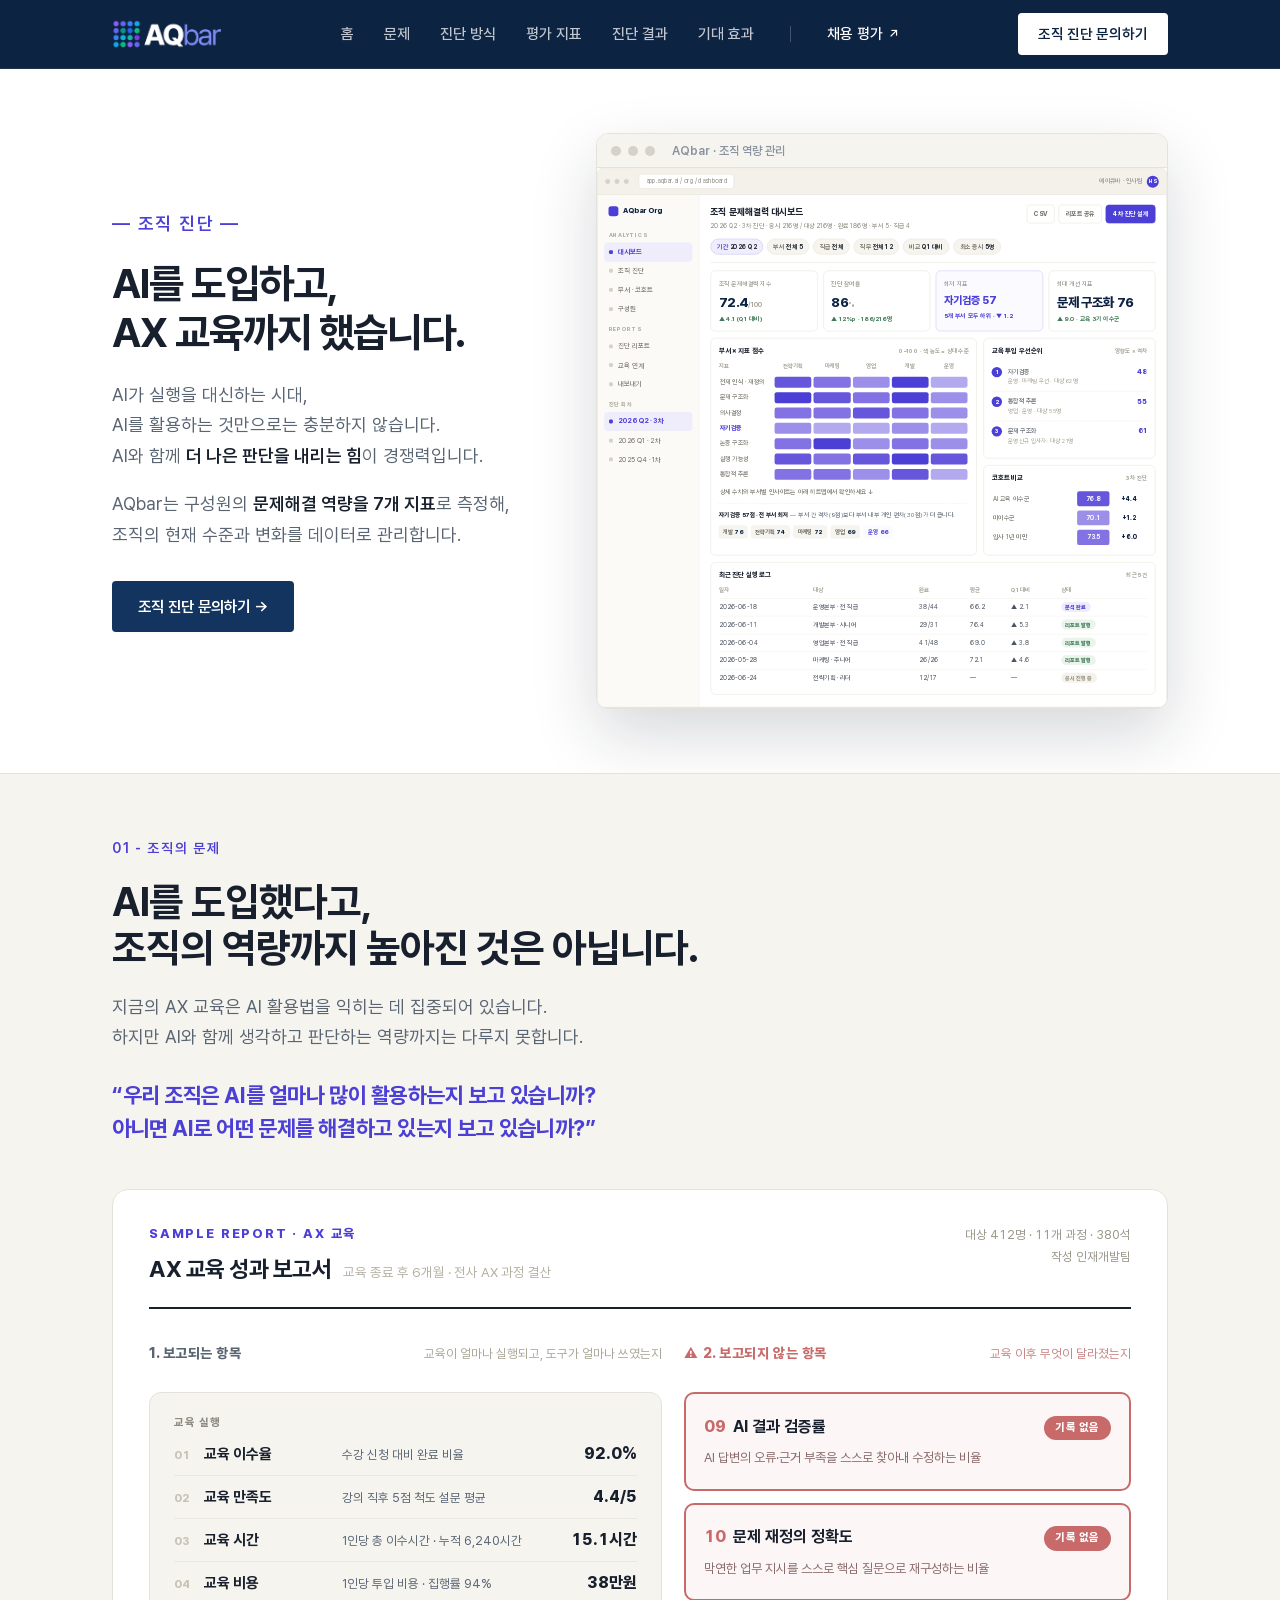
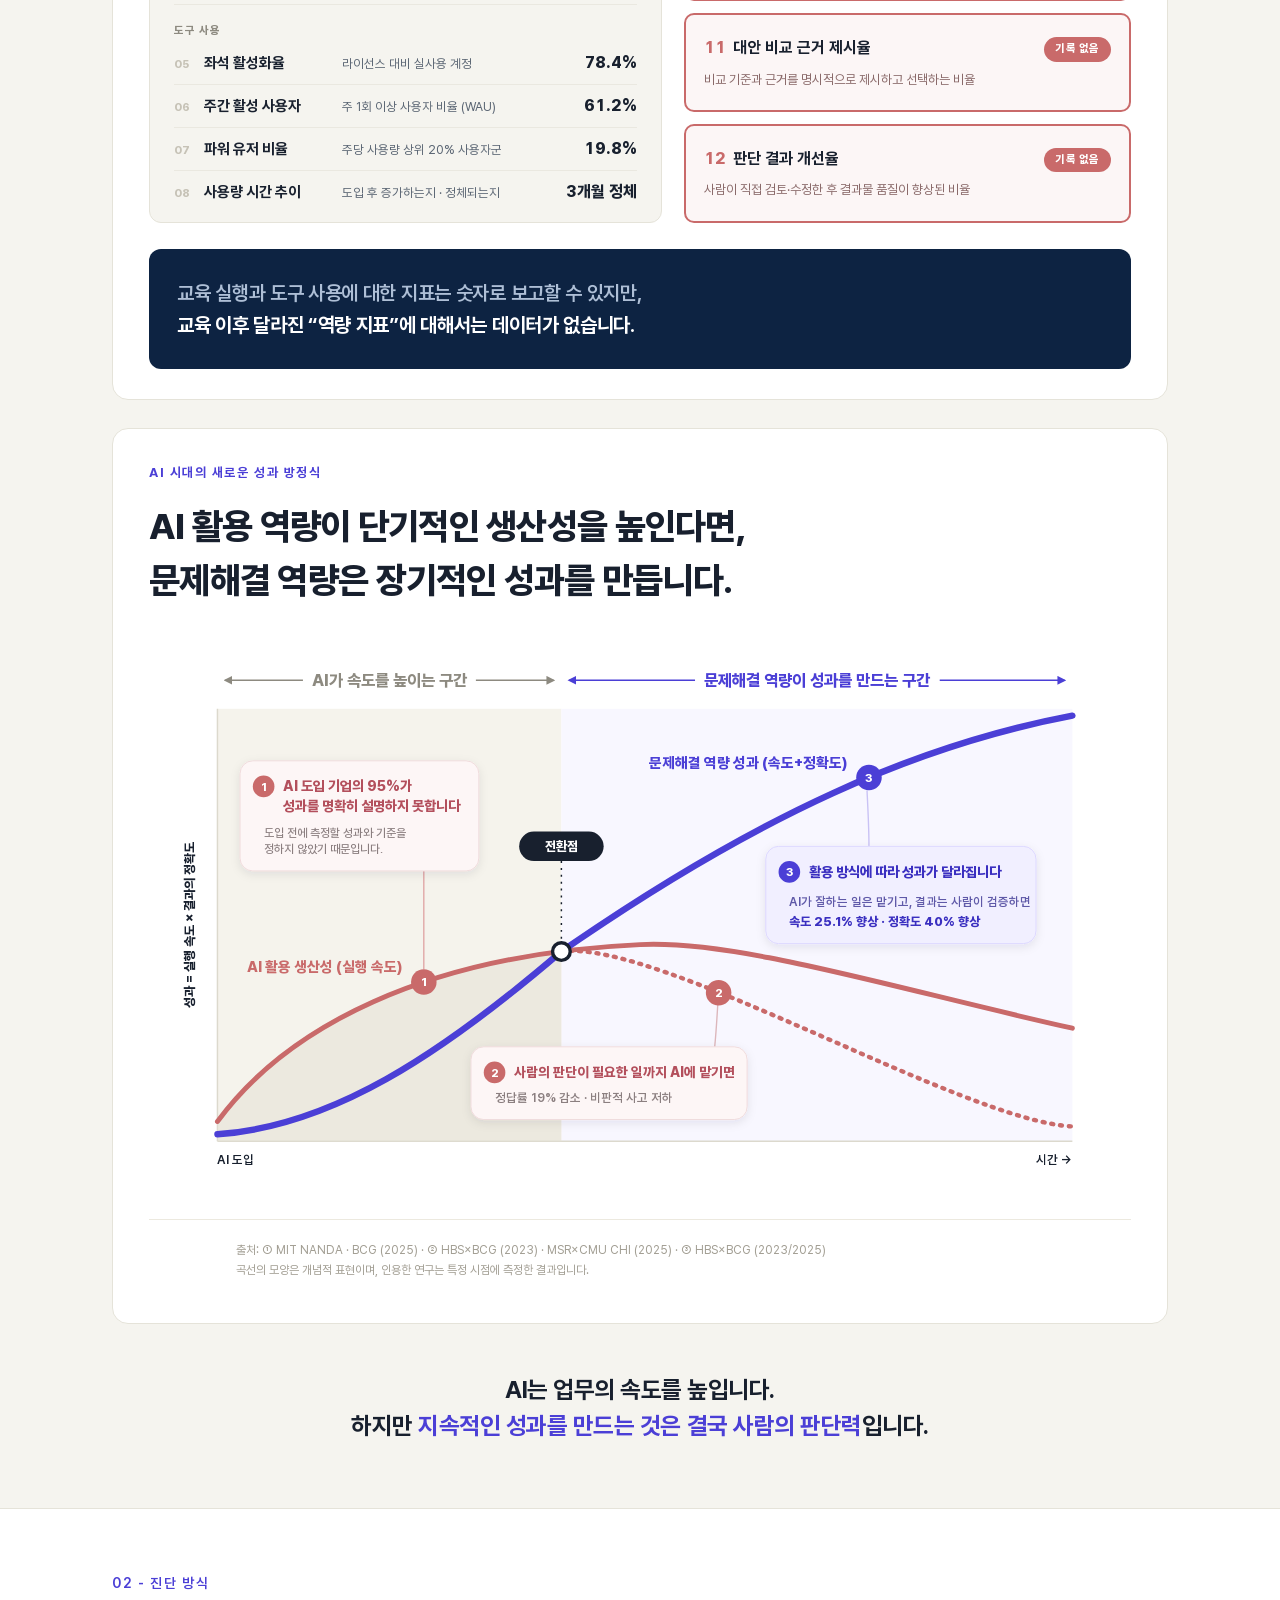
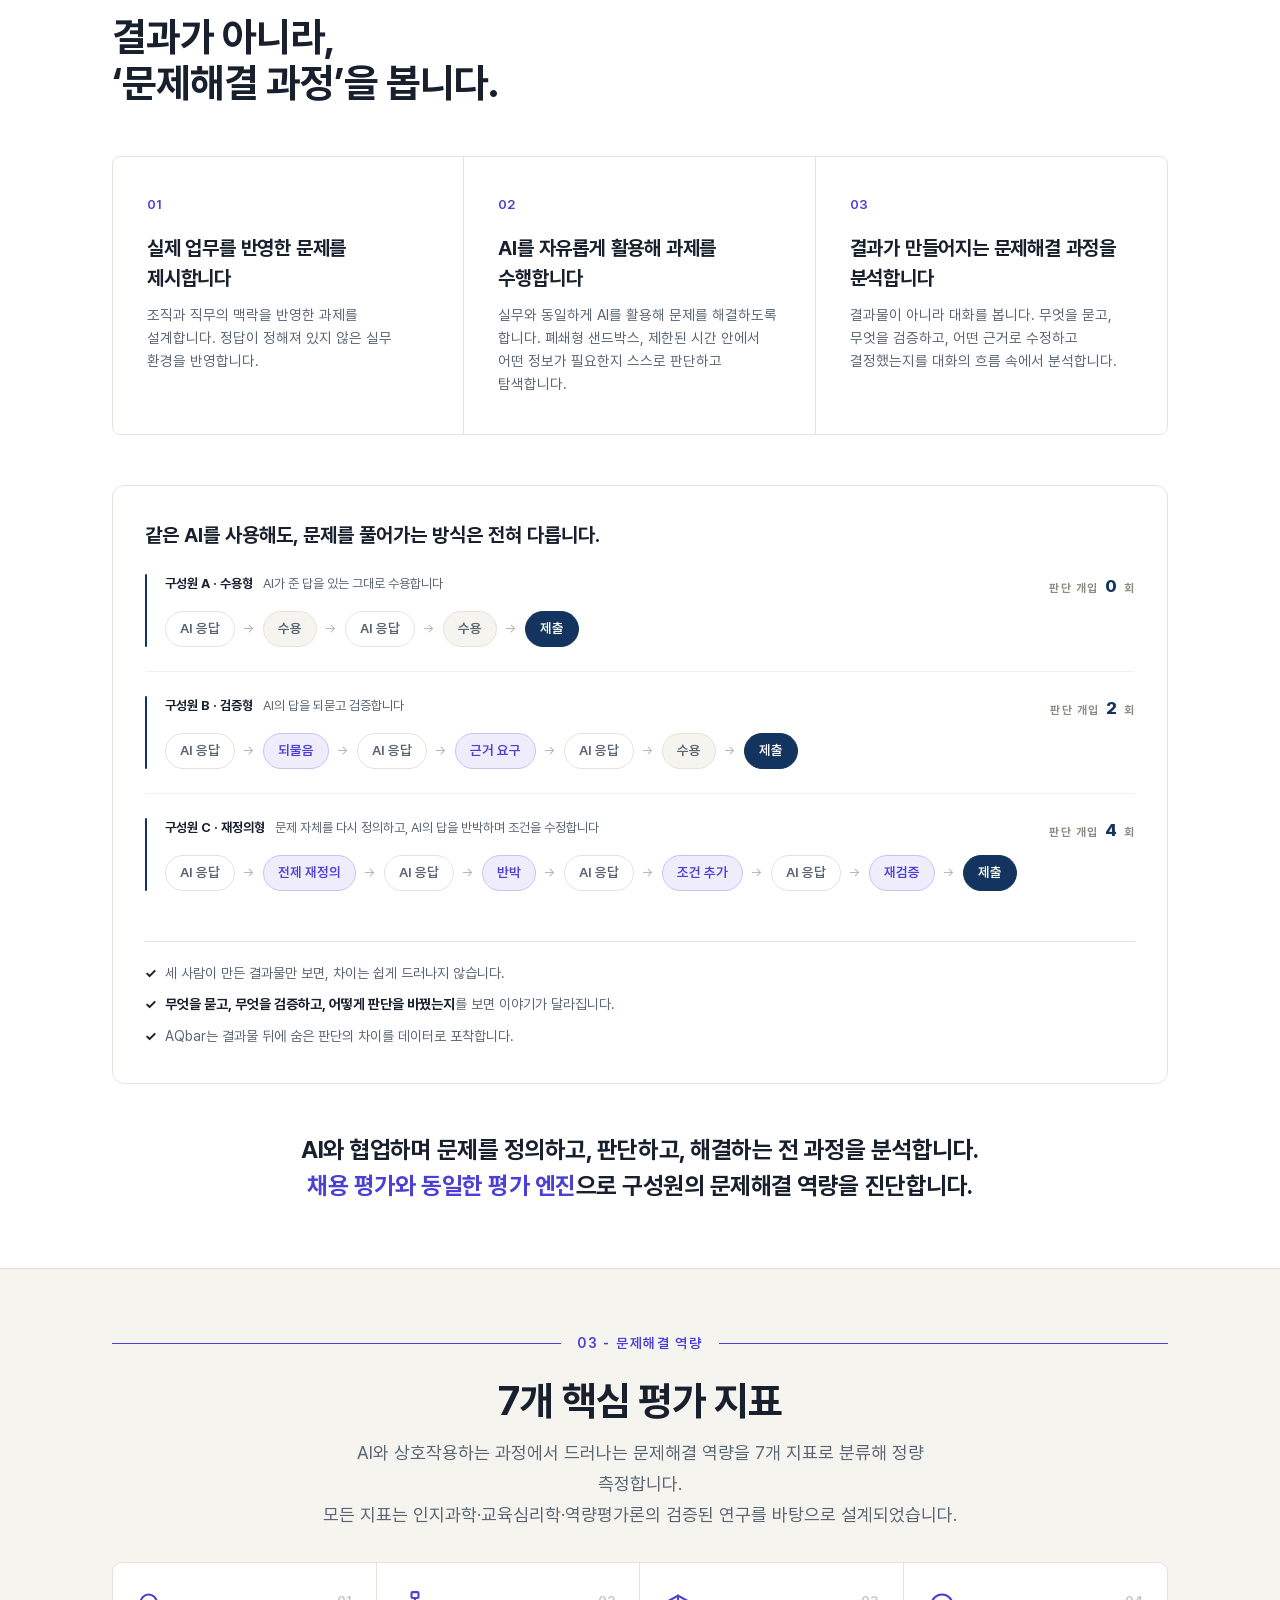
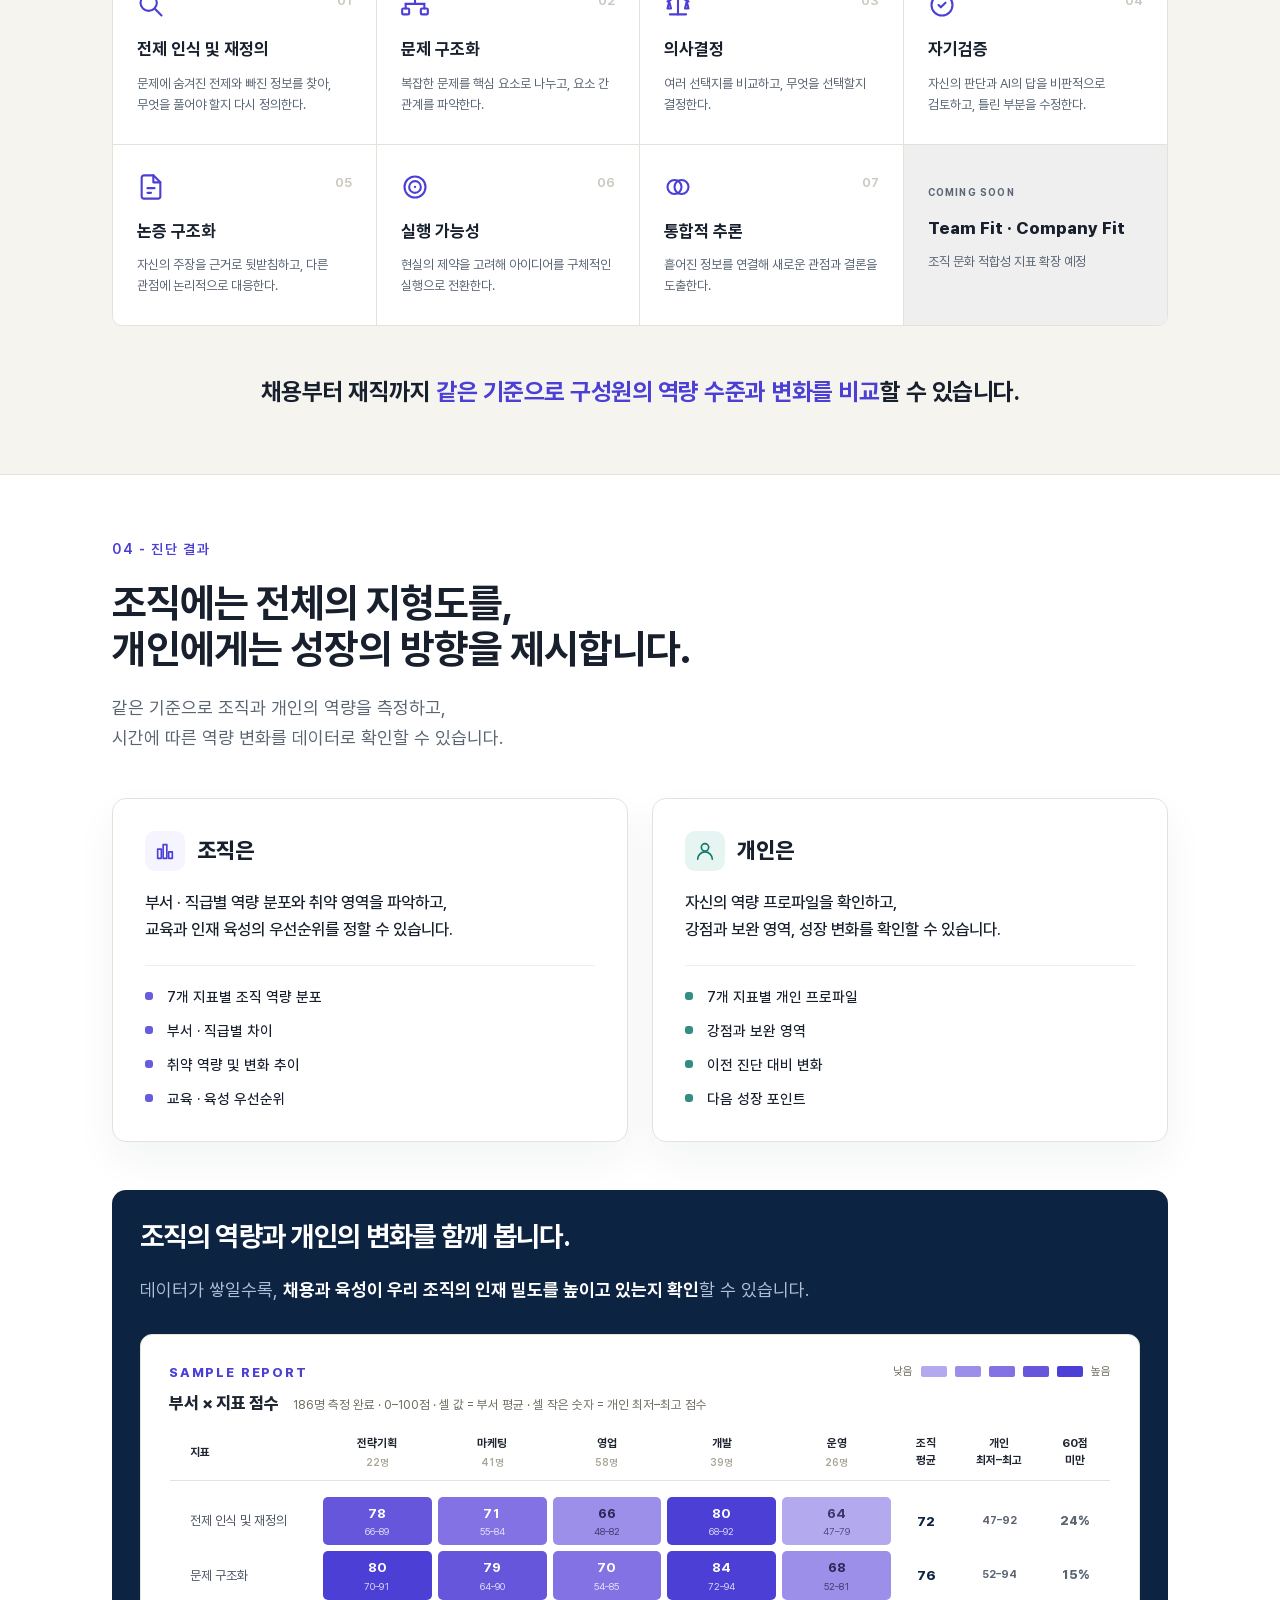
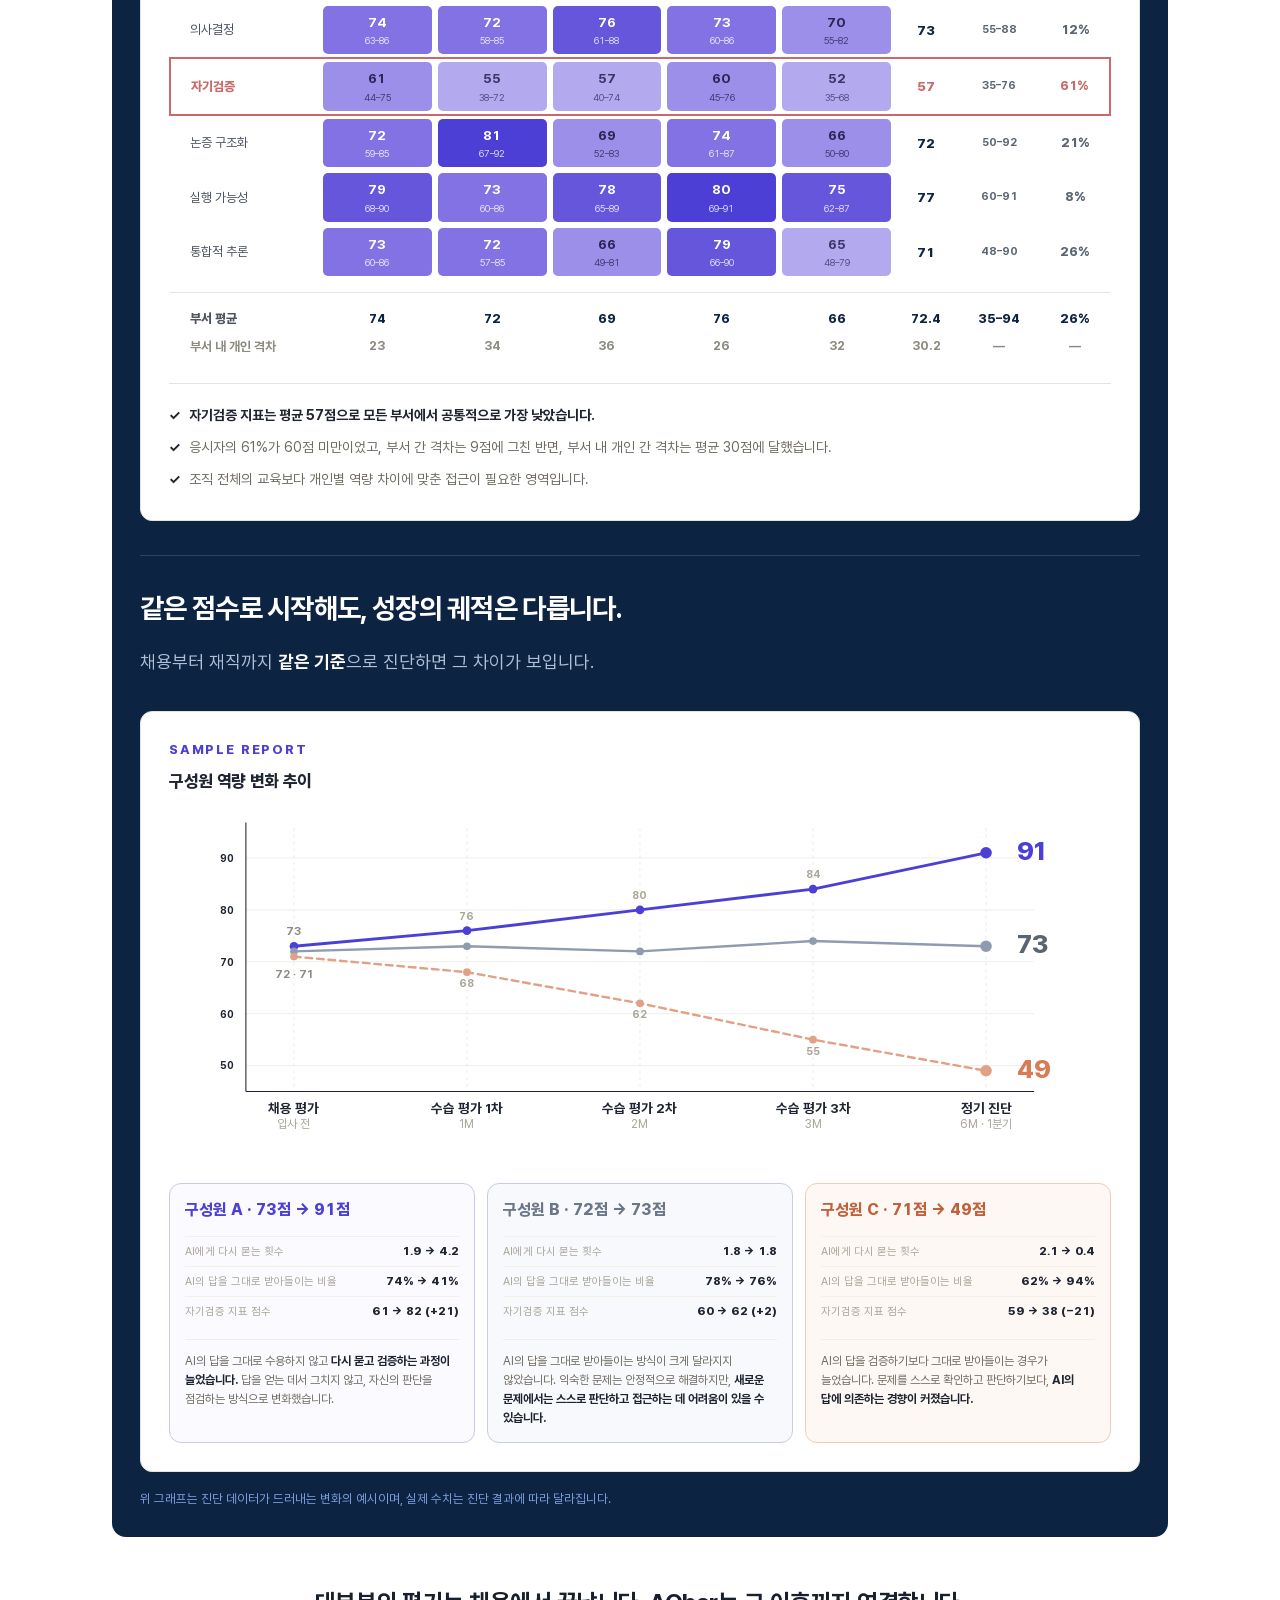
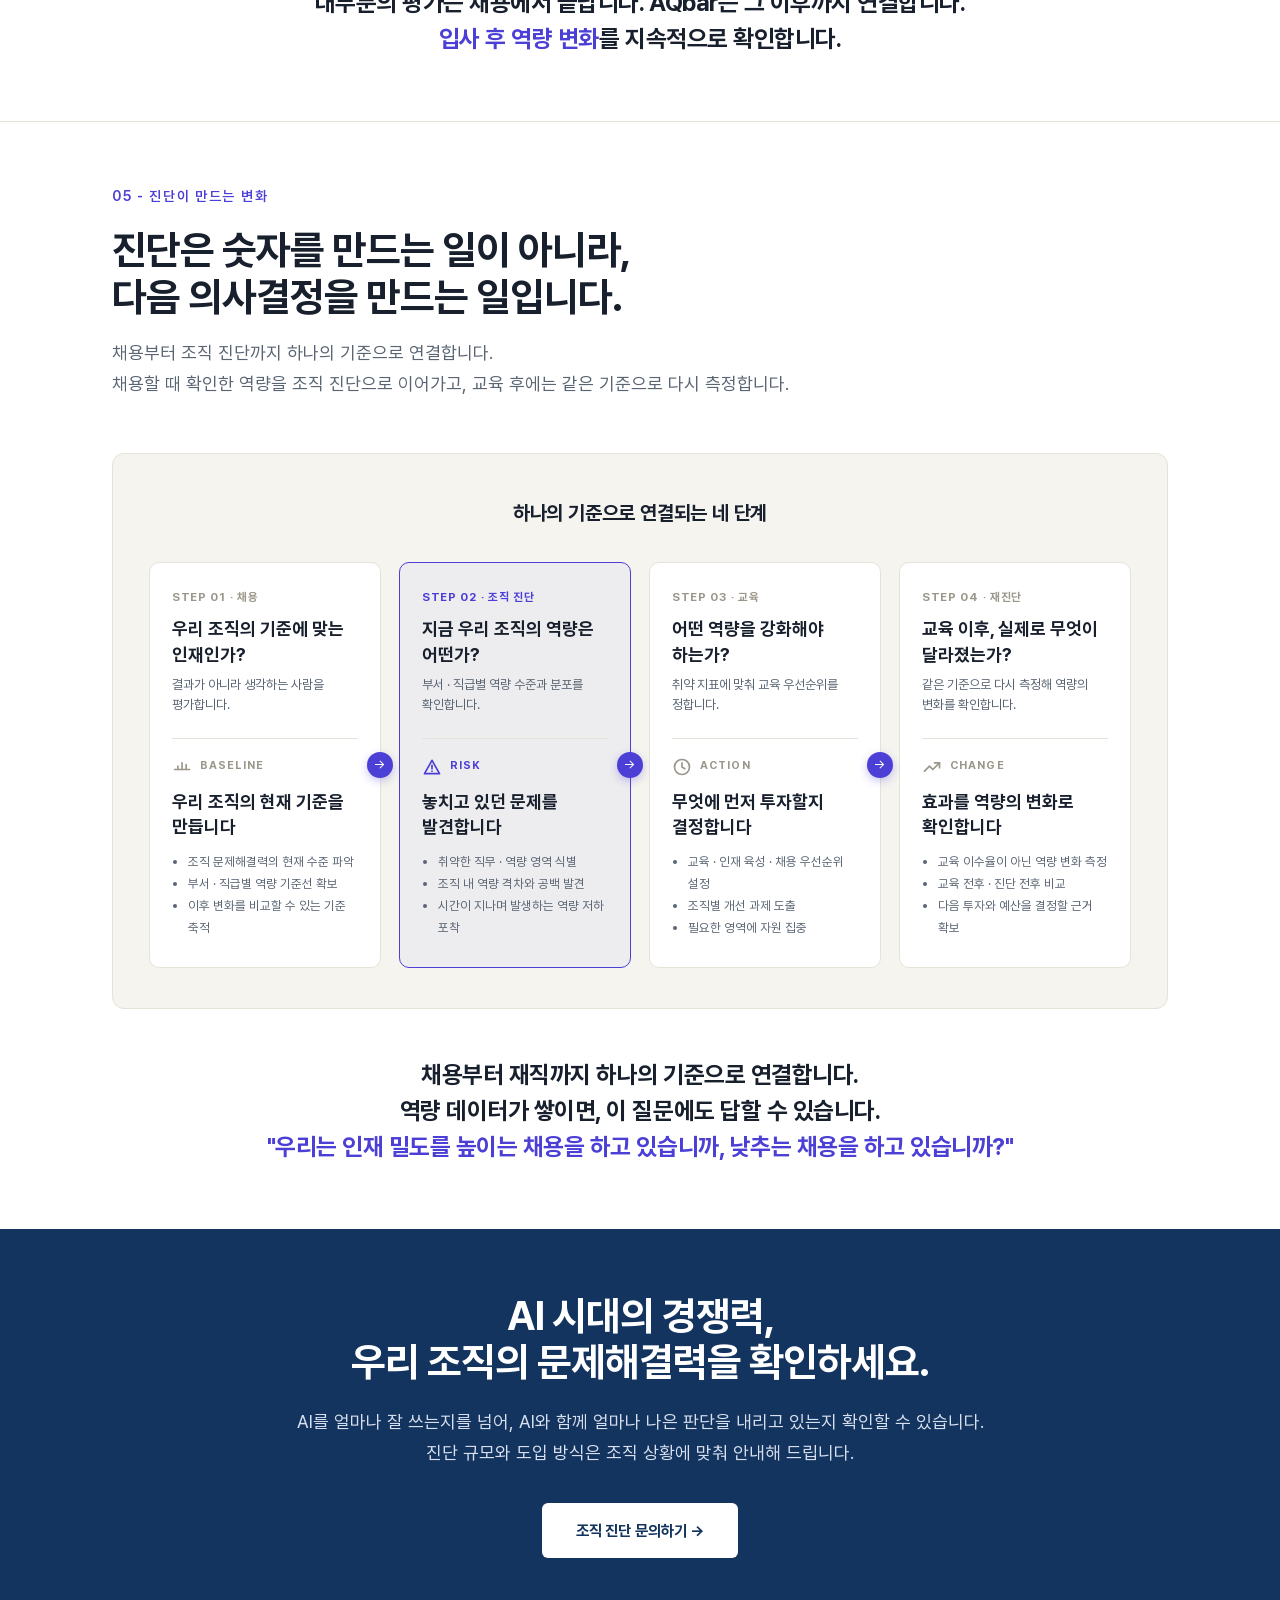
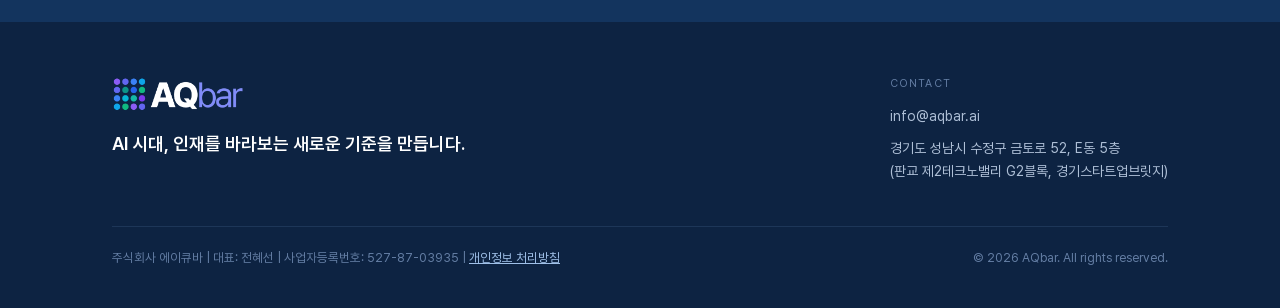
<file: diagnosis/index.html>
<!DOCTYPE html>
<html lang="ko"><head>
<!-- Google tag (gtag.js) -->
<script async="" src="https://www.googletagmanager.com/gtag/js?id=G-YD8F18L7QG"></script>
<script>
  window.dataLayer = window.dataLayer || [];
  function gtag(){dataLayer.push(arguments);}
  gtag('js', new Date());

  gtag('config', 'G-YD8F18L7QG');
</script>
<meta charset="UTF-8">
<meta name="viewport" content="width=device-width, initial-scale=1.0">
<meta name="format-detection" content="telephone=no">
<title>조직 역량 진단 | AQbar — AI를 도입한 우리 조직, 더 똑똑해지고 있을까요?</title>
<meta name="description" content="AI를 얼마나 많이 쓰는가가 아니라, AI와 함께 얼마나 잘 판단하는가. AQbar 조직진단은 구성원이 AI와 협업하는 과정에서 드러나는 문제해결능력을 채용과 동일한 7개 지표로 측정하고, 부서·직급·개인별 역량 변화를 데이터로 관리합니다.">
<link rel="canonical" href="https://aqbar.ai/diagnosis/">
<meta property="og:site_name" content="AQbar(에이큐바)">
<meta property="og:locale" content="ko_KR">
<meta property="og:title" content="조직 역량 진단 | AQbar — AI를 도입한 우리 조직, 더 똑똑해지고 있을까요?">
<meta property="og:description" content="AI를 얼마나 많이 쓰는가가 아니라, AI와 함께 얼마나 잘 판단하는가. AQbar 조직진단은 구성원이 AI와 협업하는 과정에서 드러나는 문제해결능력을 채용과 동일한 7개 지표로 측정하고, 부서·직급·개인별 역량 변화를 데이터로 관리합니다.">
<meta property="og:type" content="website">
<meta property="og:url" content="https://aqbar.ai/diagnosis/">
<meta property="og:image" content="https://aqbar.ai/assets/logo_2.png?v=2">
<meta property="og:image:secure_url" content="https://aqbar.ai/assets/logo_2.png?v=2">
<meta property="og:image:width" content="1296">
<meta property="og:image:height" content="346">
<meta name="twitter:card" content="summary_large_image">
<meta name="twitter:image" content="https://aqbar.ai/assets/logo_2.png?v=2">
<link rel="icon" href="/favicon.ico" sizes="any">
<link rel="icon" type="image/png" sizes="96x96" href="/favicon-96.png">
<link rel="icon" type="image/png" sizes="192x192" href="/favicon-192.png">
<link rel="apple-touch-icon" sizes="192x192" href="/favicon-192.png">
<link rel="stylesheet" as="style" href="/fonts/pretendard/pretendard.css">

<style>
  /* ================================================
     1. CSS VARIABLES — index.html 과 동일한 토큰
     ================================================ */
  :root {
    --primary:      #13345e;
    --primary-deep: #0d2342;
    --accent:       #4b3fd6;
    --ink:          #18202e;
    --muted:        #5a6573;
    --bg:           #ffffff;
    --bg-alt:       #f5f4ef;
    --border:       #e5e3d9;
    --sp:           64px;   /* section vertical padding */
    --gutter:       32px;    /* horizontal padding */
    --container:    1120px;  /* max content width */
    --nav-h:        68px;

    /* 딥네이비 섹션 위 팔레트 — index.html 05 도입효과 섹션과 동일 */
    --on-dark-label: #7f9fe0;
    --on-dark-body:  #aebfd6;
    --on-dark-rule:  #2f5286;

    /* 데이터 강조 — 단일 계열 2단계 (밝을수록 주목) */
    --chart-before:  #a8c4f5;
    --chart-after:   #5b7fbd;

    /* 히트맵 — 단일 계열 5단계 (낮음 → 높음) */
    --heat-1: #b3a9ee;
    --heat-2: #9c8fe9;
    --heat-3: #8272e3;
    --heat-4: #6656dc;
    --heat-5: #4b3fd6;
  }

  @media (max-width: 768px) {
    :root {
      --sp:     44px;
      --gutter: 20px;
    }
  }

  /* ================================================
     2. BASE RESET & BODY
     ================================================ */
  *, *::before, *::after { box-sizing: border-box; }
  html, body { margin: 0; padding: 0; }
  /* overflow-x 를 body 에도 주면 body 가 스크롤 컨테이너가 되어
     헤더의 position:sticky 가 화면이 아니라 body 기준이 되고, 결국 고정되지 않는다.
     가로 스크롤 차단은 html 에만 둔다. (홈페이지와 동일한 원칙) */
  html { overflow-x: hidden; }
  html { scroll-behavior: smooth; }
  body {
    font-family: 'Pretendard', 'Pretendard Variable', -apple-system, system-ui, sans-serif;
    -webkit-font-smoothing: antialiased;
    text-rendering: optimizeLegibility;
    color: var(--ink);
    background: var(--bg);
    line-height: 1.5;
    word-break: keep-all;   /* 한글 단어 중간에서 줄이 끊기지 않도록 */
  }
  ::selection { background: #d8d4f7; }
  img { max-width: 100%; }

  /* ================================================
     3. LAYOUT & TYPE UTILITIES
     ================================================ */
  .aq-wrap {
    max-width: var(--container);
    margin: 0 auto;
    padding: 0 var(--gutter);
  }
  .aq-sec {
    padding: var(--sp) var(--gutter);
    max-width: var(--container);
    margin: 0 auto;
  }
  .aq-h1 { font-size: clamp(32px, 5vw,  55px); line-height: 1.2;  letter-spacing: -0.025em; font-weight: 700; margin: 0; }
  .aq-h2 { font-size: clamp(24px, 3.4vw, 40px); line-height: 1.16; letter-spacing: -0.025em; font-weight: 700; margin: 0; }
  .aq-h3 { font-size: clamp(20px, 2.5vw,28px); line-height: 1.2;  letter-spacing: -0.02em;  font-weight: 700; margin: 0; }
  .aq-label {
    font-family: 'Pretendard', sans-serif;
    font-size: 14px; font-weight: 600;
    letter-spacing: .12em; color: var(--accent);
    text-transform: uppercase; margin-bottom: 20px;
  }
  .aq-accent { color: var(--accent); }
  .sr-only {
    position: absolute; width: 1px; height: 1px;
    padding: 0; margin: -1px; overflow: hidden;
    clip: rect(0,0,0,0); white-space: nowrap; border: 0;
  }

  /* 데스크톱에서만 적용되는 줄바꿈 */
  @media (max-width: 768px) {
    br.dg-br-lg { display: none; }
  }

  /* ================================================
     4. NAV
     ⚠️ 인라인 style 로 색을 지정하지 않는다.
        인라인 스타일은 :hover 규칙을 덮어써서 hover 가 죽는다.
     ================================================ */
  .dg-header {
    position: sticky; top: 0; z-index: 50;
    background: var(--primary-deep);
    border-bottom: 1px solid rgba(255,255,255,.08);
  }
  .dg-header__inner {
    max-width: var(--container);
    margin: 0 auto;
    padding: 0 var(--gutter);
    height: var(--nav-h);
    display: flex; align-items: center; justify-content: space-between;
    gap: 28px;
  }
  .dg-logo { display: flex; align-items: center; flex: none; line-height: 0; }
  .dg-logo img { height: 30px; width: auto; display: block; }

  .aq-nav-links {
    display: flex; align-items: center;
    gap: 30px;
    font-size: 15px; font-weight: 500;
  }
  .aq-nav-links a {
    color: rgba(255,255,255,.75);
    text-decoration: none;
    transition: color .15s;
    white-space: nowrap;
  }
  .aq-nav-links a:hover { color: #fff; }

  /* 세로 구분선 — 스크롤 이동 링크와 페이지 이동 링크의 성격을 나눈다 */
  .aq-nav-sep {
    width: 1px; height: 16px;
    background: rgba(255,255,255,.22);
    margin: 0 6px;
    flex: none;
  }
  /* 페이지 이동 링크 — 흰색 100% 로 한 단계 위에 둔다 */
  .aq-nav-links a.aq-nav-out { color: #fff; }
  .aq-nav-links a.aq-nav-out:hover { color: rgba(255,255,255,.75); }
  .aq-nav-out__arrow { font-size: 13px; margin-left: 1px; }

  .aq-nav-cta { display: flex; align-items: center; gap: 12px; flex: none; white-space: nowrap; }
  .aq-nav-cta a {
    font-size: 14.5px; font-weight: 600;
    color: var(--primary-deep); text-decoration: none;
    padding: 10px 20px; background: #fff; border-radius: 4px;
    transition: background .15s;
  }
  .aq-nav-cta a:hover { background: #c7d6ef; }

  .aq-nav-toggle {
    display: none;
    background: none;
    border: 1.5px solid rgba(255,255,255,.3);
    border-radius: 6px;
    cursor: pointer;
    padding: 7px 10px;
    color: #fff;
    flex-direction: column;
    gap: 5px;
    flex: none;
  }
  .aq-nav-toggle span {
    display: block; width: 18px; height: 2px;
    background: currentColor; border-radius: 1px;
    transition: transform .22s ease, opacity .18s ease;
  }
  .aq-nav-toggle[aria-expanded="true"] span:nth-child(1) { transform: translateY(7px) rotate(45deg); }
  .aq-nav-toggle[aria-expanded="true"] span:nth-child(2) { opacity: 0; transform: scaleX(0); }
  .aq-nav-toggle[aria-expanded="true"] span:nth-child(3) { transform: translateY(-7px) rotate(-45deg); }

  @media (max-width: 920px) {
    .aq-nav-links {
      display: none;
      position: absolute;
      top: var(--nav-h); left: 0; right: 0;
      background: var(--primary-deep);
      flex-direction: column; align-items: stretch;
      gap: 0;
      padding: 4px 0 12px;
      border-bottom: 1px solid rgba(255,255,255,.1);
      z-index: 49;
    }
    .aq-nav-links.open { display: flex; }
    .aq-nav-links a    { padding: 13px 24px; font-size: 15px; }
    .aq-nav-sep        { display: none; }
    .aq-nav-toggle     { display: flex; }
    .aq-nav-cta        { display: none; }
  }

  /* ================================================
     5. BUTTONS
     ================================================ */
  .dg-btn {
    display: inline-block;
    font-size: 15.5px; font-weight: 600;
    text-decoration: none; border-radius: 4px;
    padding: 14px 26px;
    transition: background .15s, border-color .15s;
  }
  .dg-btn--primary { color: #fff; background: var(--primary); }
  .dg-btn--primary:hover { background: var(--primary-deep); }
  /* ================================================
     6. HERO
     ================================================ */
  .dg-hero {
    background: var(--bg);
    border-bottom: 1px solid var(--border);
    position: relative; overflow: hidden;
  }
  .dg-hero__eyebrow {
    display: inline-flex; align-items: center; gap: 8px;
    margin-bottom: 26px;
  }
  .dg-hero__eyebrow span.txt {
    font-size: 18px; font-weight: 600;
    letter-spacing: .1em; color: var(--accent);
    text-transform: uppercase;
  }
  .dg-hero h1 { max-width: 1050px; margin: 10px auto; }
  .dg-hero__sub {
    margin: 28px auto 0; max-width: 760px;
  }
  .dg-hero__sub p {
    margin: 0; font-size: 20px; line-height: 1.75; color: var(--muted);
  }
  .dg-hero__sub p + p { margin-top: 18px; }
  .dg-hero__actions {
    display: flex; gap: 12px; justify-content: center; margin-top: 34px;
  }

  @media (max-width: 768px) {
    .dg-hero__eyebrow span.txt { font-size: 14px; }
    .dg-hero__actions     { flex-direction: column; align-items: stretch; }
    .dg-hero__actions a   { text-align: center; }
  }

  /* ================================================
     7. §01 — 말줄 스택 (카드 그리드 폐기)
     ================================================ */
  .dg-sec--alt { background: var(--bg-alt); }

  .dg-sechead { max-width: 720px; margin-bottom: 44px; }
  .dg-sechead h2 { margin: 0; }
  .dg-lead {
    margin: 20px 0 0;
    font-size: 18px; line-height: 1.7; color: var(--muted);
  }

  @media (max-width: 768px) {
    .dg-sechead      { margin-bottom: 32px; }
    .dg-lead         { font-size: 15px; }
    .dg-01-quote     { font-size: 15px !important; }
    .aq-label        { font-size: 12.5px !important; }
  }

  section[id] { scroll-margin-top: 120px; }

  /* ================================================
     10. §04 — 진단 방식
     ================================================ */
  .dg-steps {
    display: grid; grid-template-columns: repeat(3, 1fr); gap: 0;
    margin-top: 50px;
    border: 1px solid var(--border); border-radius: 8px; overflow: hidden;
    background: #fff;
  }
  .dg-step { padding: 38px 34px; border-right: 1px solid var(--border); }
  .dg-steps .dg-step:last-child { border-right: none; }
  .dg-step__no { font-size: 13px; font-weight: 600; color: var(--accent); }
  .dg-step h3  { margin: 18px 0 0; font-size: 20px; font-weight: 700; letter-spacing: -.01em; }
  .dg-step p   { margin: 10px 0 0; font-size: 14.5px; line-height: 1.6; color: var(--muted); }
  .dg-step ul  {
    margin: 14px 0 0; padding-left: 17px;
    font-size: 13.5px; line-height: 1.8; color: var(--muted);
  }

  /* ---- 판단 궤적 도식 (SVG 아님 — 좁은 화면에서 자연스럽게 줄바꿈) ---- */
  .dg-traj {
    margin-top: 50px; padding: 34px 32px;
    background: #fff; border: 1px solid var(--border); border-radius: 12px;
  }
  .dg-traj__title { font-size: 20px; font-weight: 700; color: var(--ink); }
  .dg-traj-row { position: relative; margin-top: 0; padding: 24px 0 24px 20px; }
  .dg-traj-row::before {
    content: ''; position: absolute; left: 0; top: 24px; bottom: 24px;
    width: 2px; border-radius: 2px; background: var(--primary);
  }
  .dg-traj-row + .dg-traj-row { border-top: 1px solid #f2f0e9; }
  .dg-traj-who { display: flex; align-items: baseline; gap: 10px; flex-wrap: wrap; margin-bottom: 12px; }
  .dg-traj-tag { font-size: 13px; font-weight: 700; color: var(--ink); }
  .dg-traj-note{ font-size: 13px; color: var(--muted); }
  .dg-traj-count{
    margin-left: auto; flex: none; align-self: center;
    display: inline-flex; align-items: baseline; gap: 7px;
    font-size: 11.5px; font-weight: 700; letter-spacing: .1em;
    color: #8d8a80; text-transform: uppercase;
    background: none; border: none; border-radius: 0; padding: 0;
  }
  .dg-traj-count b{
    font-size: 17px; font-weight: 800; letter-spacing: -.02em;
    color: var(--primary); font-variant-numeric: tabular-nums;
  }
  .dg-traj-flow{ display: flex; flex-wrap: wrap; align-items: center; gap: 8px; }
  .dg-node {
    font-size: 13.5px; font-weight: 600; line-height: 1;
    padding: 10px 14px; border-radius: 100px;
    border: 1px solid var(--border); background: var(--bg-alt); color: var(--muted);
    white-space: nowrap;
  }
  .dg-node--ai   { background: #fff; color: var(--muted); }
  .dg-node--judge{ background: #efedfb; border-color: #c9c2f2; color: var(--accent); }
  .dg-node--end  { background: var(--primary); border-color: var(--primary); color: #fff; }
  .dg-arrow { font-size: 13px; color: #b9b6ab; line-height: 1; }

  .dg-emph {
    margin-top: 48px;
  }
  .dg-emph p {
    margin: 0; font-size: 24px; font-weight: 700; line-height: 1.5;
    letter-spacing: -.02em; color: var(--ink); text-align: center;
  }
  .dg-emph p span { color: var(--accent); }

  /* ================================================
     11. §05 — 진단 결과물
     ================================================ */
  .dg-deliver { display: grid; grid-template-columns: 1fr 1fr; gap: 24px; }
  .dg-deliver-card {
    position: relative;
    background: #fff; border: 1px solid var(--border); border-radius: 14px;
    padding: 32px 32px 32px; display: flex; flex-direction: column;
    box-shadow: 0 18px 40px rgba(24,32,46,.05);
  }
  .dg-deliver-card__head { display: flex; align-items: center; gap: 12px; margin-bottom: 18px; }
  .dg-deliver-card__icon {
    display: flex; align-items: center; justify-content: center; flex: none;
    width: 40px; height: 40px; border-radius: 10px; background: #f5f4ff;
  }
  .dg-deliver-card__who { font-size: 22px; font-weight: 800; color: var(--ink); letter-spacing: -.01em; }
  .dg-deliver-card__desc { margin: 0; font-size: 16.5px; line-height: 1.65; color: var(--ink); font-weight: 500; }
  .dg-deliver-card ul {
    margin: 22px 0 0; padding: 20px 0 0; border-top: 1px solid #f0eee6;
    list-style: none; font-size: 14.5px; line-height: 1.5; color: var(--ink); font-weight: 500;
    display: flex; flex-direction: column; gap: 12px;
  }
  .dg-deliver-card li { position: relative; padding-left: 22px; }
  .dg-deliver-card li::before {
    content: ''; position: absolute; left: 0; top: 6px; width: 8px; height: 8px;
    border-radius: 3px; background: var(--accent); opacity: .85;
  }
  .dg-deliver-card--l .dg-deliver-card__icon { background: #e6f5f1; }
  .dg-deliver-card--l li::before { background: #0f7a6b; }
  .dg-deliver-card__foot {
    margin-top: auto; padding-top: 22px;
    font-size: 13.5px; color: var(--muted);
  }

  /* ---- 히트맵 (HTML 그리드 — 라벨 크기가 화면 폭에 영향받지 않도록) ---- */
  .dg-heat-wrap {
    margin-top: 48px; padding: 32px;
    background: #fff; border: 1px solid var(--border); border-radius: 12px;
  }
  @media (max-width: 768px) {
    .dg-steps      { grid-template-columns: 1fr; margin-top: 32px; }
    .dg-step       { border-right: none; border-bottom: 1px solid var(--border); padding: 28px 24px; }
    .dg-steps .dg-step:last-child { border-bottom: none; }
    .dg-traj       { margin-top: 32px; padding: 24px 20px; }
    .dg-emph       { margin-top: 36px; }
    .dg-emph p     { font-size: 17px; }
    .dg-deliver    { grid-template-columns: 1fr; }
    .dg-deliver-card { padding: 26px 22px; }
    .dg-heat-wrap  { margin-top: 32px; padding: 22px 18px; }
  }
  /* ================================================
     12. §06 — 진단 기대효과 (딥네이비)
     ================================================ */
  .dg-flow { margin-top: 54px; background: var(--bg-alt); border: 1px solid var(--border); border-radius: 12px; padding: 44px 36px 40px; }
  .dg-flow-cap { margin: 0 0 34px; text-align: center; font-size: 20px; font-weight: 700; color: var(--ink); letter-spacing: -.01em; }
  .dg-flow-grid { display: grid; grid-template-columns: repeat(4, 1fr); gap: 18px; }
  .dg-flow-col {
    position: relative; display: flex; flex-direction: column;
    background: #fff; border: 1px solid var(--border); border-radius: 10px;
    padding: 26px 22px 28px;
  }
  .dg-flow-col--key { background: rgba(75,63,214,.045); border-color: var(--accent); }
  .dg-flow-step__no { font-size: 11.5px; font-weight: 700; letter-spacing: .06em; color: #9a9689; text-transform: uppercase; }
  .dg-flow-col--key .dg-flow-step__no { color: var(--accent); }
  .dg-flow-q { margin: 10px 0 0; font-size: 18px; font-weight: 700; line-height: 1.4; color: var(--ink); min-height: 46px; }
  .dg-flow-desc { margin: 8px 0 0; font-size: 13px; line-height: 1.55; color: var(--muted); min-height: 41px; }
  .dg-flow-div { margin: 22px 0 18px; border-top: 1px solid var(--border); }
  .dg-flow-impact-label { display: flex; align-items: center; gap: 8px; font-size: 11px; font-weight: 700; letter-spacing: .1em; color: #9a9689; }
  .dg-flow-col--key .dg-flow-impact-label { color: var(--accent); }
  .dg-flow-col h4 { margin: 12px 0 0; font-size: 18px; font-weight: 700; line-height: 1.4; color: var(--ink); }
  .dg-flow-col ul { margin: 12px 0 0; padding-left: 16px; color: var(--muted); font-size: 12.5px; line-height: 1.75; }
  .dg-flow-arrow {
    position: absolute; right: -13px; top: 50%; z-index: 2; transform: translateY(-50%);
    width: 26px; height: 26px; border-radius: 50%; background: var(--accent); color: #fff;
    display: flex; align-items: center; justify-content: center; font-size: 13px; line-height: 1;
    box-shadow: 0 3px 8px rgba(75,63,214,.3);
  }


  /* ================================================
     16. v4 ADDITIONS
     ================================================ */

  /* §01 신호 스캔 — AX 교육 성과 보고서 */
  .dg-scan { position:relative; margin-top:28px; background:#fff; border:1px solid var(--border); border-radius:16px; padding:34px 36px 30px; overflow:hidden; }

  .dg-scan__hd { position:relative; display:flex; align-items:flex-start; justify-content:space-between; gap:20px; flex-wrap:wrap; padding-bottom:20px; border-bottom:2px solid var(--ink); }
  .dg-scan__hd b { display:block; font-size:13px; font-weight:800; letter-spacing:.14em; color:var(--accent); margin-bottom:9px; }
  .dg-scan__ttl { display:flex; align-items:baseline; gap:12px; flex-wrap:wrap; }
  .dg-scan__ttl h3 { margin:0; font-size:23px; font-weight:700; letter-spacing:-.02em; color:var(--ink); }
  .dg-scan__ttl span { font-size:13.5px; color:#b5b1a4; }
  .dg-scan__meta { text-align:right; font-size:12.5px; line-height:1.8; color:#9a9689; font-variant-numeric:tabular-nums; }

  .dg-scan__sec { position:relative; display:flex; align-items:baseline; justify-content:space-between; gap:14px; flex-wrap:wrap; margin:26px 0 14px; }
  .dg-scan__sec b { font-size:14px; font-weight:800; letter-spacing:.04em; color:var(--muted); }
  .dg-scan__sec span { font-size:12.5px; color:#a9a598; }
  .dg-scan__note { position:relative; margin-top:26px; padding:28px; background:var(--primary-deep); border-radius:12px; }
  .dg-scan__note p { margin:0; font-size:clamp(17px,2vw,20px); font-weight:600; line-height:1.6; letter-spacing:-.015em; color:var(--on-dark-body); }
  .dg-scan__note p strong { color:#fff; font-weight:700; }

  @media (max-width:860px) {
    .dg-scan { padding:26px 20px 24px; }
    .dg-scan__hd { flex-direction:column; }
    .dg-scan__meta { text-align:left; }
  }

  /* §01 신호 스캔 — 버전 B (좌: 보고되는 8항목 통합 리스트 / 우: 보고되지 않는 항목 경고형) */
  .dg-scan-vlabel { text-align:center; font-size:12px; font-weight:800; letter-spacing:.14em; color:#a9a598; margin:0 0 12px; text-transform:uppercase; }
  .dg-scan--b { margin-top:14px; }
  .dg-scanb-grid { position:relative; display:grid; grid-template-columns:1.15fr 1fr; gap:22px; margin-top:8px; align-items:stretch; }
  .dg-scanb-col { display:flex; flex-direction:column; }
  .dg-scan__sec--warn b { color:#c96a6a; }
  .dg-scan__sec--warn span { color:#c98484; }
  .dg-scanb-left { flex:1; margin-top:14px; background:var(--bg-alt); border:1px solid var(--border); border-radius:12px; padding:22px 24px 16px; }
  .dg-scanb-cat { font-size:11px; font-weight:800; letter-spacing:.1em; color:#8d8a80; margin:18px 0 2px; }
  .dg-scanb-cat:first-of-type { margin-top:0; padding-top:0; border-top:none; }
  .dg-scanb-row { display:grid; grid-template-columns:20px 128px 1fr auto; gap:6px 10px; align-items:baseline; padding:9px 0; border-bottom:1px solid #eae8e0; }
  .dg-scanb-left .dg-scanb-row:last-child { border-bottom:none; padding-bottom:2px; }
  .dg-scanb-row i { font-style:normal; font-size:11px; font-weight:800; color:#c6c2b6; font-variant-numeric:tabular-nums; }
  .dg-scanb-row b { font-size:15px; font-weight:700; color:var(--ink); }
  .dg-scanb-row small { font-size:12.5px; color:var(--muted); }
  .dg-scanb-row em { font-style:normal; text-align:right; font-size:16px; font-weight:800; color:var(--ink); font-variant-numeric:tabular-nums; white-space:nowrap; }
  .dg-scanb-warns { flex:1; margin-top:14px; display:flex; flex-direction:column; gap:12px; }
  .dg-scanb-warn { flex:1; display:flex; flex-direction:column; justify-content:center; border:2px solid #c96a6a; border-radius:10px; background:rgba(201,106,106,.06); padding:16px 18px 15px; }
  .dg-scanb-warn-hd { display:flex; align-items:flex-start; justify-content:space-between; gap:10px; margin-bottom:8px; }
  .dg-scanb-warn-hd h4 { margin:0; font-size:16px; font-weight:700; line-height:1.4; color:var(--ink); }
  .dg-scanb-warn-hd h4 b { font-weight:800; color:#c96a6a; margin-right:7px; font-variant-numeric:tabular-nums; }
  .dg-scanb-warn-tag { flex:none; font-size:11px; font-weight:800; letter-spacing:.05em; color:#fff; background:#c96a6a; padding:4px 11px; border-radius:999px; }
  .dg-scanb-warn p { margin:0; font-size:13px; line-height:1.55; color:#8a6a6a; }
  @media (max-width:860px) {
    .dg-scanb-grid { grid-template-columns:1fr; }
    .dg-scanb-row {
      grid-template-columns:18px 1fr auto;
      grid-template-areas:"no label value" ". desc desc";
      row-gap:2px; column-gap:8px;
    }
    .dg-scanb-row i { grid-area:no; }
    .dg-scanb-row b { grid-area:label; }
    .dg-scanb-row small { grid-area:desc; }
    .dg-scanb-row em { grid-area:value; text-align:right; margin-left:8px; }
  }

  /* §01 성과 방정식 (AI 활용 역량 vs 문제해결 역량) */
  .dg-eq { margin-top:28px; padding:34px 36px 30px; background:#fff; border:1px solid var(--border); border-radius:16px; }
  .dg-eq__label { display:flex; align-items:center; gap:10px; font-size:13px; font-weight:700; letter-spacing:.12em; color:var(--accent); text-transform:uppercase; }
  .dg-eq__headline { margin:18px 0 0; font-size:36px; font-weight:800; line-height:1.5; letter-spacing:-.02em; color:var(--ink); max-width:640px; }
  .dg-eq__headline span { color:var(--accent); }
  .dg-eq__chart { margin-top:32px; }
  .dg-eq__chart svg { width:100%; height:auto; display:block; }
  @media (min-width: 769px) {
    .dg-eq__chart { margin-left:-20px; margin-right:-20px; }
  }
  .dg-eq__disclaimer { margin-top:28px; padding-top:20px; border-top:1px solid #ece9df; font-size:12px; line-height:1.7; color:#a29e93; }

  /* §05 데이터 스토리 */
  .dg-story { margin-top:60px; padding:28px; background:var(--primary-deep); border-radius:14px; color:#fff; }
  .dg-story__head h3 { margin:0; font-size:clamp(20px,2.5vw,28px); font-weight:700; line-height:1.35; letter-spacing:-.025em; color:#fff; }
  .dg-story__head p { margin:18px 0 0; font-size:18px; line-height:1.75; color:var(--on-dark-body); }
  .dg-story__head p strong { color:#fff; font-weight:700; }
  .dg-story__cap { margin:18px 0 0; font-size:12.5px; color:var(--on-dark-label); }

  @media (max-width: 768px) {
    .dg-eq { margin-top:24px; padding:26px 20px 22px; }
    .dg-eq__headline { font-size:18px; font-weight:700; }
    .dg-eq__disclaimer { padding-left:0 !important; }
    .dg-story      { margin-top:40px; border-radius:12px; }
    .dg-story__head p { font-size:15px; }
    .dg-flow { margin-top:36px; padding:32px 20px 28px; border-radius:10px; }
    .dg-flow-grid { grid-template-columns:1fr; gap:16px; }
    .dg-flow-desc { min-height:0; }
    .dg-flow-q { min-height:0; }
    .dg-flow-arrow{ right:auto; left:50%; top:auto; bottom:-21px; transform:translateX(-50%) rotate(90deg); box-shadow:0 3px 8px rgba(75,63,214,.3); }
    /* 채용 페이지에서 이식한 컴포넌트 반응형 */
    .aq-life-row        { grid-template-columns:1fr !important; gap:4px !important; }
    .aq-life-arrow      { justify-content:center; transform:rotate(90deg); padding:4px 0 !important; }
    .aq-method-evidence { grid-template-columns:1fr !important; }
  }

  /* HERO 스플릿 (v3 이식) */
  .dg-hero__split { max-width:1120px; margin:0 auto; padding:var(--sp) var(--gutter); display:grid; grid-template-columns:0.86fr 1.14fr; gap:52px; align-items:center; }
  .dg-hero__left { text-align:left; }
  .dg-hero__left .aq-h1 { margin:0; font-size:clamp(26px,3.2vw,42px); }
  .dg-hero__left .dg-hero__eyebrow { margin-bottom:22px; }
  .dg-hero__left .dg-hero__sub { margin:22px 0 0; max-width:540px; }
  .dg-hero__left .dg-hero__sub p { text-align:left; font-size:18px; line-height:1.7; }
  .dg-hero__left .dg-hero__actions { justify-content:flex-start; margin-top:30px; }
  .dg-hero__right { min-width:0; }
  .dg-win__bar { height:34px; background:#f5f4ef; border-bottom:1px solid #e5e3d9; display:flex; align-items:center; gap:7px; padding:0 14px; }
  .dg-win__bar span { width:10px; height:10px; border-radius:50%; background:#d5d2c9; }
  .dg-win__bar em { margin-left:10px; font-style:normal; font-size:12px; color:#8b93a0; font-weight:600; }
  /* 히어로 대시보드 목업 — 실제 라이브 마크업을 축소해서 보여줌 (스크린샷 아님) */
  .dg-win__stage {
    overflow: hidden;
    width: 100%;
    border-radius:12px; border:1px solid #e5e3d9; box-shadow:0 26px 64px rgba(24,32,46,.17); background:#fff;
  }
  .dg-win__view {
    position: relative; overflow: hidden;
    width: 100%;
    /* JS 실행 전 기본값(모바일 기준) — fitDgHero() 가 정확한 값으로 갱신함 */
    height: 317px;
  }
  .dg-win__scale {
    transform-origin: top left;
    width: 1040px;
    transform: scale(0.322);
  }
  @media (min-width: 901px) {
    .dg-win__view { height: 456px; }
    .dg-win__scale { transform: scale(0.4635); }
  }
  /* 히트맵 표 — 좁은 화면에서 잘리지 않고 가로 스크롤 되도록 */
  .nm__scroll { overflow-x: auto; -webkit-overflow-scrolling: touch; }
  table.nmT--fx { min-width: 700px; }
  @media (max-width:900px) {
    .dg-hero__split { grid-template-columns:1fr; gap:36px; }
    .dg-hero__right { display:none; }
    .dg-hero__left { text-align:center; }
    .dg-hero__left .aq-h1 { text-align:center; font-size:26px; }
    .dg-hero__left .dg-hero__sub p { text-align:center; font-size:15px; }
    .dg-hero__left .dg-hero__actions { justify-content:center; }
    .dg-hero__left .dg-hero__sub { margin-left:auto; margin-right:auto; }
  }

  /* ===== v11: 섹션 배경 리듬 재정립(Research 삭제 반영) ===== */
  #method{ background:var(--bg) !important; border-top:1px solid var(--border); }
  #measure{ background:var(--bg-alt) !important; border-top:1px solid var(--border); }
  #result{ background:var(--bg) !important; border-top:1px solid var(--border); }
  #impact{ border-top:1px solid var(--border); }
  /* 7지표+COMING SOON 4x2 그리드 반응형 (채용평가 페이지와 동일) */
  @media (max-width:768px){ .aq-feat-4grid{ grid-template-columns:1fr 1fr !important; } }

  /* FOOTER (v33 동일) */
  .mn-footer{background:var(--primary-deep);color:#aebfd6;}
  .mn-footer__inner{max-width:var(--container);margin:0 auto;padding:54px var(--gutter) 40px;}
  .mn-footer__row{display:flex;align-items:flex-start;justify-content:space-between;gap:40px;flex-wrap:wrap;}
  .mn-footer__brand{max-width:400px;}
  .mn-footer__brand img{height:36px;width:auto;display:block;}
  .mn-footer__tag{margin:18px 0 0;font-size:18px;font-weight:600;line-height:1.5;color:#fff;word-break:keep-all;}
  .mn-footer__label{font-family:'Pretendard',sans-serif;font-size:11px;letter-spacing:.1em;color:#637da3;text-transform:uppercase;margin-bottom:14px;}
  .mn-footer__contact{display:flex;flex-direction:column;gap:10px;font-size:14px;color:#aebfd6;}
  .mn-footer__contact a{color:#aebfd6;text-decoration:none;}
  .mn-footer__contact a:hover{color:#fff;}
  .mn-footer__contact p{margin:0;line-height:1.6;}
  .mn-footer__legal{
    margin-top:44px;padding-top:22px;border-top:1px solid #1d3658;
    display:flex;justify-content:space-between;gap:16px;flex-wrap:wrap;
    font-size:12.5px;color:#637da3;
  }
  .mn-footer__legal a{color:#9fc0e8;}
  @media(max-width:768px){ .mn-footer__label{font-size:12.5px;font-weight:600;} .mn-footer__tag{font-size:17px;} }
  br.mn-br-mo{display:none;}
  @media(max-width:768px){br.mn-br-mo{display:inline;}}

  /* ================= 리포트 비주얼 (1b · 2b · 3b) ================= */
  .wbx{
    --accent:#4b3fd6; --ink:#1e2430; --muted:#6f6b60; --border:#e6e3d9;
    --primary:#4b3fd6; --primary-deep:#0d2342; --paper:#fbfaf7;
    font-family:'Pretendard',system-ui,sans-serif; color:var(--ink); text-align:left;
  }
  .wbx *{box-sizing:border-box;}
  .ap{border:1px solid #d9d5c9;border-radius:12px;overflow:hidden;background:#fff;box-shadow:0 18px 44px rgba(24,32,46,.12);font-size:13px;}
  .ap__chrome{display:flex;align-items:center;gap:8px;padding:10px 14px;background:#f3f1ea;border-bottom:1px solid #e2dfd4;}
  .ap__chrome i{width:9px;height:9px;border-radius:50%;background:#d6d2c6;}
  .ap__url{margin-left:10px;padding:4px 12px;border-radius:6px;background:#fff;border:1px solid #e5e3d9;font-size:11.5px;color:#8d8a80;}
  .ap__me{margin-left:auto;display:flex;align-items:center;gap:8px;font-size:11.5px;color:#8d8a80;}
  .ap__me b{width:22px;height:22px;border-radius:50%;background:var(--accent);color:#fff;display:flex;align-items:center;justify-content:center;font-size:10px;}
  .ap__body{display:grid;grid-template-columns:186px 1fr;min-height:520px;}
  .ap__side{background:#fbfaf7;border-right:1px solid var(--border);padding:16px 12px;}
  .ap__brand{display:flex;align-items:center;gap:8px;padding:4px 8px 14px;font-size:13px;font-weight:800;color:var(--primary-deep);letter-spacing:-.01em;}
  .ap__brand i{width:18px;height:18px;border-radius:5px;background:var(--accent);}
  .ap__navl{font-size:10px;font-weight:800;letter-spacing:.12em;color:#b3afa2;padding:12px 8px 6px;}
  .ap__nav a{display:flex;align-items:center;gap:9px;padding:8px 9px;border-radius:7px;font-size:12.5px;color:#6f6b60;text-decoration:none;}
  .ap__nav a i{width:7px;height:7px;border-radius:2px;background:#d6d2c6;}
  .ap__nav a.on{background:#efedfb;color:var(--accent);font-weight:700;}
  .ap__nav a.on i{background:var(--accent);}
  .ap__main{padding:18px 20px 22px;background:#fff;}
  .ap__h{display:flex;align-items:flex-start;justify-content:space-between;gap:14px;flex-wrap:wrap;}
  .ap__h h4{margin:0;font-size:17px;font-weight:800;letter-spacing:-.02em;}
  .ap__h p{margin:5px 0 0;font-size:11.5px;color:#8d8a80;}
  .ap__btns{display:flex;gap:7px;}
  .ap__btn{font-size:11.5px;font-weight:700;padding:7px 12px;border-radius:6px;border:1px solid var(--border);color:#6f6b60;background:#fff;}
  .ap__btn--p{background:var(--accent);border-color:var(--accent);color:#fff;}
  .ap__filters{display:flex;gap:7px;flex-wrap:wrap;margin-top:14px;padding-bottom:14px;border-bottom:1px solid var(--border);}
  .ap__f{font-size:11.5px;font-weight:600;color:#6f6b60;background:#f6f4ee;border:1px solid var(--border);border-radius:999px;padding:5px 11px;}
  .ap__f b{color:var(--ink);font-weight:700;}
  .ap__f--on{background:#efedfb;border-color:#c9c2f2;color:var(--accent);}
  .ap__kpis{display:grid;grid-template-columns:repeat(4,1fr);gap:10px;margin-top:14px;}
  .ap__kpi{border:1px solid var(--border);border-radius:9px;padding:13px 14px;}
  .ap__kpi span{font-size:11px;color:#8d8a80;}
  .ap__kpi div{margin-top:6px;font-size:24px;font-weight:800;letter-spacing:-.03em;color:var(--primary-deep);font-variant-numeric:tabular-nums;}
  .ap__kpi div small{font-size:12px;font-weight:700;color:#a9a598;margin-left:2px;}
  .ap__kpi em{display:block;margin-top:5px;font-style:normal;font-size:11px;font-weight:700;color:#3f7a56;}
  .ap__kpi em.dn{color:var(--accent);}
  .ap__kpi--alert{background:#fbfaff;border-color:#cbc6f0;}
  .ap__kpi--alert div{color:var(--accent);font-size:20px;}
  .ap__cols{display:grid;grid-template-columns:1.55fr 1fr;gap:12px;margin-top:12px;}
  .ap__card{border:1px solid var(--border);border-radius:9px;padding:14px;}
  .ap__card h5{margin:0 0 10px;font-size:12.5px;font-weight:800;letter-spacing:-.01em;display:flex;justify-content:space-between;align-items:center;}
  .ap__card h5 span{font-size:10.5px;font-weight:700;color:#a9a598;letter-spacing:.04em;}
  table.apT{width:100%;border-collapse:collapse;font-variant-numeric:tabular-nums;}
  table.apT th{font-size:10.5px;font-weight:700;color:#a9a598;padding:0 0 7px;text-align:center;}
  table.apT th:first-child{text-align:left;}
  table.apT td{font-size:11.5px;text-align:center;padding:4px 2px;color:#4c5461;}
  table.apT td:first-child{text-align:left;font-size:11.5px;color:#6f6b60;padding-right:8px;white-space:nowrap;}
  table.apT td b{display:block;border-radius:4px;padding:5px 0;font-weight:700;color:#fff;}
  table.apT tr.wk td:first-child{color:var(--accent);font-weight:800;}
  table.apT td.avg{font-weight:800;color:var(--primary-deep);}
  table.apT tfoot td{border-top:1px solid var(--border);padding-top:7px;font-weight:800;color:var(--primary-deep);}
  table.apT--strip td b{min-height:20px;}
  table.apT--strip{table-layout:fixed;}
  table.apT--strip th:first-child, table.apT--strip td:first-child{width:100px;}
  .ap__insight{margin-top:12px;padding-top:12px;border-top:1px dashed #ece9e0;}
  .ap__insight-txt{margin:0;font-size:11px;line-height:1.55;color:#5a6573;}
  .ap__insight-txt b{color:var(--ink);font-weight:800;}
  .ap__rank{display:flex;flex-wrap:wrap;gap:6px;margin-top:10px;}
  .ap__rank span{display:flex;align-items:center;gap:4px;background:#f5f4ef;border-radius:5px;padding:4px 8px;font-size:10.5px;font-weight:700;color:#6f6b60;}
  .ap__rank span b{color:var(--primary-deep);font-weight:800;font-variant-numeric:tabular-nums;}
  .ap__rank span.lo{background:#fbfaff;color:var(--accent);}
  .ap__rank span.lo b{color:var(--accent);}
  .ap__act{display:flex;gap:10px;padding:9px 0;border-bottom:1px dashed #ece9e0;}
  .ap__act:last-child{border-bottom:none;}
  .ap__act b{flex:none;width:19px;height:19px;border-radius:50%;background:var(--accent);color:#fff;font-size:10.5px;display:flex;align-items:center;justify-content:center;}
  .ap__act p{margin:0;font-size:11.5px;line-height:1.5;color:#4c5461;}
  .ap__act p em{display:block;font-style:normal;color:#a9a598;font-size:10.5px;margin-top:2px;}
  .ap__act span{margin-left:auto;font-size:12.5px;font-weight:800;color:var(--accent);font-variant-numeric:tabular-nums;}
  .ap__log{width:100%;border-collapse:collapse;margin-top:4px;}
  .ap__log th{font-size:10.5px;color:#a9a598;text-align:left;font-weight:700;padding:0 8px 7px 0;}
  .ap__log td{font-size:11.5px;color:#4c5461;padding:7px 8px 7px 0;border-top:1px solid #f2f0e9;font-variant-numeric:tabular-nums;}
  .ap__st{font-size:10px;font-weight:800;padding:3px 8px;border-radius:999px;}
  .ap__st--ok{background:#eaf3ec;color:#3f7a56;}
  .ap__st--go{background:#efedfb;color:var(--accent);}
  .ap__st--wait{background:#f4f2eb;color:#9a9689;}


  .nm{background:#fff;border:1px solid var(--border);border-radius:12px;padding:28px;}
  .nm h4{margin:0;font-size:17px;font-weight:800;letter-spacing:-.02em;}
  .nm .sub{margin:6px 0 0;font-size:12.5px;color:var(--muted);}
  .nm__hd-row{display:flex;align-items:baseline;gap:14px;flex-wrap:wrap;}
  .nm__hd-row .sub{margin:0;}
  table.nmT{width:100%;border-collapse:collapse;margin-top:18px;font-variant-numeric:tabular-nums;}
  table.nmT th{font-size:11.5px;font-weight:700;color:var(--ink);padding:0 6px 10px;text-align:center;border-bottom:1px solid var(--border);}
  table.nmT th:first-child{text-align:left;padding-left:20px;}
  table.nmT td{padding:3px;text-align:center;}
  table.nmT td:first-child{text-align:left;font-size:13px;color:#4c5461;white-space:nowrap;padding-right:10px;padding-left:20px;}
  table.nmT td b{display:block;padding:10px 0;border-radius:5px;font-size:13.5px;font-weight:700;}
  table.nmT td.avg{font-size:13.5px;font-weight:800;color:var(--primary-deep);}
  table.nmT tr.wk td:first-child{color:#c96a6a;font-weight:800;}
  table.nmT tbody tr:first-child td{padding-top:16px;}
  table.nmT tbody tr:last-child td{padding-bottom:16px;}
  table.nmT tfoot td{padding-top:16px;border-top:1px solid var(--border);font-size:12.5px;font-weight:800;color:var(--primary-deep);}
  .nm__lg{display:flex;align-items:center;gap:8px;font-size:11.5px;color:var(--muted);}
  .nm__lg i{width:26px;height:11px;border-radius:2px;display:block;}
  .nm__insights{
    margin:24px 0 0; padding:20px 0 0; border-top:1px solid var(--border);
    list-style:none; display:flex; flex-direction:column; gap:8px;
  }
  .nm__insights li{position:relative; padding-left:20px; font-size:14px; line-height:1.7; color:var(--muted);}
  .nm__insights li::before{content:'✓'; position:absolute; left:0; top:0; color:var(--ink); font-weight:700;}
  table.nmT--fx{table-layout:fixed;}
  table.nmT--fx td b{min-height:48px;display:flex;flex-direction:column;align-items:center;justify-content:center;gap:2px;padding:6px 0;}
  table.nmT--fx td b i{font-style:normal;font-size:9.5px;font-weight:400;opacity:.8;letter-spacing:0;}
  table.nmT--fx thead th small{display:block;font-size:10px;font-weight:600;color:#a9a598;margin-top:3px;}
  table.nmT--fx td.rng{font-size:11px;font-weight:700;color:#5a6573;font-variant-numeric:tabular-nums;}
  table.nmT--fx td.risk{font-size:12.5px;font-weight:800;color:#5a6573;}
  table.nmT--fx tr.wk td.risk{color:#c96a6a;}
  table.nmT--fx tr.wk td{border-top:2px solid #c96a6a;border-bottom:2px solid #c96a6a;}
  table.nmT--fx tr.wk td:first-child{border-left:2px solid #c96a6a;}
  table.nmT--fx tr.wk td:last-child{border-right:2px solid #c96a6a;}
  table.nmT--fx tfoot tr.ft2 td{padding-top:5px;border-top:none;color:#8d8a80;font-weight:700;}
  .sl__m{display:flex;justify-content:space-between;align-items:baseline;gap:10px;font-size:11.5px;padding:6px 0;border-top:1px solid #f2f0e9;}
  .sl__m span{color:#a9a598;font-size:11px;line-height:1.4;}
  .sl__m em{font-style:normal;font-weight:800;color:var(--ink);font-variant-numeric:tabular-nums;white-space:nowrap;}


  .sl{display:grid;grid-template-columns:1fr;gap:24px;}
  .sl__chart{position:relative;max-width:980px;margin:0 auto;width:100%;}
  .sl__side{display:grid;grid-template-columns:repeat(3,1fr);gap:12px;align-items:stretch;}
  .sl__side h5{grid-column:1/-1;margin:0 0 4px;font-size:21px;font-weight:800;letter-spacing:-.01em;color:var(--ink);}
  .sl__card{border:1px solid var(--border);border-radius:12px;padding:14px 15px;margin:0;display:flex;flex-direction:column;height:100%;}
  .sl__card > b{display:block;margin:0 0 14px;font-size:16px;font-weight:800;}
  .sl__card p b{font-weight:700;}
  .sl__card p{margin:12px 0 0;padding-top:12px;border-top:1px solid #f0eee6;font-size:12px;line-height:1.6;color:var(--muted);}
  .sl__card u{text-decoration:none;font-weight:800;font-variant-numeric:tabular-nums;}


  @media (max-width:900px){
    .wbx .ap__body,.wbx .dk__body{grid-template-columns:1fr;}
    .wbx .ap__kpis{grid-template-columns:repeat(2,1fr);}
    .wbx .ap__cols{grid-template-columns:1fr;}
    .wbx .sl__side{grid-template-columns:1fr;}
  }

  /* 맨 위로 - 밝은 섹션과 남색 섹션을 번갈아 지나므로 흰 원 + 그림자로 양쪽 모두에서 보이게 한다 */
  .mn-top{
    position:fixed;right:28px;bottom:28px;z-index:45;
    width:46px;height:46px;padding:0;border-radius:50%;
    display:flex;align-items:center;justify-content:center;
    background:#fff;color:var(--primary-deep);
    border:1px solid rgba(13,35,66,.12);
    box-shadow:0 4px 16px rgba(13,35,66,.18);
    cursor:pointer;font-family:inherit;
    opacity:0;visibility:hidden;transform:translateY(8px);
    transition:opacity .25s,transform .25s,visibility .25s,background .15s,box-shadow .15s;
  }
  .mn-top.on{opacity:1;visibility:visible;transform:none;}
  .mn-top:hover{background:#eef1f7;box-shadow:0 6px 20px rgba(13,35,66,.24);}
  .mn-top:focus-visible{outline:2px solid var(--accent);outline-offset:3px;}
  .mn-top svg{width:18px;height:18px;display:block;}
  @media(max-width:768px){ .mn-top{right:16px;bottom:16px;width:42px;height:42px;} }
  @media(prefers-reduced-motion:reduce){ html{scroll-behavior:auto;} .mn-top{transition:none;} }
  /* CTA H2/리드 - index.html의 .mn-cta 규칙과 통일 */
  @media (max-width: 768px) { #contact p { font-size: 15px !important; } }
  @media (max-width: 430px) { #contact h2 { font-size: clamp(20px, calc(7.3vw - 3px), 24px) !important; } }

  @media (max-width: 768px) {
    .dg-traj__title      { font-size: 18px !important; }
    .dg-flow-cap         { font-size: 18px !important; }
    .dg-flow-q           { font-size: 16px !important; }
    .dg-flow-col h4      { font-size: 16px !important; }
    .dg-flow-desc        { font-size: 12px !important; }
    .dg-step h3          { font-size: 18px !important; }
    .dg-step p            { font-size: 13.5px !important; }
    .dg-deliver-card__who { font-size: 19px !important; }
    .dg-deliver-card__desc { font-size: 15px !important; }
  }
</style>
</head>
<body>

  <!-- ===== MAIN NAV ===== -->
    <header class="dg-header">
    <div class="dg-header__inner">
      <a class="dg-logo" href="/" aria-label="AQbar 홈으로 이동">
        <img src="[data-uri]" alt="AQbar">
      </a>
      <nav class="aq-nav-links">
        <a href="/">홈</a>
        <a href="#problem">문제</a>
        <a href="#method">진단 방식</a>
        <a href="#measure">평가 지표</a>
        <a href="#result">진단 결과</a>
        <a href="#impact">기대 효과</a>
        <span class="aq-nav-sep" aria-hidden="true"></span>
        <a class="aq-nav-out" href="/hiring/">채용 평가 <span class="aq-nav-out__arrow" aria-hidden="true">↗</span></a>
      </nav>
      <button class="aq-nav-toggle" aria-label="메뉴 열기" aria-expanded="false" onclick="(function(b){var n=document.querySelector('.aq-nav-links');var isOpen=n.classList.toggle('open');b.setAttribute('aria-expanded',String(isOpen));b.setAttribute('aria-label',isOpen?'메뉴 닫기':'메뉴 열기');})(this)"><span></span><span></span><span></span></button>
      <div class="aq-nav-cta">
        <a href="/#contact">조직 진단 문의하기</a>
      </div>
    </div>


  </header>

  <div id="top"></div>

  <!-- ===== HERO (스플릿 · v3 구조) ===== -->
  <section class="dg-hero">
    <div class="dg-hero__split">
      <div class="dg-hero__left">
        <div class="dg-hero__eyebrow">
          <span class="txt">— 조직 진단 —</span>
        </div>
        <h1 class="aq-h1">AI를 도입하고,<br>AX 교육까지 했습니다.</h1>
        <div class="dg-hero__sub">
          <p>AI가 실행을 대신하는 시대,<br>AI를 활용하는 것만으로는 충분하지 않습니다.<br>AI와 함께 <strong style="color:var(--ink);font-weight:600;">더 나은 판단을 내리는 힘</strong>이 경쟁력입니다.</p>
          <p>AQbar는 구성원의 <strong style="color:var(--ink);font-weight:600;">문제해결 역량을 7개 지표</strong>로 측정해, 조직의 현재 수준과 변화를 데이터로 관리합니다.</p>
        </div>
        <div class="dg-hero__actions">
          <a class="dg-btn dg-btn--primary" href="/#contact">조직 진단 문의하기 →</a>
        </div>
      </div>
      <div class="dg-hero__right">
        <div class="dg-win__stage">
          <div class="dg-win__bar"><span></span><span></span><span></span><em>AQbar · 조직 역량 관리</em></div>
          <div class="dg-win__view" id="dgHeroStage">
          <div class="dg-win__scale" id="dgHeroScale">
            <div class="wbx">
<div class="ap">
        <div class="ap__chrome"><i></i><i></i><i></i><span class="ap__url">app.aqbar.ai / org / dashboard</span><span class="ap__me">에이큐바 · 인사팀 <b>HS</b></span></div>
        <div class="ap__body">
          <div class="ap__side">
            <div class="ap__brand"><i></i>AQbar Org</div>
            <div class="ap__navl">ANALYTICS</div>
            <div class="ap__nav">
              <a class="on" href="#1b"><i></i>대시보드</a>
              <a href="#1b"><i></i>조직 진단</a>
              <a href="#1b"><i></i>부서 · 코호트</a>
              <a href="#1b"><i></i>구성원</a>
            </div>
            <div class="ap__navl">REPORTS</div>
            <div class="ap__nav">
              <a href="#1b"><i></i>진단 리포트</a>
              <a href="#1b"><i></i>교육 연계</a>
              <a href="#1b"><i></i>내보내기</a>
            </div>
            <div class="ap__navl">진단 회차</div>
            <div class="ap__nav">
              <a class="on" href="#1b"><i></i>2026 Q2 · 3차</a>
              <a href="#1b"><i></i>2026 Q1 · 2차</a>
              <a href="#1b"><i></i>2025 Q4 · 1차</a>
            </div>
          </div>
          <div class="ap__main">
            <div class="ap__h">
              <div>
                <h4>조직 문제해결력 대시보드</h4>
                <p>2026 Q2 · 3차 진단 · 응시 216명 / 대상 216명 · 완료 186명 · 부서 5 · 직급 4</p>
              </div>
              <div class="ap__btns"><span class="ap__btn">CSV</span><span class="ap__btn">리포트 공유</span><span class="ap__btn ap__btn--p">4차 진단 설계</span></div>
            </div>
            <div class="ap__filters">
              <span class="ap__f ap__f--on">기간 <b>2026 Q2</b></span>
              <span class="ap__f">부서 <b>전체 5</b></span>
              <span class="ap__f">직급 <b>전체</b></span>
              <span class="ap__f">직무 <b>전체 12</b></span>
              <span class="ap__f">비교 <b>Q1 대비</b></span>
              <span class="ap__f">최소 응시 <b>5명</b></span>
            </div>

            <div class="ap__kpis">
              <div class="ap__kpi"><span>조직 문제해결력 지수</span><div>72.4<small>/100</small></div><em>▲ 4.1 (Q1 대비)</em></div>
              <div class="ap__kpi"><span>진단 참여율</span><div>86<small>%</small></div><em>▲ 12%p · 186/216명</em></div>
              <div class="ap__kpi ap__kpi--alert"><span>최저 지표</span><div>자기검증 57</div><em class="dn">5개 부서 모두 하위 · ▼ 1.2</em></div>
              <div class="ap__kpi"><span>최대 개선 지표</span><div>문제 구조화 76</div><em>▲ 9.0 · 교육 3기 이수군</em></div>
            </div>

            <div class="ap__cols">
              <div class="ap__card">
                <h5>부서 × 지표 점수<span>0–100 · 색 농도 = 상대 수준</span></h5>
                <table class="apT apT--strip">
                  <thead><tr><th>지표</th><th>전략기획</th><th>마케팅</th><th>영업</th><th>개발</th><th>운영</th></tr></thead>
                  <tbody>
                    <tr><td>전제 인식 · 재정의</td><td><b style="background:var(--heat-4)"></b></td><td><b style="background:var(--heat-3)"></b></td><td><b style="background:var(--heat-2)"></b></td><td><b style="background:var(--heat-5)"></b></td><td><b style="background:var(--heat-1)"></b></td></tr>
                    <tr><td>문제 구조화</td><td><b style="background:var(--heat-5)"></b></td><td><b style="background:var(--heat-4)"></b></td><td><b style="background:var(--heat-3)"></b></td><td><b style="background:var(--heat-5)"></b></td><td><b style="background:var(--heat-2)"></b></td></tr>
                    <tr><td>의사결정</td><td><b style="background:var(--heat-3)"></b></td><td><b style="background:var(--heat-3)"></b></td><td><b style="background:var(--heat-4)"></b></td><td><b style="background:var(--heat-3)"></b></td><td><b style="background:var(--heat-2)"></b></td></tr>
                    <tr class="wk"><td>자기검증</td><td><b style="background:var(--heat-2)"></b></td><td><b style="background:var(--heat-1)"></b></td><td><b style="background:var(--heat-1)"></b></td><td><b style="background:var(--heat-2)"></b></td><td><b style="background:var(--heat-1)"></b></td></tr>
                    <tr><td>논증 구조화</td><td><b style="background:var(--heat-3)"></b></td><td><b style="background:var(--heat-5)"></b></td><td><b style="background:var(--heat-2)"></b></td><td><b style="background:var(--heat-3)"></b></td><td><b style="background:var(--heat-2)"></b></td></tr>
                    <tr><td>실행 가능성</td><td><b style="background:var(--heat-4)"></b></td><td><b style="background:var(--heat-3)"></b></td><td><b style="background:var(--heat-4)"></b></td><td><b style="background:var(--heat-5)"></b></td><td><b style="background:var(--heat-4)"></b></td></tr>
                    <tr><td>통합적 추론</td><td><b style="background:var(--heat-3)"></b></td><td><b style="background:var(--heat-3)"></b></td><td><b style="background:var(--heat-2)"></b></td><td><b style="background:var(--heat-4)"></b></td><td><b style="background:var(--heat-1)"></b></td></tr>
                  </tbody>
                </table>
                <p style="margin:10px 2px 0;font-size:11.5px;color:var(--muted);">상세 수치와 부서별 인사이트는 아래 히트맵에서 확인하세요 ↓</p>
                <div class="ap__insight">
                  <p class="ap__insight-txt"><b>자기검증 57점 · 전 부서 최저</b> — 부서 간 격차(9점)보다 부서 내부 개인 편차(30점)가 더 큽니다.</p>
                  <div class="ap__rank">
                    <span>개발<b>76</b></span>
                    <span>전략기획<b>74</b></span>
                    <span>마케팅<b>72</b></span>
                    <span>영업<b>69</b></span>
                    <span class="lo">운영<b>66</b></span>
                  </div>
                </div>
              </div>


              <div>
                <div class="ap__card">
                  <h5>교육 투입 우선순위<span>영향도 × 격차</span></h5>
                  <div class="ap__act"><b>1</b><p>자기검증<em>운영 · 마케팅 우선 · 대상 62명</em></p><span>48</span></div>
                  <div class="ap__act"><b>2</b><p>통합적 추론<em>영업 · 운영 · 대상 55명</em></p><span>55</span></div>
                  <div class="ap__act"><b>3</b><p>문제 구조화<em>운영 신규 입사자 · 대상 21명</em></p><span>61</span></div>
                </div>
                <div class="ap__card" style="margin-top:12px;">
                  <h5>코호트 비교<span>3차 진단</span></h5>
                  <table class="apT">
                    <tbody>
                      <tr><td>AI 교육 이수군</td><td colspan="2"><b style="background:var(--heat-4)">76.8</b></td><td class="avg">+4.4</td></tr>
                      <tr><td>미이수군</td><td colspan="2"><b style="background:var(--heat-2)">70.1</b></td><td class="avg">+1.2</td></tr>
                      <tr><td>입사 1년 미만</td><td colspan="2"><b style="background:var(--heat-3)">73.5</b></td><td class="avg">+6.0</td></tr>
                    </tbody>
                  </table>
                </div>
              </div>
            </div>

            <div class="ap__card" style="margin-top:12px;">
              <h5>최근 진단 실행 로그<span>최근 5건</span></h5>
              <table class="ap__log">
                <thead><tr><th>일자</th><th>대상</th><th>완료</th><th>평균</th><th>Q1 대비</th><th>상태</th></tr></thead>
                <tbody>
                  <tr><td>2026-06-18</td><td>운영본부 · 전 직급</td><td>38/44</td><td>66.2</td><td>▲ 2.1</td><td><span class="ap__st ap__st--go">분석 완료</span></td></tr>
                  <tr><td>2026-06-11</td><td>개발본부 · 시니어</td><td>29/31</td><td>76.4</td><td>▲ 5.3</td><td><span class="ap__st ap__st--ok">리포트 발행</span></td></tr>
                  <tr><td>2026-06-04</td><td>영업본부 · 전 직급</td><td>41/48</td><td>69.0</td><td>▲ 3.8</td><td><span class="ap__st ap__st--ok">리포트 발행</span></td></tr>
                  <tr><td>2026-05-28</td><td>마케팅 · 주니어</td><td>26/26</td><td>72.1</td><td>▲ 4.6</td><td><span class="ap__st ap__st--ok">리포트 발행</span></td></tr>
                  <tr><td>2026-06-24</td><td>전략기획 · 리더</td><td>12/17</td><td>—</td><td>—</td><td><span class="ap__st ap__st--wait">응시 진행 중</span></td></tr>
                </tbody>
              </table>
            </div>
          </div>
        </div>
      </div>
        </div>
          </div>
        </div>
        </div>
      </div>
    </div>
  </section>

  <!-- ===== 01 — 조직의 문제 ===== -->
  <section id="problem" class="dg-sec--alt">
    <div class="aq-sec">

      <div class="dg-sechead" style="max-width:820px;">
        <div class="aq-label">01&nbsp;-&nbsp;조직의 문제</div>
        <h2 class="aq-h2">AI를 도입했다고,<br>조직의 역량까지 높아진 것은 아닙니다.</h2>
        <p class="dg-lead">지금의 AX 교육은 AI 활용법을 익히는 데 집중되어 있습니다.<br>하지만 AI와 함께 생각하고 판단하는 역량까지는 다루지 못합니다.</p>
        <p class="dg-01-quote" style="margin:26px 0 0;font-size:clamp(19px,2.3vw,22px);font-weight:700;color:var(--accent);letter-spacing:-.02em;line-height:1.5;">“우리 조직은 AI를 얼마나 많이 활용하는지 보고 있습니까?<br>아니면 AI로 어떤 문제를 해결하고 있는지 보고 있습니까?”</p>
      </div>

      <div class="dg-scan">
        <div class="dg-scan__hd">
          <div>
            <b>SAMPLE REPORT · AX 교육</b>
            <div class="dg-scan__ttl">
              <h3>AX 교육 성과 보고서</h3>
              <span>교육 종료 후 6개월 · 전사 AX 과정 결산</span>
            </div>
          </div>
          <div class="dg-scan__meta">대상 412명 · 11개 과정 · 380석<br>작성 인재개발팀</div>
        </div>

        <div class="dg-scanb-grid">
          <div class="dg-scanb-col">
            <div class="dg-scan__sec">
              <b>1. 보고되는 항목</b>
              <span>교육이 얼마나 실행되고, 도구가 얼마나 쓰였는지</span>
            </div>
            <div class="dg-scanb-left">
              <div class="dg-scanb-cat">교육 실행</div>
              <div class="dg-scanb-row"><i>01</i><b>교육 이수율</b><small>수강 신청 대비 완료 비율</small><em>92.0%</em></div>
              <div class="dg-scanb-row"><i>02</i><b>교육 만족도</b><small>강의 직후 5점 척도 설문 평균</small><em>4.4/5</em></div>
              <div class="dg-scanb-row"><i>03</i><b>교육 시간</b><small>1인당 총 이수시간 · 누적 6,240시간</small><em>15.1시간</em></div>
              <div class="dg-scanb-row"><i>04</i><b>교육 비용</b><small>1인당 투입 비용 · 집행률 94%</small><em>38만원</em></div>
              <div class="dg-scanb-cat">도구 사용</div>
              <div class="dg-scanb-row"><i>05</i><b>좌석 활성화율</b><small>라이선스 대비 실사용 계정</small><em>78.4%</em></div>
              <div class="dg-scanb-row"><i>06</i><b>주간 활성 사용자</b><small>주 1회 이상 사용자 비율 (WAU)</small><em>61.2%</em></div>
              <div class="dg-scanb-row"><i>07</i><b>파워 유저 비율</b><small>주당 사용량 상위 20% 사용자군</small><em>19.8%</em></div>
              <div class="dg-scanb-row"><i>08</i><b>사용량 시간 추이</b><small>도입 후 증가하는지 · 정체되는지</small><em>3개월 정체</em></div>
            </div>
          </div>

          <div class="dg-scanb-col">
            <div class="dg-scan__sec dg-scan__sec--warn">
              <b>⚠ 2. 보고되지 않는 항목</b>
              <span>교육 이후 무엇이 달라졌는지</span>
            </div>
            <div class="dg-scanb-warns">
              <div class="dg-scanb-warn">
                <div class="dg-scanb-warn-hd"><h4><b>09</b>AI 결과 검증률</h4><span class="dg-scanb-warn-tag">기록 없음</span></div>
                <p>AI 답변의 오류·근거 부족을 스스로 찾아내 수정하는 비율</p>
              </div>
              <div class="dg-scanb-warn">
                <div class="dg-scanb-warn-hd"><h4><b>10</b>문제 재정의 정확도</h4><span class="dg-scanb-warn-tag">기록 없음</span></div>
                <p>막연한 업무 지시를 스스로 핵심 질문으로 재구성하는 비율</p>
              </div>
              <div class="dg-scanb-warn">
                <div class="dg-scanb-warn-hd"><h4><b>11</b>대안 비교 근거 제시율</h4><span class="dg-scanb-warn-tag">기록 없음</span></div>
                <p>비교 기준과 근거를 명시적으로 제시하고 선택하는 비율</p>
              </div>
              <div class="dg-scanb-warn">
                <div class="dg-scanb-warn-hd"><h4><b>12</b>판단 결과 개선율</h4><span class="dg-scanb-warn-tag">기록 없음</span></div>
                <p>사람이 직접 검토·수정한 후 결과물 품질이 향상된 비율</p>
              </div>
            </div>
          </div>
        </div>

        <div class="dg-scan__note">
          <p>교육 실행과 도구 사용에 대한 지표는 숫자로 보고할 수 있지만,<br><strong>교육 이후 달라진 “역량 지표”에 대해서는 데이터가 없습니다.</strong></p>
        </div>
      </div>

      <div class="dg-eq">
        <div class="dg-eq__label">AI 시대의 새로운 성과 방정식</div>
        <h3 class="dg-eq__headline">AI 활용 역량이 단기적인 생산성을 높인다면,<br>문제해결 역량은 장기적인 성과를 만듭니다.</h3>

        <div class="dg-eq__chart">
          <svg viewBox="0 -55 1040 560" role="img" aria-label="AI 활용 생산성은 도입 초기에 빠르게 오르다 정체되고, AI를 검증 없이 맡기면 정확도가 하락하지만, 판단하며 사용하면 문제해결 역량 성과가 시간이 지날수록 함께 올라 결국 AI 활용 생산성을 크게 앞지르는 것을 보여주는 개념도">
            <defs>
              <filter id="dgEqCardShadow" x="-20%" y="-40%" width="140%" height="200%">
                <feDropShadow dx="0" dy="3" stdDeviation="5" flood-color="#18202e" flood-opacity="0.09"></feDropShadow>
              </filter>
              <marker id="dgEqArrowGray" viewBox="0 0 10 10" refX="8" refY="5" markerWidth="6" markerHeight="6" orient="auto">
                <path d="M0,0 L10,5 L0,10 Z" fill="#8d8a80"></path>
              </marker>
              <marker id="dgEqArrowAccent" viewBox="0 0 10 10" refX="8" refY="5" markerWidth="6" markerHeight="6" orient="auto">
                <path d="M0,0 L10,5 L0,10 Z" fill="var(--accent)"></path>
              </marker>
            </defs>

            <text x="265" y="-8" font-size="16.8" font-weight="800" fill="#8d8a80" text-anchor="middle">AI가 속도를 높이는 구간</text>
            <text x="700" y="-8" font-size="16.8" font-weight="800" fill="var(--accent)" text-anchor="middle">문제해결 역량이 성과를 만드는 구간</text>

            <line x1="177" y1="-14" x2="98" y2="-14" stroke="#8d8a80" stroke-width="1.5" marker-end="url(#dgEqArrowGray)"></line>
            <line x1="353" y1="-14" x2="432" y2="-14" stroke="#8d8a80" stroke-width="1.5" marker-end="url(#dgEqArrowGray)"></line>
            <line x1="576" y1="-14" x2="448" y2="-14" stroke="var(--accent)" stroke-width="1.5" marker-end="url(#dgEqArrowAccent)"></line>
            <line x1="825" y1="-14" x2="952" y2="-14" stroke="var(--accent)" stroke-width="1.5" marker-end="url(#dgEqArrowAccent)"></line>

            <rect x="90" y="15" width="350" height="440" fill="#f5f3ec"></rect>
            <rect x="440" y="15" width="520" height="440" fill="#f8f7ff"></rect>
            <rect x="397" y="140" width="86" height="30" rx="15" fill="var(--ink)"></rect>
            <text x="440" y="160" font-size="13.5" font-weight="800" fill="#ffffff" text-anchor="middle">전환점</text>
            <line x1="440" y1="170" x2="440" y2="253" stroke="var(--ink)" stroke-width="1.5" stroke-dasharray="2 5"></line>
            <line x1="90" y1="455" x2="960" y2="455" stroke="#dcd9cd" stroke-width="1.5"></line>
            <line x1="90" y1="15" x2="90" y2="455" stroke="#dcd9cd" stroke-width="1.5"></line>
            <text x="66" y="235" font-size="13" font-weight="800" fill="var(--ink)" text-anchor="middle" transform="rotate(-90 66 235)">성과 = 실행 속도 × 결과의 정확도</text>

            <path d="M90,435 C151,352 266,284 440,262 L440,455 L90,455 Z" fill="#e6e3d7" opacity=".6"></path>

            <path d="M90,435 C160,340 300,265 520,255 C620,250 780,300 960,340" fill="none" stroke="#c96a6a" stroke-width="5" stroke-linecap="round"></path>
            <path d="M440,262 C539,249 850,435 960,440" fill="none" stroke="#c96a6a" stroke-width="4.5" stroke-dasharray="2 7" stroke-linecap="round"></path>
            <path d="M90,448 C206,440 316,368 440,262 C642,122 802,52 960,22" fill="none" stroke="var(--accent)" stroke-width="6.5" stroke-linecap="round"></path>

            <text x="732" y="75" font-size="15" font-weight="800" fill="var(--accent)" text-anchor="end">문제해결 역량 성과 (속도+정확도)</text>
            <text x="279" y="283" font-size="15" font-weight="800" fill="#c96a6a" text-anchor="end">AI 활용 생산성 (실행 속도)</text>

            <path d="M300,180 C300,213 300,248 300,280" fill="none" stroke="#e0a6a6" stroke-width="1.4"></path>
            <path d="M596,359 C598,340 599,315 600,304" fill="none" stroke="#dcb6bb" stroke-width="1.4"></path>
            <path d="M751,98 C752,117 753,137 753,155" fill="none" stroke="#c9c2f5" stroke-width="1.4"></path>

            <g filter="url(#dgEqCardShadow)">
              <rect x="113" y="68" width="243" height="112" rx="13" fill="#fdf6f6" stroke="#f0dcdd" stroke-width="1"></rect>
            </g>
            <circle cx="137" cy="94" r="11" fill="#c96a6a"></circle>
            <text x="137" y="98.5" font-size="11.5" font-weight="800" fill="#fff" text-anchor="middle">1</text>
            <text x="157" y="99" font-size="14.5" font-weight="800" fill="#b34f5c">AI 도입 기업의 95%가</text>
            <text x="157" y="119" font-size="14.5" font-weight="800" fill="#b34f5c">성과를 명확히 설명하지 못합니다</text>
            <text x="137" y="145" font-size="12" font-weight="500" fill="#8b7f80">도입 전에 측정할 성과와 기준을</text>
            <text x="137" y="162" font-size="12" font-weight="500" fill="#8b7f80">정하지 않았기 때문입니다.</text>

            <g filter="url(#dgEqCardShadow)">
              <rect x="648" y="155" width="275" height="99" rx="13" fill="#f1efff" stroke="#ddd8ff" stroke-width="1"></rect>
            </g>
            <circle cx="672" cy="181" r="11" fill="var(--accent)"></circle>
            <text x="672" y="185.5" font-size="11.5" font-weight="800" fill="#fff" text-anchor="middle">3</text>
            <text x="692" y="186" font-size="14.5" font-weight="800" fill="#3a2fc0">활용 방식에 따라 성과가 달라집니다</text>
            <text x="672" y="216" font-size="12.5" font-weight="600" fill="#5f59a8">AI가 잘하는 일은 맡기고, 결과는 사람이 검증하면</text>
            <text x="672" y="236" font-size="13" font-weight="800" fill="#3a2fc0">속도 25.1% 향상 · 정확도 40% 향상</text>

            <g filter="url(#dgEqCardShadow)">
              <rect x="348" y="359" width="281" height="74" rx="13" fill="#fdf6f6" stroke="#f0dcdd" stroke-width="1"></rect>
            </g>
            <circle cx="372" cy="385" r="11" fill="#c96a6a"></circle>
            <text x="372" y="389.5" font-size="11.5" font-weight="800" fill="#fff" text-anchor="middle">2</text>
            <text x="392" y="390" font-size="14" font-weight="800" fill="#b34f5c">사람의 판단이 필요한 일까지 AI에 맡기면</text>
            <text x="372" y="415" font-size="12.5" font-weight="600" fill="#8b7f80">정답률 19% 감소 · 비판적 사고 저하</text>

            <circle cx="300" cy="293" r="13" fill="#c96a6a"></circle>
            <text x="300" y="297.5" font-size="12" font-weight="800" fill="#fff" text-anchor="middle">1</text>
            <circle cx="600" cy="304" r="13" fill="#c96a6a"></circle>
            <text x="600" y="308.5" font-size="12" font-weight="800" fill="#fff" text-anchor="middle">2</text>
            <circle cx="753" cy="85" r="13" fill="var(--accent)"></circle>
            <text x="753" y="89.5" font-size="12" font-weight="800" fill="#fff" text-anchor="middle">3</text>
            <circle cx="440" cy="262" r="9" fill="#ffffff" stroke="var(--ink)" stroke-width="3.5"></circle>

            <text x="90" y="478" font-size="12.5" font-weight="600" fill="var(--ink)">AI 도입</text>
            <text x="960" y="478" font-size="12.5" font-weight="600" fill="var(--ink)" text-anchor="end">시간 →</text>
          </svg>
        </div>

        <p class="dg-eq__disclaimer" style="padding-left:87px;">출처: ① MIT NANDA · BCG (2025) · ② HBS×BCG (2023) · MSR×CMU CHI (2025) · ③ HBS×BCG (2023/2025)<br>곡선의 모양은 개념적 표현이며, 인용한 연구는 특정 시점에 측정한 결과입니다.</p>
      </div>

      <div class="dg-emph">
        <p>AI는 업무의 속도를 높입니다.<br>하지만 <span>지속적인 성과를 만드는 것은<br class="mn-br-mo"> 결국 사람의 판단력</span>입니다.</p>
      </div>

    </div>
  </section>


  <!-- ===== 03 — 진단 방식 ===== -->
  <section id="method" class="dg-sec--alt">
    <div class="aq-sec">

      <div class="dg-sechead">
        <div class="aq-label">02&nbsp;-&nbsp;진단 방식</div>
        <h2 class="aq-h2">결과가 아니라,<br>‘문제해결 과정’을 봅니다.</h2>
      </div>

      <div class="dg-steps">
        <div class="dg-step">
          <div class="dg-step__no">01</div>
          <h3>실제 업무를 반영한 문제를 제시합니다</h3>
          <p>조직과 직무의 맥락을 반영한 과제를 설계합니다. 정답이 정해져 있지 않은 실무 환경을 반영합니다.</p>
        </div>
        <div class="dg-step">
          <div class="dg-step__no">02</div>
          <h3>AI를 자유롭게 활용해 과제를 수행합니다</h3>
          <p>실무와 동일하게 AI를 활용해 문제를 해결하도록 합니다. 폐쇄형 샌드박스, 제한된 시간 안에서 어떤 정보가 필요한지 스스로 판단하고 탐색합니다.</p>
        </div>
        <div class="dg-step">
          <div class="dg-step__no">03</div>
          <h3>결과가 만들어지는 문제해결 과정을 분석합니다</h3>
          <p>결과물이 아니라 대화를 봅니다. 무엇을 묻고, 무엇을 검증하고, 어떤 근거로 수정하고 결정했는지를 대화의 흐름 속에서 분석합니다.</p>
        </div>
      </div>

      <!-- 판단 궤적 도식 -->
      <div class="dg-traj">
        <div class="dg-traj__title">같은 AI를 사용해도, 문제를 풀어가는 방식은 전혀 다릅니다.</div>

        <div class="dg-traj-row">
          <div class="dg-traj-who">
            <span class="dg-traj-tag">구성원 A · 수용형</span>
            <span class="dg-traj-note">AI가 준 답을 있는 그대로 수용합니다</span>
            <span class="dg-traj-count">판단 개입 <b>0</b>회</span>
          </div>
          <div class="dg-traj-flow">
            <span class="dg-node dg-node--ai">AI 응답</span>
            <span class="dg-arrow" aria-hidden="true">→</span>
            <span class="dg-node">수용</span>
            <span class="dg-arrow" aria-hidden="true">→</span>
            <span class="dg-node dg-node--ai">AI 응답</span>
            <span class="dg-arrow" aria-hidden="true">→</span>
            <span class="dg-node">수용</span>
            <span class="dg-arrow" aria-hidden="true">→</span>
            <span class="dg-node dg-node--end">제출</span>
          </div>
        </div>

        <div class="dg-traj-row">
          <div class="dg-traj-who">
            <span class="dg-traj-tag">구성원 B · 검증형</span>
            <span class="dg-traj-note">AI의 답을 되묻고 검증합니다</span>
            <span class="dg-traj-count">판단 개입 <b>2</b>회</span>
          </div>
          <div class="dg-traj-flow">
            <span class="dg-node dg-node--ai">AI 응답</span>
            <span class="dg-arrow" aria-hidden="true">→</span>
            <span class="dg-node dg-node--judge">되물음</span>
            <span class="dg-arrow" aria-hidden="true">→</span>
            <span class="dg-node dg-node--ai">AI 응답</span>
            <span class="dg-arrow" aria-hidden="true">→</span>
            <span class="dg-node dg-node--judge">근거 요구</span>
            <span class="dg-arrow" aria-hidden="true">→</span>
            <span class="dg-node dg-node--ai">AI 응답</span>
            <span class="dg-arrow" aria-hidden="true">→</span>
            <span class="dg-node">수용</span>
            <span class="dg-arrow" aria-hidden="true">→</span>
            <span class="dg-node dg-node--end">제출</span>
          </div>
        </div>

        <div class="dg-traj-row">
          <div class="dg-traj-who">
            <span class="dg-traj-tag">구성원 C · 재정의형</span>
            <span class="dg-traj-note">문제 자체를 다시 정의하고, AI의 답을 반박하며 조건을 수정합니다</span>
            <span class="dg-traj-count">판단 개입 <b>4</b>회</span>
          </div>
          <div class="dg-traj-flow">
            <span class="dg-node dg-node--ai">AI 응답</span>
            <span class="dg-arrow" aria-hidden="true">→</span>
            <span class="dg-node dg-node--judge">전제 재정의</span>
            <span class="dg-arrow" aria-hidden="true">→</span>
            <span class="dg-node dg-node--ai">AI 응답</span>
            <span class="dg-arrow" aria-hidden="true">→</span>
            <span class="dg-node dg-node--judge">반박</span>
            <span class="dg-arrow" aria-hidden="true">→</span>
            <span class="dg-node dg-node--ai">AI 응답</span>
            <span class="dg-arrow" aria-hidden="true">→</span>
            <span class="dg-node dg-node--judge">조건 추가</span>
            <span class="dg-arrow" aria-hidden="true">→</span>
            <span class="dg-node dg-node--ai">AI 응답</span>
            <span class="dg-arrow" aria-hidden="true">→</span>
            <span class="dg-node dg-node--judge">재검증</span>
            <span class="dg-arrow" aria-hidden="true">→</span>
            <span class="dg-node dg-node--end">제출</span>
          </div>
        </div>

        <ul class="nm__insights" style="margin-top:26px;">
          <li>세 사람이 만든 결과물만 보면, 차이는 쉽게 드러나지 않습니다.</li>
          <li><strong style="color:var(--ink);">무엇을 묻고, 무엇을 검증하고, 어떻게 판단을 바꿨는지</strong>를 보면 이야기가 달라집니다.</li>
          <li>AQbar는 결과물 뒤에 숨은 판단의 차이를 데이터로 포착합니다.</li>
        </ul>
      </div>

      <div class="dg-emph">
        <p>AI와 협업하며 문제를 정의하고, 판단하고, 해결하는<br class="mn-br-mo"> 전 과정을 분석합니다.<br><span>채용 평가와 동일한 평가 엔진</span>으로<br class="mn-br-mo"> 구성원의 문제해결 역량을 진단합니다.</p>
      </div>

    </div>
  </section>

  <!-- ===== 04 — 무엇을 측정하는가 ===== -->
    <section id="measure">
    <div class="aq-sec">
      <div style="margin-bottom:32px;">
        <div style="display:flex;align-items:center;gap:16px;">
          <div style="flex:1;height:1px;background:var(--accent);"></div>
          <div class="aq-label" style="white-space:nowrap;margin-bottom:0;">03 - 문제해결 역량</div>
          <div style="flex:1;height:1px;background:var(--accent);"></div>
        </div>
        <h2 class="aq-h2" style="margin:24px 0 0;text-align:center;">7개 핵심 평가 지표</h2>
        <p class="dg-lead" style="margin:14px auto 0;max-width:640px;text-align:center;">AI와 상호작용하는 과정에서 드러나는 문제해결 역량을<br class="mn-br-mo"> 7개 지표로 분류해 정량 측정합니다.<br>모든 지표는 인지과학·교육심리학·역량평가론의<br class="mn-br-mo"> 검증된 연구를 바탕으로 설계되었습니다.</p>
      </div>
      <div style="border:1px solid var(--border);border-radius:10px;overflow:hidden;background:#fff;">
        <div class="aq-feat-4grid" style="display:grid;grid-template-columns:repeat(4,1fr);">

          <div style="padding:28px 24px;border-right:1px solid var(--border);border-bottom:1px solid var(--border);">
            <div style="display:flex;align-items:flex-start;justify-content:space-between;margin-bottom:18px;">
              <svg width="28" height="28" viewBox="0 0 24 24" fill="none" stroke="var(--accent)" stroke-width="1.8" stroke-linecap="round" stroke-linejoin="round"><circle cx="10" cy="10" r="7"></circle><line x1="15.5" y1="15.5" x2="21" y2="21"></line></svg>
              <span style="font-size:13px;font-weight:600;color:#c9c7bc;">01</span>
            </div>
            <div style="font-size:17px;font-weight:700;color:var(--ink);margin-bottom:10px;">전제 인식 및 재정의</div>
            <p style="margin:0;font-size:13px;line-height:1.65;color:var(--muted);">문제에 숨겨진 전제와 빠진 정보를 찾아, 무엇을 풀어야 할지 다시 정의한다.</p>
          </div>

          <div style="padding:28px 24px;border-right:1px solid var(--border);border-bottom:1px solid var(--border);">
            <div style="display:flex;align-items:flex-start;justify-content:space-between;margin-bottom:18px;">
              <svg width="28" height="28" viewBox="0 0 24 24" fill="none" stroke="var(--accent)" stroke-width="1.8" stroke-linecap="round" stroke-linejoin="round"><rect x="9" y="1" width="6" height="5" rx="1"></rect><rect x="1" y="15" width="6" height="5" rx="1"></rect><rect x="17" y="15" width="6" height="5" rx="1"></rect><line x1="12" y1="6" x2="12" y2="11"></line><line x1="4" y1="11" x2="20" y2="11"></line><line x1="4" y1="11" x2="4" y2="15"></line><line x1="20" y1="11" x2="20" y2="15"></line></svg>
              <span style="font-size:13px;font-weight:600;color:#c9c7bc;">02</span>
            </div>
            <div style="font-size:17px;font-weight:700;color:var(--ink);margin-bottom:10px;">문제 구조화</div>
            <p style="margin:0;font-size:13px;line-height:1.65;color:var(--muted);">복잡한 문제를 핵심 요소로 나누고, 요소 간 관계를 파악한다.</p>
          </div>

          <div style="padding:28px 24px;border-right:1px solid var(--border);border-bottom:1px solid var(--border);">
            <div style="display:flex;align-items:flex-start;justify-content:space-between;margin-bottom:18px;">
              <svg width="28" height="28" viewBox="0 0 24 24" fill="none" stroke="var(--accent)" stroke-width="1.8" stroke-linecap="round" stroke-linejoin="round"><line x1="12" y1="4" x2="12" y2="20"></line><path d="M5 20h14"></path><path d="M3 9l9-5 9 5"></path><path d="M4.5 9L3 15h3L4.5 9z"></path><path d="M19.5 9L18 15h3L19.5 9z"></path></svg>
              <span style="font-size:13px;font-weight:600;color:#c9c7bc;">03</span>
            </div>
            <div style="font-size:17px;font-weight:700;color:var(--ink);margin-bottom:10px;">의사결정</div>
            <p style="margin:0;font-size:13px;line-height:1.65;color:var(--muted);">여러 선택지를 비교하고, 무엇을 선택할지 결정한다.</p>
          </div>

          <div style="padding:28px 24px;border-bottom:1px solid var(--border);">
            <div style="display:flex;align-items:flex-start;justify-content:space-between;margin-bottom:18px;">
              <svg width="28" height="28" viewBox="0 0 24 24" fill="none" stroke="var(--accent)" stroke-width="1.8" stroke-linecap="round" stroke-linejoin="round"><circle cx="12" cy="12" r="9"></circle><polyline points="9 12 11 14 15 10"></polyline></svg>
              <span style="font-size:13px;font-weight:600;color:#c9c7bc;">04</span>
            </div>
            <div style="font-size:17px;font-weight:700;color:var(--ink);margin-bottom:10px;">자기검증</div>
            <p style="margin:0;font-size:13px;line-height:1.65;color:var(--muted);">자신의 판단과 AI의 답을 비판적으로 검토하고, 틀린 부분을 수정한다.</p>
          </div>

          <div style="padding:28px 24px;border-right:1px solid var(--border);">
            <div style="display:flex;align-items:flex-start;justify-content:space-between;margin-bottom:18px;">
              <svg width="28" height="28" viewBox="0 0 24 24" fill="none" stroke="var(--accent)" stroke-width="1.8" stroke-linecap="round" stroke-linejoin="round"><path d="M14 2H6a2 2 0 0 0-2 2v16a2 2 0 0 0 2 2h12a2 2 0 0 0 2-2V8z"></path><polyline points="14 2 14 8 20 8"></polyline><line x1="9" y1="13" x2="15" y2="13"></line><line x1="9" y1="17" x2="12" y2="17"></line></svg>
              <span style="font-size:13px;font-weight:600;color:#c9c7bc;">05</span>
            </div>
            <div style="font-size:17px;font-weight:700;color:var(--ink);margin-bottom:10px;">논증 구조화</div>
            <p style="margin:0;font-size:13px;line-height:1.65;color:var(--muted);">자신의 주장을 근거로 뒷받침하고, 다른 관점에 논리적으로 대응한다.</p>
          </div>

          <div style="padding:28px 24px;border-right:1px solid var(--border);">
            <div style="display:flex;align-items:flex-start;justify-content:space-between;margin-bottom:18px;">
              <svg width="28" height="28" viewBox="0 0 24 24" fill="none" stroke="var(--accent)" stroke-width="1.8" stroke-linecap="round" stroke-linejoin="round"><circle cx="12" cy="12" r="9"></circle><circle cx="12" cy="12" r="5"></circle><circle cx="12" cy="12" r="1" fill="var(--accent)" stroke="none"></circle></svg>
              <span style="font-size:13px;font-weight:600;color:#c9c7bc;">06</span>
            </div>
            <div style="font-size:17px;font-weight:700;color:var(--ink);margin-bottom:10px;">실행 가능성</div>
            <p style="margin:0;font-size:13px;line-height:1.65;color:var(--muted);">현실의 제약을 고려해 아이디어를 구체적인 실행으로 전환한다.</p>
          </div>

          <div style="padding:28px 24px;border-right:1px solid var(--border);">
            <div style="display:flex;align-items:flex-start;justify-content:space-between;margin-bottom:18px;">
              <svg width="28" height="28" viewBox="0 0 24 24" fill="none" stroke="var(--accent)" stroke-width="1.8" stroke-linecap="round" stroke-linejoin="round"><circle cx="9" cy="12" r="6"></circle><circle cx="15" cy="12" r="6"></circle></svg>
              <span style="font-size:13px;font-weight:600;color:#c9c7bc;">07</span>
            </div>
            <div style="font-size:17px;font-weight:700;color:var(--ink);margin-bottom:10px;">통합적 추론</div>
            <p style="margin:0;font-size:13px;line-height:1.65;color:var(--muted);">흩어진 정보를 연결해 새로운 관점과 결론을 도출한다.</p>
          </div>

          <div style="padding:28px 24px;background:#f0eff0;">
            <div style="font-family: 'Pretendard',sans-serif; font-size: 10px; font-weight: 700; letter-spacing: .12em; color: var(--muted); text-transform: uppercase; margin-bottom: 16px; margin: 12px 0px 16px">COMING SOON</div>
            <div style="font-size:17px;font-weight:800;color:var(--ink);margin-bottom:10px;">Team Fit · Company Fit</div>
            <p style="margin:0;font-size:13px;line-height:1.65;color:var(--muted);">조직 문화 적합성 지표 확장 예정</p>
          </div>

        </div>
      </div>
      <div class="dg-emph">
        <p>채용부터 재직까지 <span>같은 기준으로<br class="mn-br-mo"> 구성원의 역량 수준과 변화를 비교</span>할 수 있습니다.</p>
      </div>
    </div>
  </section>

  <!-- ===== 05 — 진단 결과 ===== -->
  <section id="result" class="dg-sec--alt">
    <div class="aq-sec">

      <div class="dg-sechead">
        <div class="aq-label">04&nbsp;-&nbsp;진단 결과</div>
        <h2 class="aq-h2">조직에는 전체의 지형도를,<br>개인에게는 성장의 방향을 제시합니다.</h2>
        <p class="dg-lead">같은 기준으로 조직과 개인의 역량을 측정하고,<br>시간에 따른 역량 변화를 데이터로 확인할 수 있습니다.</p>
      </div>

      <div class="dg-deliver">
        <div class="dg-deliver-card">
          <div class="dg-deliver-card__head">
            <span class="dg-deliver-card__icon"><svg width="22" height="22" viewBox="0 0 24 24" fill="none" stroke="var(--accent)" stroke-width="1.8" stroke-linecap="round" stroke-linejoin="round"><rect x="4" y="10" width="4" height="10"></rect><rect x="10" y="5" width="4" height="15"></rect><rect x="16" y="13" width="4" height="7"></rect></svg></span>
            <span class="dg-deliver-card__who">조직은</span>
          </div>
          <p class="dg-deliver-card__desc">부서 · 직급별 역량 분포와 취약 영역을 파악하고,<br>교육과 인재 육성의 우선순위를 정할 수 있습니다.</p>
          <ul>
            <li>7개 지표별 조직 역량 분포</li>
            <li>부서 · 직급별 차이</li>
            <li>취약 역량 및 변화 추이</li>
            <li>교육 · 육성 우선순위</li>
          </ul>
        </div>
        <div class="dg-deliver-card dg-deliver-card--l">
          <div class="dg-deliver-card__head">
            <span class="dg-deliver-card__icon"><svg width="22" height="22" viewBox="0 0 24 24" fill="none" stroke="#0f7a6b" stroke-width="1.8" stroke-linecap="round" stroke-linejoin="round"><circle cx="12" cy="8" r="4"></circle><path d="M4 21c0-4.4 3.6-8 8-8s8 3.6 8 8"></path></svg></span>
            <span class="dg-deliver-card__who">개인은</span>
          </div>
          <p class="dg-deliver-card__desc">자신의 역량 프로파일을 확인하고,<br>강점과 보완 영역, 성장 변화를 확인할 수 있습니다.</p>
          <ul>
            <li>7개 지표별 개인 프로파일</li>
            <li>강점과 보완 영역</li>
            <li>이전 진단 대비 변화</li>
            <li>다음 성장 포인트</li>
          </ul>
        </div>
      </div>

      <!-- 부서 × 지표 매트릭스 -->
      <div class="dg-heat-wrap" style="padding:28px;border:none;background:var(--primary-deep);border-radius:14px;">
        <div class="dg-story__head" style="margin-bottom:28px;">
          <h3>조직의 역량과 개인의 변화를 함께 봅니다.</h3>
          <p>데이터가 쌓일수록, <strong>채용과 육성이 우리 조직의 인재 밀도를 높이고 있는지 확인</strong>할 수 있습니다.</p>
        </div>
        <div class="wbx">
<div class="nm">
        <div style="display:flex;justify-content:space-between;align-items:flex-start;gap:20px;flex-wrap:wrap;">
          <div>
            <div style="font-size:13px;font-weight:800;letter-spacing:.14em;color:var(--accent);margin-bottom:9px;">SAMPLE REPORT</div>
            <div class="nm__hd-row">
              <h4>부서 × 지표 점수</h4>
              <p class="sub">186명 측정 완료 · 0–100점 · 셀 값 = 부서 평균 · 셀 작은 숫자 = 개인 최저–최고 점수</p>
            </div>
          </div>
          <div class="nm__lg"><span>낮음</span><i style="background:var(--heat-1)"></i><i style="background:var(--heat-2)"></i><i style="background:var(--heat-3)"></i><i style="background:var(--heat-4)"></i><i style="background:var(--heat-5)"></i><span>높음</span></div>
        </div>
        <div class="nm__scroll"><table class="nmT nmT--fx">
          <colgroup><col style="width:150px"><col><col><col><col><col><col style="width:64px"><col style="width:82px"><col style="width:70px"></colgroup>
          <thead><tr><th>지표</th><th>전략기획<small>22명</small></th><th>마케팅<small>41명</small></th><th>영업<small>58명</small></th><th>개발<small>39명</small></th><th>운영<small>26명</small></th><th>조직<br>평균</th><th>개인<br>최저–최고</th><th>60점<br>미만</th></tr></thead>
          <tbody>
            <tr><td>전제 인식 및 재정의</td><td><b style="background:var(--heat-4);color:#fff">78<i>66–89</i></b></td><td><b style="background:var(--heat-3);color:#fff">71<i>55–84</i></b></td><td><b style="background:var(--heat-2);color:#2b2554">66<i>48–82</i></b></td><td><b style="background:var(--heat-5);color:#fff">80<i>68–92</i></b></td><td><b style="background:var(--heat-1);color:#3b3568">64<i>47–79</i></b></td><td class="avg">72</td><td class="rng">47–92</td><td class="risk">24%</td></tr>
            <tr><td>문제 구조화</td><td><b style="background:var(--heat-5);color:#fff">80<i>70–91</i></b></td><td><b style="background:var(--heat-4);color:#fff">79<i>64–90</i></b></td><td><b style="background:var(--heat-3);color:#fff">70<i>54–85</i></b></td><td><b style="background:var(--heat-5);color:#fff">84<i>72–94</i></b></td><td><b style="background:var(--heat-2);color:#2b2554">68<i>52–81</i></b></td><td class="avg">76</td><td class="rng">52–94</td><td class="risk">15%</td></tr>
            <tr><td>의사결정</td><td><b style="background:var(--heat-3);color:#fff">74<i>63–86</i></b></td><td><b style="background:var(--heat-3);color:#fff">72<i>58–85</i></b></td><td><b style="background:var(--heat-4);color:#fff">76<i>61–88</i></b></td><td><b style="background:var(--heat-3);color:#fff">73<i>60–86</i></b></td><td><b style="background:var(--heat-2);color:#2b2554">70<i>55–82</i></b></td><td class="avg">73</td><td class="rng">55–88</td><td class="risk">12%</td></tr>
            <tr class="wk"><td>자기검증</td><td><b style="background:var(--heat-2);color:#2b2554">61<i>44–75</i></b></td><td><b style="background:var(--heat-1);color:#3b3568">55<i>38–72</i></b></td><td><b style="background:var(--heat-1);color:#3b3568">57<i>40–74</i></b></td><td><b style="background:var(--heat-2);color:#2b2554">60<i>45–76</i></b></td><td><b style="background:var(--heat-1);color:#3b3568">52<i>35–68</i></b></td><td class="avg" style="color:#c96a6a">57</td><td class="rng">35–76</td><td class="risk">61%</td></tr>
            <tr><td>논증 구조화</td><td><b style="background:var(--heat-3);color:#fff">72<i>59–85</i></b></td><td><b style="background:var(--heat-5);color:#fff">81<i>67–92</i></b></td><td><b style="background:var(--heat-2);color:#2b2554">69<i>52–83</i></b></td><td><b style="background:var(--heat-3);color:#fff">74<i>61–87</i></b></td><td><b style="background:var(--heat-2);color:#2b2554">66<i>50–80</i></b></td><td class="avg">72</td><td class="rng">50–92</td><td class="risk">21%</td></tr>
            <tr><td>실행 가능성</td><td><b style="background:var(--heat-4);color:#fff">79<i>68–90</i></b></td><td><b style="background:var(--heat-3);color:#fff">73<i>60–86</i></b></td><td><b style="background:var(--heat-4);color:#fff">78<i>65–89</i></b></td><td><b style="background:var(--heat-5);color:#fff">80<i>69–91</i></b></td><td><b style="background:var(--heat-4);color:#fff">75<i>62–87</i></b></td><td class="avg">77</td><td class="rng">60–91</td><td class="risk">8%</td></tr>
            <tr><td>통합적 추론</td><td><b style="background:var(--heat-3);color:#fff">73<i>60–86</i></b></td><td><b style="background:var(--heat-3);color:#fff">72<i>57–85</i></b></td><td><b style="background:var(--heat-2);color:#2b2554">66<i>49–81</i></b></td><td><b style="background:var(--heat-4);color:#fff">79<i>66–90</i></b></td><td><b style="background:var(--heat-1);color:#3b3568">65<i>48–79</i></b></td><td class="avg">71</td><td class="rng">48–90</td><td class="risk">26%</td></tr>
          </tbody>
          <tfoot>
            <tr><td>부서 평균</td><td>74</td><td>72</td><td>69</td><td>76</td><td>66</td><td>72.4</td><td>35–94</td><td>26%</td></tr>
            <tr class="ft2"><td>부서 내 개인 격차</td><td>23</td><td>34</td><td>36</td><td>26</td><td>32</td><td>30.2</td><td>—</td><td>—</td></tr>
          </tfoot>
        </table></div>
        <ul class="nm__insights">
          <li><strong style="color:var(--ink);">자기검증 지표는 평균 57점으로 모든 부서에서 공통적으로 가장 낮았습니다.</strong></li>
          <li>응시자의 61%가 60점 미만이었고, 부서 간 격차는 9점에 그친 반면, 부서 내 개인 간 격차는 평균 30점에 달했습니다.</li>
          <li>조직 전체의 교육보다 개인별 역량 차이에 맞춘 접근이 필요한 영역입니다.</li>
        </ul>
      </div>
        </div>

        <div style="margin:34px 0;height:1px;background:rgba(255,255,255,.14);"></div>

        <div class="dg-story__head">
          <h3>같은 점수로 시작해도, 성장의 궤적은 다릅니다.</h3>
          <p>채용부터 재직까지 <strong>같은 기준</strong>으로 진단하면 그 차이가 보입니다.</p>
        </div>
        <div class="wbx" style="margin:34px 0 0;background:#fff;border:1px solid #e6e3d9;border-radius:12px;padding:28px;">
          <div style="font-size:13px;font-weight:800;letter-spacing:.14em;color:var(--accent);margin-bottom:9px;">SAMPLE REPORT</div>
          <div class="nm__hd-row"><h4 style="margin:0;font-size:17px;font-weight:800;letter-spacing:-.02em;">구성원 역량 변화 추이</h4></div>
<div class="sl" style="margin-top:14px;">
          <div class="sl__chart">
            <svg viewBox="0 35 980 365" style="width:100%;height:auto;display:block;" role="img" aria-label="채용 평가에서 71~73점이던 세 사람이 수습 월별 평가와 재직 정기 진단을 거치며 91점, 73점, 49점으로 갈라지는 굤적 차트">
              <g stroke="#f0eee6" stroke-width="1">
                <line x1="80" y1="303" x2="900" y2="303"></line>
                <line x1="80" y1="249" x2="900" y2="249"></line>
                <line x1="80" y1="195" x2="900" y2="195"></line>
                <line x1="80" y1="141" x2="900" y2="141"></line>
                <line x1="80" y1="87" x2="900" y2="87"></line>
              </g>
              <g stroke="#eceae2" stroke-width="1" stroke-dasharray="3 4">
                <line x1="130" y1="56" x2="130" y2="330"></line>
                <line x1="310" y1="56" x2="310" y2="330"></line>
                <line x1="490" y1="56" x2="490" y2="330"></line>
                <line x1="670" y1="56" x2="670" y2="330"></line>
                <line x1="850" y1="56" x2="850" y2="330"></line>
              </g>
              <g stroke="var(--ink)" stroke-width="1.1">
                <line x1="80" y1="50" x2="80" y2="330"></line>
                <line x1="80" y1="330" x2="900" y2="330"></line>
              </g>
              <g font-family="Pretendard, sans-serif" font-size="10.5" font-weight="700" fill="var(--ink)" text-anchor="end">
                <text x="68" y="307">50</text><text x="68" y="253">60</text><text x="68" y="199">70</text><text x="68" y="145">80</text><text x="68" y="91">90</text>
              </g>
              <polyline points="130,178.8 310,162.6 490,141 670,119.4 850,81.6" fill="none" stroke="#4b3fd6" stroke-width="3" stroke-linejoin="round" stroke-linecap="round"></polyline>
              <polyline points="130,184.2 310,178.8 490,184.2 670,173.4 850,178.8" fill="none" stroke="#8f9bb0" stroke-width="2.5" stroke-linejoin="round" stroke-linecap="round"></polyline>
              <polyline points="130,189.6 310,205.8 490,238.2 670,276 850,308.4" fill="none" stroke="#e0a186" stroke-width="2.5" stroke-dasharray="7 5" stroke-linejoin="round" stroke-linecap="round"></polyline>
              <g fill="#4b3fd6"><circle cx="130" cy="178.8" r="4.5"></circle><circle cx="310" cy="162.6" r="4.5"></circle><circle cx="490" cy="141" r="4.5"></circle><circle cx="670" cy="119.4" r="4.5"></circle><circle cx="850" cy="81.6" r="6"></circle></g>
              <g fill="#8f9bb0"><circle cx="130" cy="184.2" r="4"></circle><circle cx="310" cy="178.8" r="4"></circle><circle cx="490" cy="184.2" r="4"></circle><circle cx="670" cy="173.4" r="4"></circle><circle cx="850" cy="178.8" r="6"></circle></g>
              <g fill="#e0a186"><circle cx="130" cy="189.6" r="4"></circle><circle cx="310" cy="205.8" r="4"></circle><circle cx="490" cy="238.2" r="4"></circle><circle cx="670" cy="276" r="4"></circle><circle cx="850" cy="308.4" r="6"></circle></g>
              <g font-family="Pretendard, sans-serif" font-size="11" font-weight="700" fill="#a9a598" text-anchor="middle">
                <text x="310" y="152">76</text><text x="490" y="130">80</text><text x="670" y="108">84</text>
                <text x="310" y="221">68</text><text x="490" y="254">62</text><text x="670" y="292">55</text>
              </g>
              <g font-family="Pretendard, sans-serif" font-size="11.5" font-weight="700" fill="#8d8a80" text-anchor="middle">
                <text x="130" y="167">73</text>
                <text x="130" y="212">72 · 71</text>
              </g>
              <g font-family="Pretendard, sans-serif" text-anchor="middle">
                <g font-size="14" font-weight="700" fill="var(--ink)">
                  <text x="130" y="352">채용 평가</text>
                  <text x="310" y="352">수습 평가 1차</text>
                  <text x="490" y="352">수습 평가 2차</text>
                  <text x="670" y="352">수습 평가 3차</text>
                  <text x="850" y="352">정기 진단</text>
                </g>
                <g font-size="12.5" fill="#a9a598">
                  <text x="130" y="368">입사 전</text>
                  <text x="310" y="368">1M</text>
                  <text x="490" y="368">2M</text>
                  <text x="670" y="368">3M</text>
                  <text x="850" y="368">6M · 1분기</text>
                </g>
              </g>
              <g font-family="Pretendard, sans-serif">
                <text x="882" y="81.6" dominant-baseline="middle" font-size="27" font-weight="800" fill="#4b3fd6">91</text>
                <text x="882" y="178.8" dominant-baseline="middle" font-size="27" font-weight="800" fill="#5a6573">73</text>
                <text x="882" y="308.4" dominant-baseline="middle" font-size="27" font-weight="800" fill="#d97b56">49</text>
              </g>
            </svg>
          </div>
          <div class="sl__side">
            <div class="sl__card" style="border-color:#cbc6f0;background:#fbfaff;">
              <b style="color:var(--accent);">구성원 A · <u>73점 → 91점</u></b>
              <div class="sl__m"><span>AI에게 다시 묻는 횟수</span><em>1.9 → 4.2</em></div>
              <div class="sl__m"><span>AI의 답을 그대로 받아들이는 비율</span><em>74% → 41%</em></div>
              <div class="sl__m"><span>자기검증 지표 점수</span><em>61 → 82 (+21)</em></div>
              <p>AI의 답을 그대로 수용하지 않고 <b style="color:var(--ink);">다시 묻고 검증하는 과정이 늘었습니다.</b> 답을 얻는 데서 그치지 않고, 자신의 판단을 점검하는 방식으로 변화했습니다.</p>
            </div>
            <div class="sl__card" style="border-color:#c7cedb;background:#f8f9fc;">
              <b style="color:#6b7688;">구성원 B · <u>72점 → 73점</u></b>
              <div class="sl__m"><span>AI에게 다시 묻는 횟수</span><em>1.8 → 1.8</em></div>
              <div class="sl__m"><span>AI의 답을 그대로 받아들이는 비율</span><em>78% → 76%</em></div>
              <div class="sl__m"><span>자기검증 지표 점수</span><em>60 → 62 (+2)</em></div>
              <p>AI의 답을 그대로 받아들이는 방식이 크게 달라지지 않았습니다. 익숙한 문제는 안정적으로 해결하지만, <b style="color:var(--ink);">새로운 문제에서는 스스로 판단하고 접근하는 데 어려움이 있을 수 있습니다.</b></p>
            </div>
            <div class="sl__card" style="border-color:#f4cab8;background:#fef8f5;">
              <b style="color:#c1613c;">구성원 C · <u>71점 → 49점</u></b>
              <div class="sl__m"><span>AI에게 다시 묻는 횟수</span><em>2.1 → 0.4</em></div>
              <div class="sl__m"><span>AI의 답을 그대로 받아들이는 비율</span><em>62% → 94%</em></div>
              <div class="sl__m"><span>자기검증 지표 점수</span><em>59 → 38 (−21)</em></div>
              <p>AI의 답을 검증하기보다 그대로 받아들이는 경우가 늘었습니다. 문제를 스스로 확인하고 판단하기보다, <b style="color:var(--ink);">AI의 답에 의존하는 경향이 커졌습니다.</b></p>
            </div>
          </div>
        </div>
        </div>
        <p class="dg-story__cap">위 그래프는 진단 데이터가 드러내는 변화의 예시이며, 실제 수치는 진단 결과에 따라 달라집니다.</p>
      </div>

      <div class="dg-emph">
        <p>대부분의 평가는 채용에서 끝납니다.<br class="mn-br-mo"> AQbar는 그 이후까지 연결합니다.<br><span>입사 후 역량 변화</span>를 지속적으로 확인합니다.</p>
      </div>

    </div>
  </section>

  <!-- ===== 05 — 조직진단의 가치 (하나의 기준 통합) ===== -->
  <section id="impact" style="background:var(--bg);">
    <div class="aq-sec">

      <div class="dg-sechead">
        <div class="aq-label">05&nbsp;-&nbsp;진단이 만드는 변화</div>
        <h2 class="aq-h2">진단은 숫자를 만드는 일이 아니라,<br>다음 의사결정을 만드는 일입니다.</h2>
        <p class="dg-lead" style="margin-top:18px;">채용부터 조직 진단까지 하나의 기준으로 연결합니다. <br class="dg-br-lg">채용할 때 확인한 역량을 조직 진단으로 이어가고,<br class="mn-br-mo"> 교육 후에는 같은 기준으로 다시 측정합니다.</p>
      </div>

      <div class="dg-flow">
        <p class="dg-flow-cap">하나의 기준으로 연결되는 네 단계</p>

        <div class="dg-flow-grid">
          <div class="dg-flow-col">
            <div class="dg-flow-step__no">STEP 01 · 채용</div>
            <h3 class="dg-flow-q">우리 조직의 기준에 맞는 인재인가?</h3>
            <p class="dg-flow-desc">결과가 아니라 생각하는 사람을 평가합니다.</p>
            <div class="dg-flow-div"></div>
            <div class="dg-flow-impact-label">
              <svg width="20" height="20" viewBox="0 0 24 24" fill="none" stroke="#9a9689" stroke-width="2" stroke-linecap="round" stroke-linejoin="round" aria-hidden="true"><line x1="3" y1="15" x2="21" y2="15"></line><line x1="7" y1="15" x2="7" y2="11"></line><line x1="12" y1="15" x2="12" y2="7"></line><line x1="17" y1="15" x2="17" y2="9"></line></svg>
              BASELINE
            </div>
            <h4>우리 조직의 현재 기준을 만듭니다</h4>
            <ul>
              <li>조직 문제해결력의 현재 수준 파악</li>
              <li>부서 · 직급별 역량 기준선 확보</li>
              <li>이후 변화를 비교할 수 있는 기준 축적</li>
            </ul>
            <div class="dg-flow-arrow" aria-hidden="true">→</div>
          </div>
          <div class="dg-flow-col dg-flow-col--key">
            <div class="dg-flow-step__no">STEP 02 · 조직 진단</div>
            <h3 class="dg-flow-q">지금 우리 조직의 역량은 어떤가?</h3>
            <p class="dg-flow-desc">부서 · 직급별 역량 수준과 분포를 확인합니다.</p>
            <div class="dg-flow-div"></div>
            <div class="dg-flow-impact-label">
              <svg width="20" height="20" viewBox="0 0 24 24" fill="none" stroke="var(--accent)" stroke-width="2" stroke-linecap="round" stroke-linejoin="round" aria-hidden="true"><path d="M12 4 L21 20 H3 Z"></path><line x1="12" y1="10" x2="12" y2="14"></line><line x1="12" y1="17" x2="12" y2="17"></line></svg>
              RISK
            </div>
            <h4>놓치고 있던 문제를 발견합니다</h4>
            <ul>
              <li>취약한 직무 · 역량 영역 식별</li>
              <li>조직 내 역량 격차와 공백 발견</li>
              <li>시간이 지나며 발생하는 역량 저하 포착</li>
            </ul>
            <div class="dg-flow-arrow" aria-hidden="true">→</div>
          </div>
          <div class="dg-flow-col">
            <div class="dg-flow-step__no">STEP 03 · 교육</div>
            <h3 class="dg-flow-q">어떤 역량을 강화해야 하는가?</h3>
            <p class="dg-flow-desc">취약 지표에 맞춰 교육 우선순위를 정합니다.</p>
            <div class="dg-flow-div"></div>
            <div class="dg-flow-impact-label">
              <svg width="20" height="20" viewBox="0 0 24 24" fill="none" stroke="#9a9689" stroke-width="2" stroke-linecap="round" stroke-linejoin="round" aria-hidden="true"><circle cx="12" cy="12" r="9"></circle><polyline points="12 7 12 12 15.5 14"></polyline></svg>
              ACTION
            </div>
            <h4>무엇에 먼저 투자할지 결정합니다</h4>
            <ul>
              <li>교육 · 인재 육성 · 채용 우선순위 설정</li>
              <li>조직별 개선 과제 도출</li>
              <li>필요한 영역에 자원 집중</li>
            </ul>
            <div class="dg-flow-arrow" aria-hidden="true">→</div>
          </div>
          <div class="dg-flow-col">
            <div class="dg-flow-step__no">STEP 04 · 재진단</div>
            <h3 class="dg-flow-q">교육 이후, 실제로 무엇이 달라졌는가?</h3>
            <p class="dg-flow-desc">같은 기준으로 다시 측정해 역량의 변화를 확인합니다.</p>
            <div class="dg-flow-div"></div>
            <div class="dg-flow-impact-label">
              <svg width="20" height="20" viewBox="0 0 24 24" fill="none" stroke="#9a9689" stroke-width="2" stroke-linecap="round" stroke-linejoin="round" aria-hidden="true"><polyline points="3 17 9 11 13 15 21 7"></polyline><polyline points="15 7 21 7 21 13"></polyline></svg>
              CHANGE
            </div>
            <h4>효과를 역량의 변화로 확인합니다</h4>
            <ul>
              <li>교육 이수율이 아닌 역량 변화 측정</li>
              <li>교육 전후 · 진단 전후 비교</li>
              <li>다음 투자와 예산을 결정할 근거 확보</li>
            </ul>
          </div>
        </div>
      </div>

      <div class="dg-emph">
        <p>채용부터 재직까지 하나의 기준으로 연결합니다.<br>역량 데이터가 쌓이면, 이 질문에도 답할 수 있습니다.<br><span>"우리는 인재 밀도를 높이는 채용을 하고 있습니까, 낮추는 채용을 하고 있습니까?"</span></p>
      </div>

    </div>
  </section>


  <!-- ===== CTA ===== -->
  <section id="contact" style="background:var(--primary);color:#fff;scroll-margin-top:120px;">
    <div style="max-width:1120px;margin:0 auto;padding:var(--sp) var(--gutter);text-align:center;">

      <h2 class="aq-h2" style="margin: 0 auto; color: #fff; max-width: 760px">AI 시대의 경쟁력,<br>우리 조직의 문제해결력을 확인하세요.</h2>

      <p style="margin:22px auto 0;font-size:18px;line-height:1.7;color:#d8e0ef;">AI를 얼마나 잘 쓰는지를 넘어, AI와 함께 얼마나 나은 판단을 내리고 있는지 확인할 수 있습니다.</p>

      <p style="margin:0 auto;max-width:560px;font-size:18px;line-height:1.7;color:#d8e0ef;">진단 규모와 도입 방식은 조직 상황에 맞춰 안내해 드립니다.</p>
      <div style="margin:34px auto 0;">
        <a href="/#contact" style="display:inline-block;padding:16px 34px;font-size:15.5px;font-weight:700;color:var(--primary);background:#fff;border-radius:6px;text-decoration:none;letter-spacing:-.01em;">조직 진단 문의하기 →</a>
      </div>
      
    </div>
  </section>

  <footer class="mn-footer">
    <div class="mn-footer__inner">
      <div class="mn-footer__row">
        <div class="mn-footer__brand">
          <img src="[data-uri]" alt="AQbar">
          <p class="mn-footer__tag">AI 시대, 인재를 바라보는 새로운 기준을 만듭니다.</p>
        </div>
        <div>
          <div class="mn-footer__label">CONTACT</div>
          <div class="mn-footer__contact">
            <a href="mailto:info@aqbar.ai">info@aqbar.ai</a>
            <p>경기도 성남시 수정구 금토로 52, E동 5층<br>(판교 제2테크노밸리 G2블록, 경기스타트업브릿지)</p>
          </div>
        </div>
      </div>
      <div class="mn-footer__legal">
        <span>주식회사 에이큐바&nbsp;|&nbsp;대표: 전혜선&nbsp;|&nbsp;사업자등록번호: 527-87-03935&nbsp;|&nbsp;<br class="mn-br-mo"><a href="/privacy/">개인정보 처리방침</a></span>
        <span>© 2026 AQbar. All rights reserved.</span>
      </div>
    </div>
  </footer>



</header><script>
(function () {
  function fitDgHero() {
    var stage = document.getElementById('dgHeroStage');
    var scaleEl = document.getElementById('dgHeroScale');
    if (!stage || !scaleEl) return;
    var naturalW = scaleEl.offsetWidth;
    var naturalH = scaleEl.offsetHeight;
    if (!naturalW || !naturalH) return;
    var containerW = stage.clientWidth;
    var s = containerW / naturalW;
    scaleEl.style.transform = 'scale(' + s + ')';
    stage.style.height = Math.ceil(naturalH * s) + 'px';
  }
  window.addEventListener('resize', fitDgHero);
  window.addEventListener('load', fitDgHero);
  if (document.readyState === 'loading') {
    document.addEventListener('DOMContentLoaded', fitDgHero);
  } else {
    fitDgHero();
  }
})();
</script>
<button type="button" class="mn-top" aria-label="맨 위로 이동">
  <svg viewBox="0 0 24 24" fill="none" stroke="currentColor" stroke-width="2.2" stroke-linecap="round" stroke-linejoin="round" aria-hidden="true"><path d="M12 19V5M5 12l7-7 7 7"/></svg>
</button>

<script>
/* 맨 위로 버튼: 히어로를 지난 뒤에만 나타난다 */
(function(){
  var btn = document.querySelector('.mn-top');
  if(!btn) return;
  var shown = false, queued = false;
  function tick(){
    queued = false;
    var on = (window.pageYOffset || document.documentElement.scrollTop) > 600;
    if(on !== shown){ shown = on; btn.classList.toggle('on', on); }
  }
  window.addEventListener('scroll', function(){
    if(!queued){ queued = true; requestAnimationFrame(tick); }
  }, {passive:true});
  btn.addEventListener('click', function(){
    var reduce = window.matchMedia('(prefers-reduced-motion: reduce)').matches;
    window.scrollTo({top:0, behavior: reduce ? 'auto' : 'smooth'});
  });
  tick();
})();
</script>
<script>
(function(){
  var nav = document.querySelector('.aq-nav-links');
  var toggle = document.querySelector('.aq-nav-toggle');
  if(!nav || !toggle) return;
  nav.addEventListener('click', function(e){
    if(e.target.closest('a')){
      nav.classList.remove('open');
      toggle.setAttribute('aria-expanded','false');
      toggle.setAttribute('aria-label','메뉴 열기');
    }
  });
})();
</script>
</body></html>
</file>
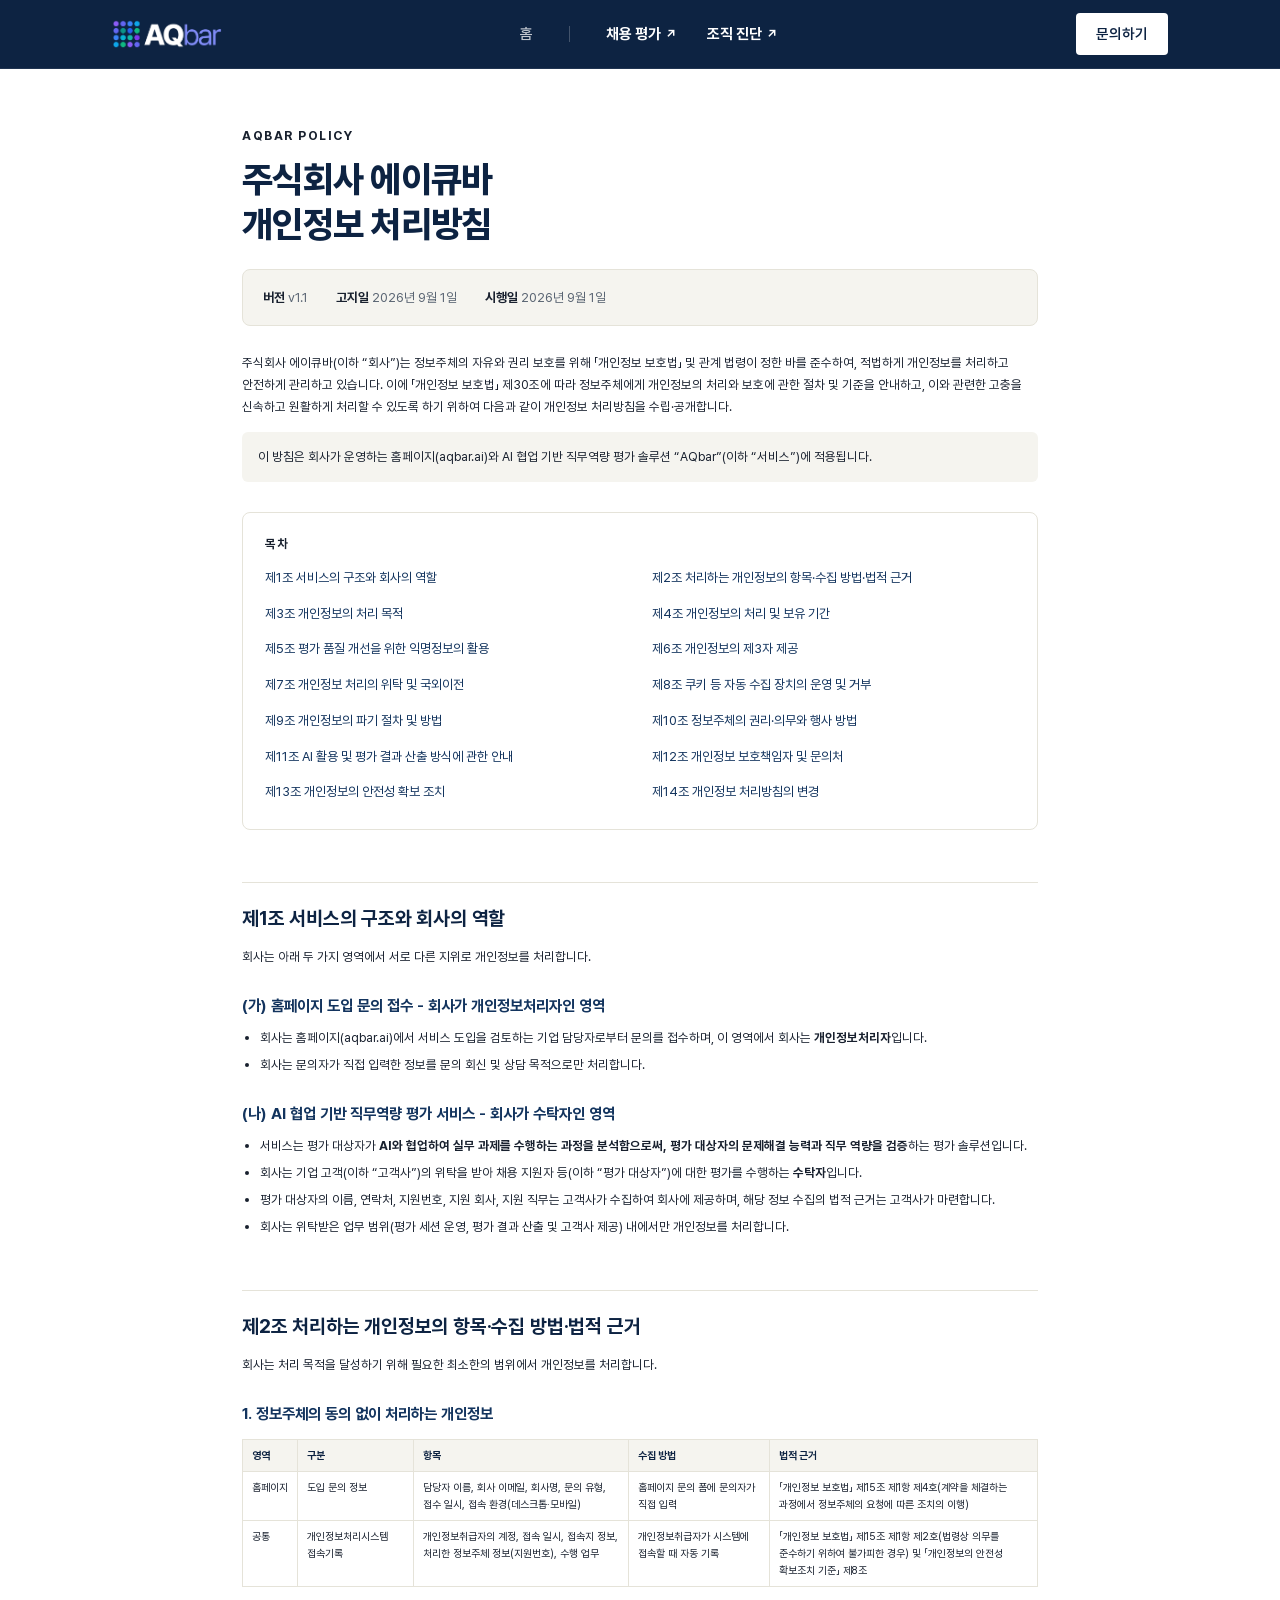
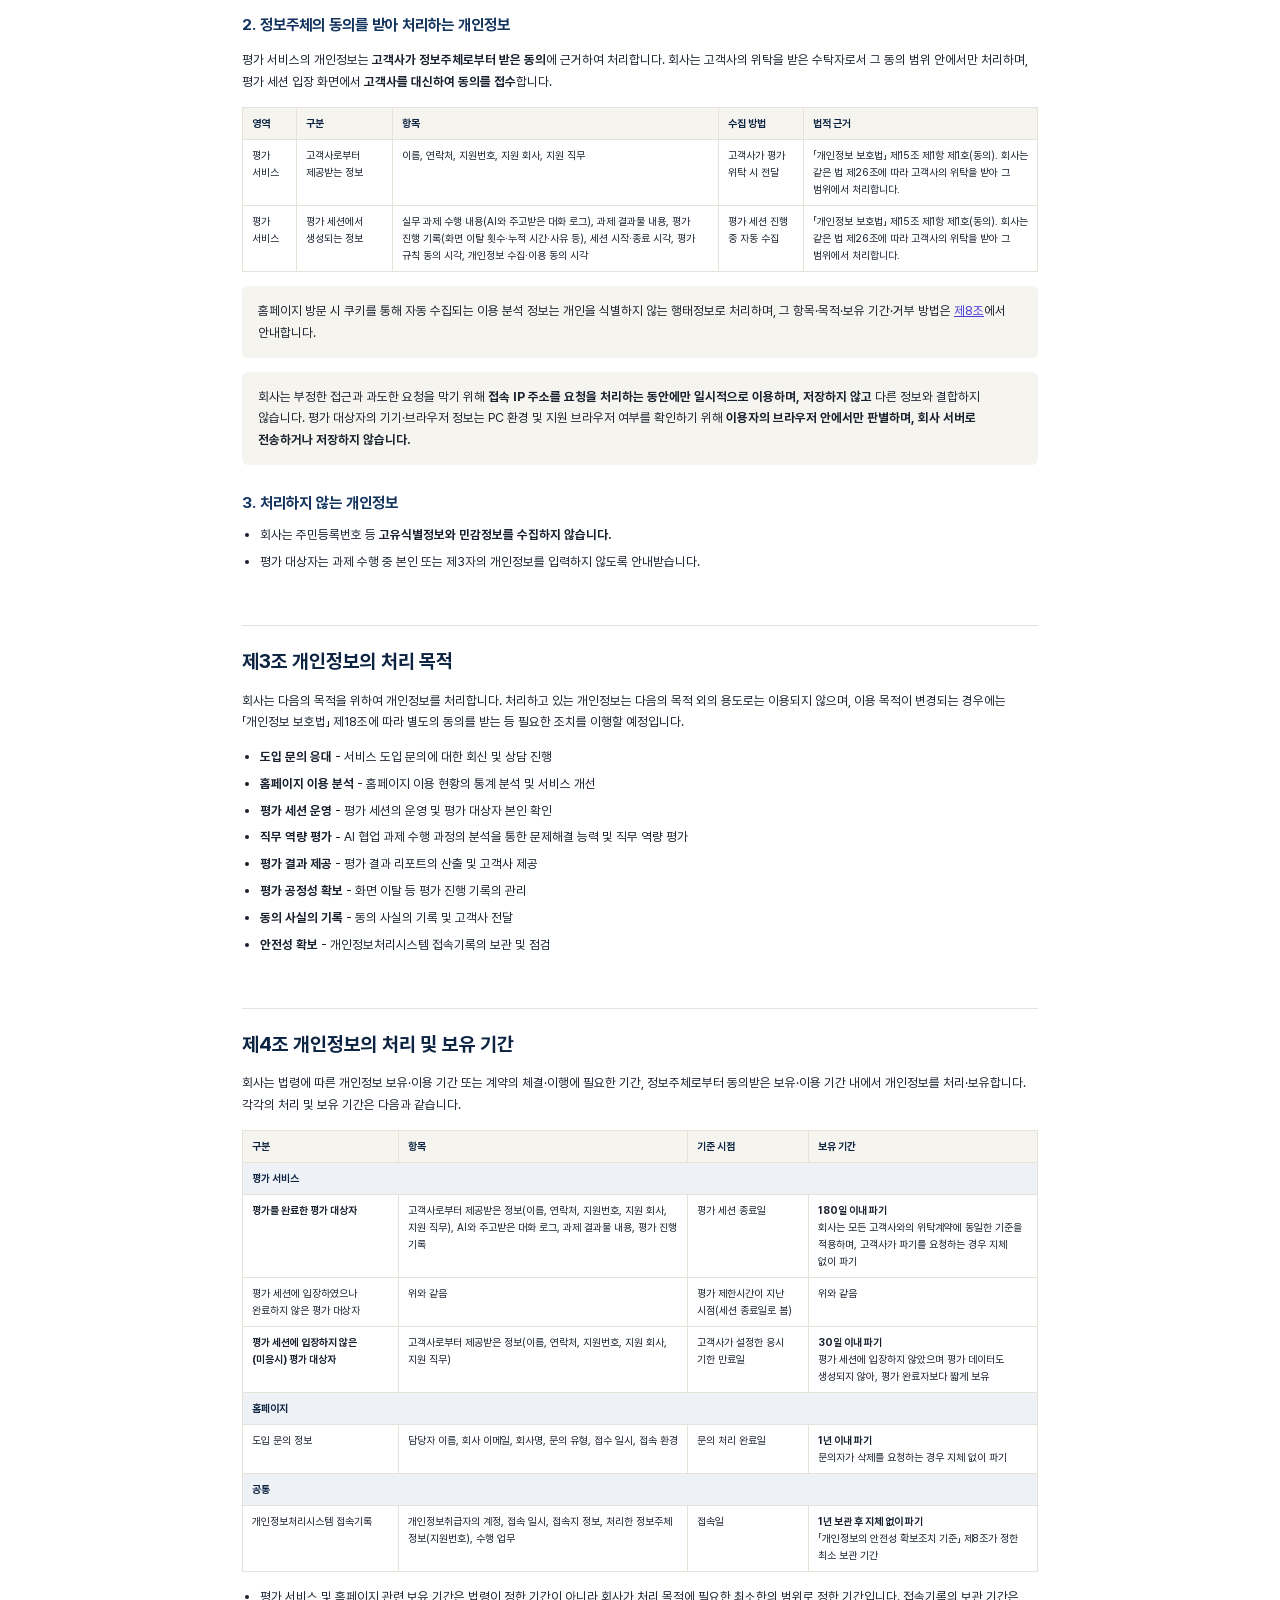
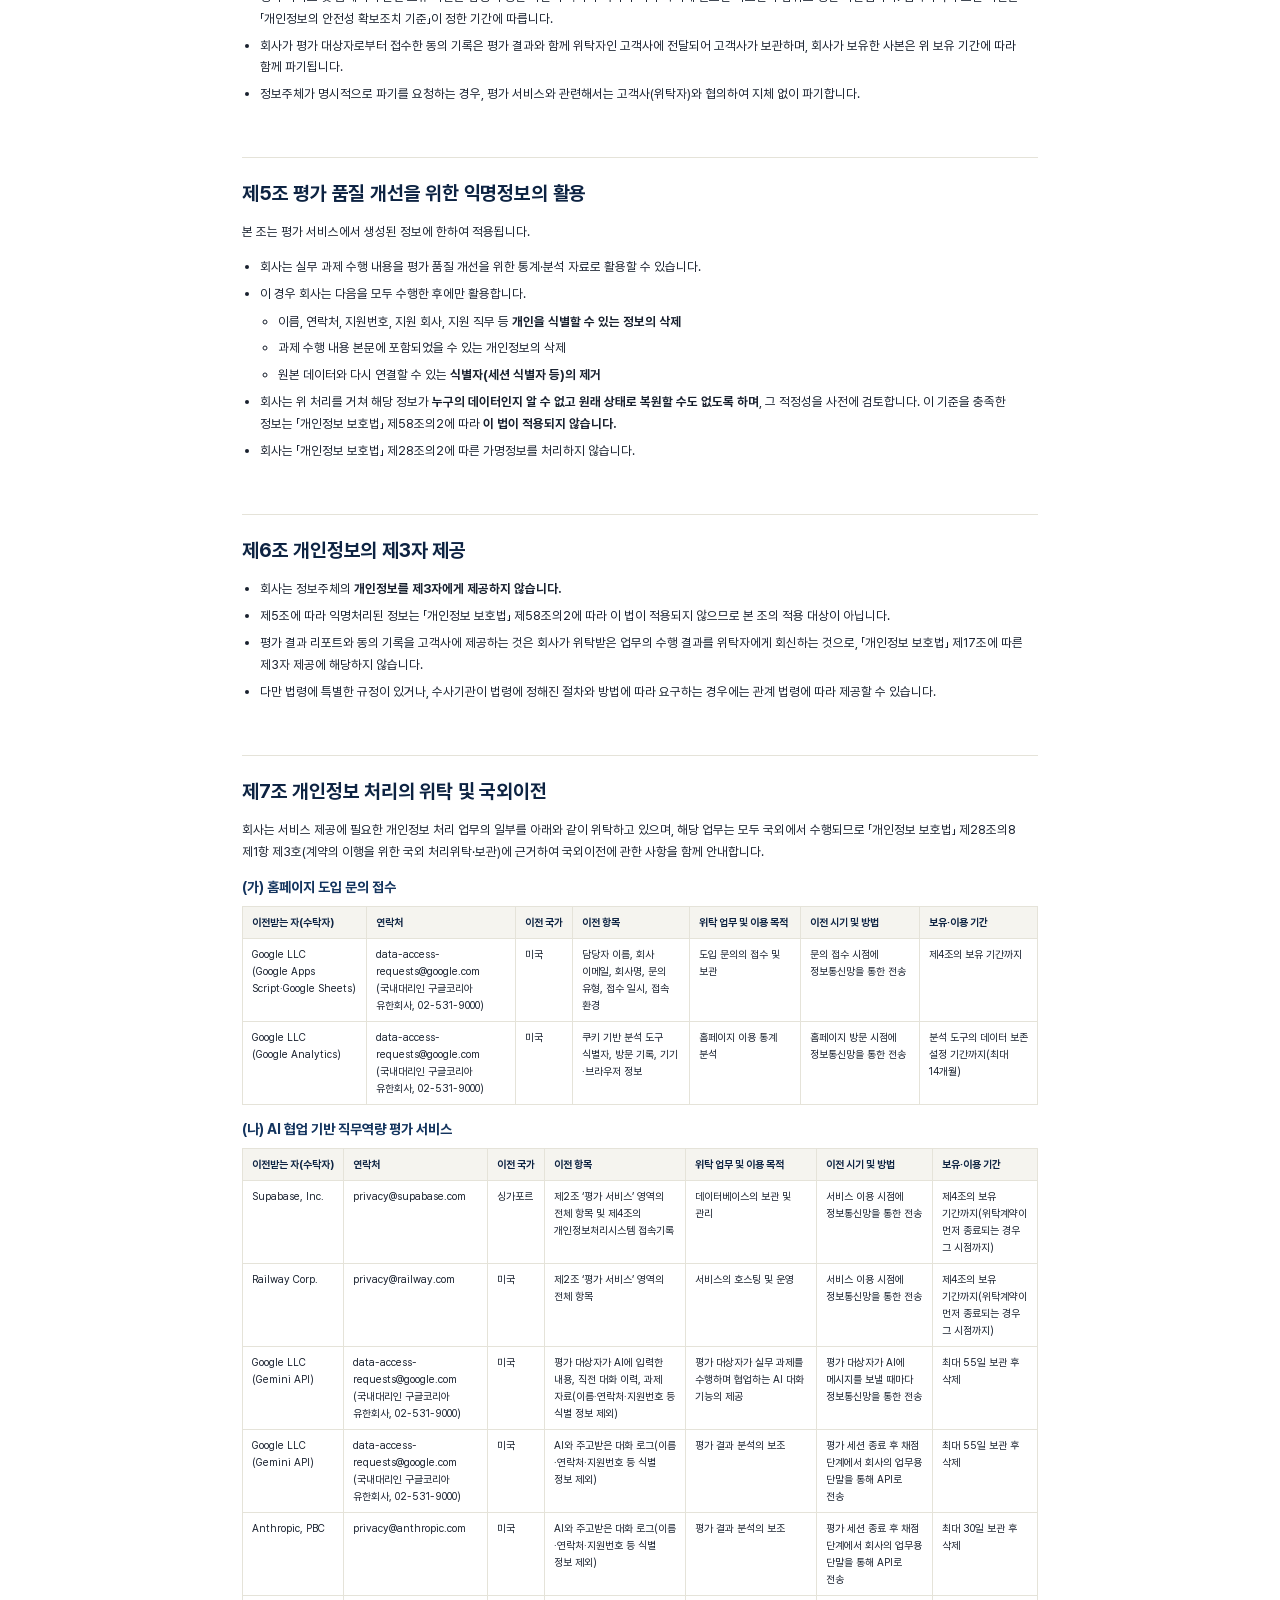
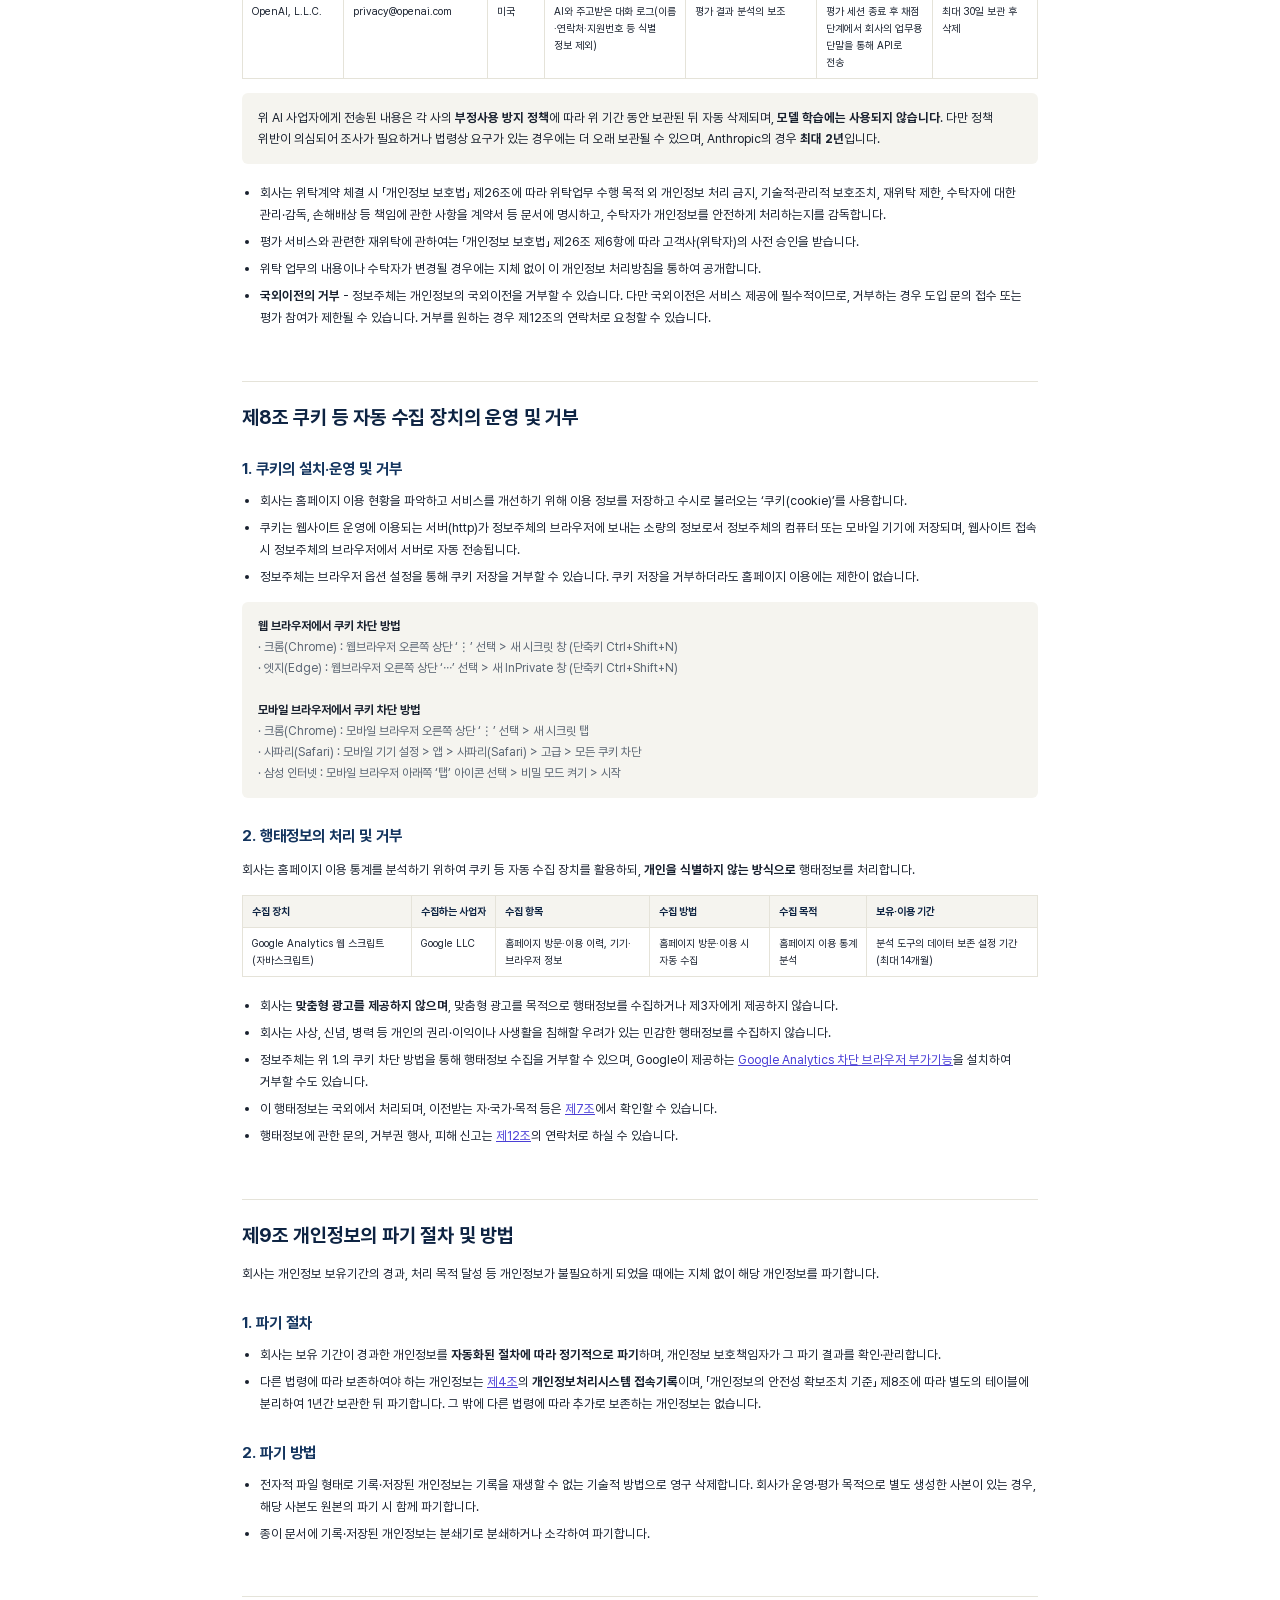
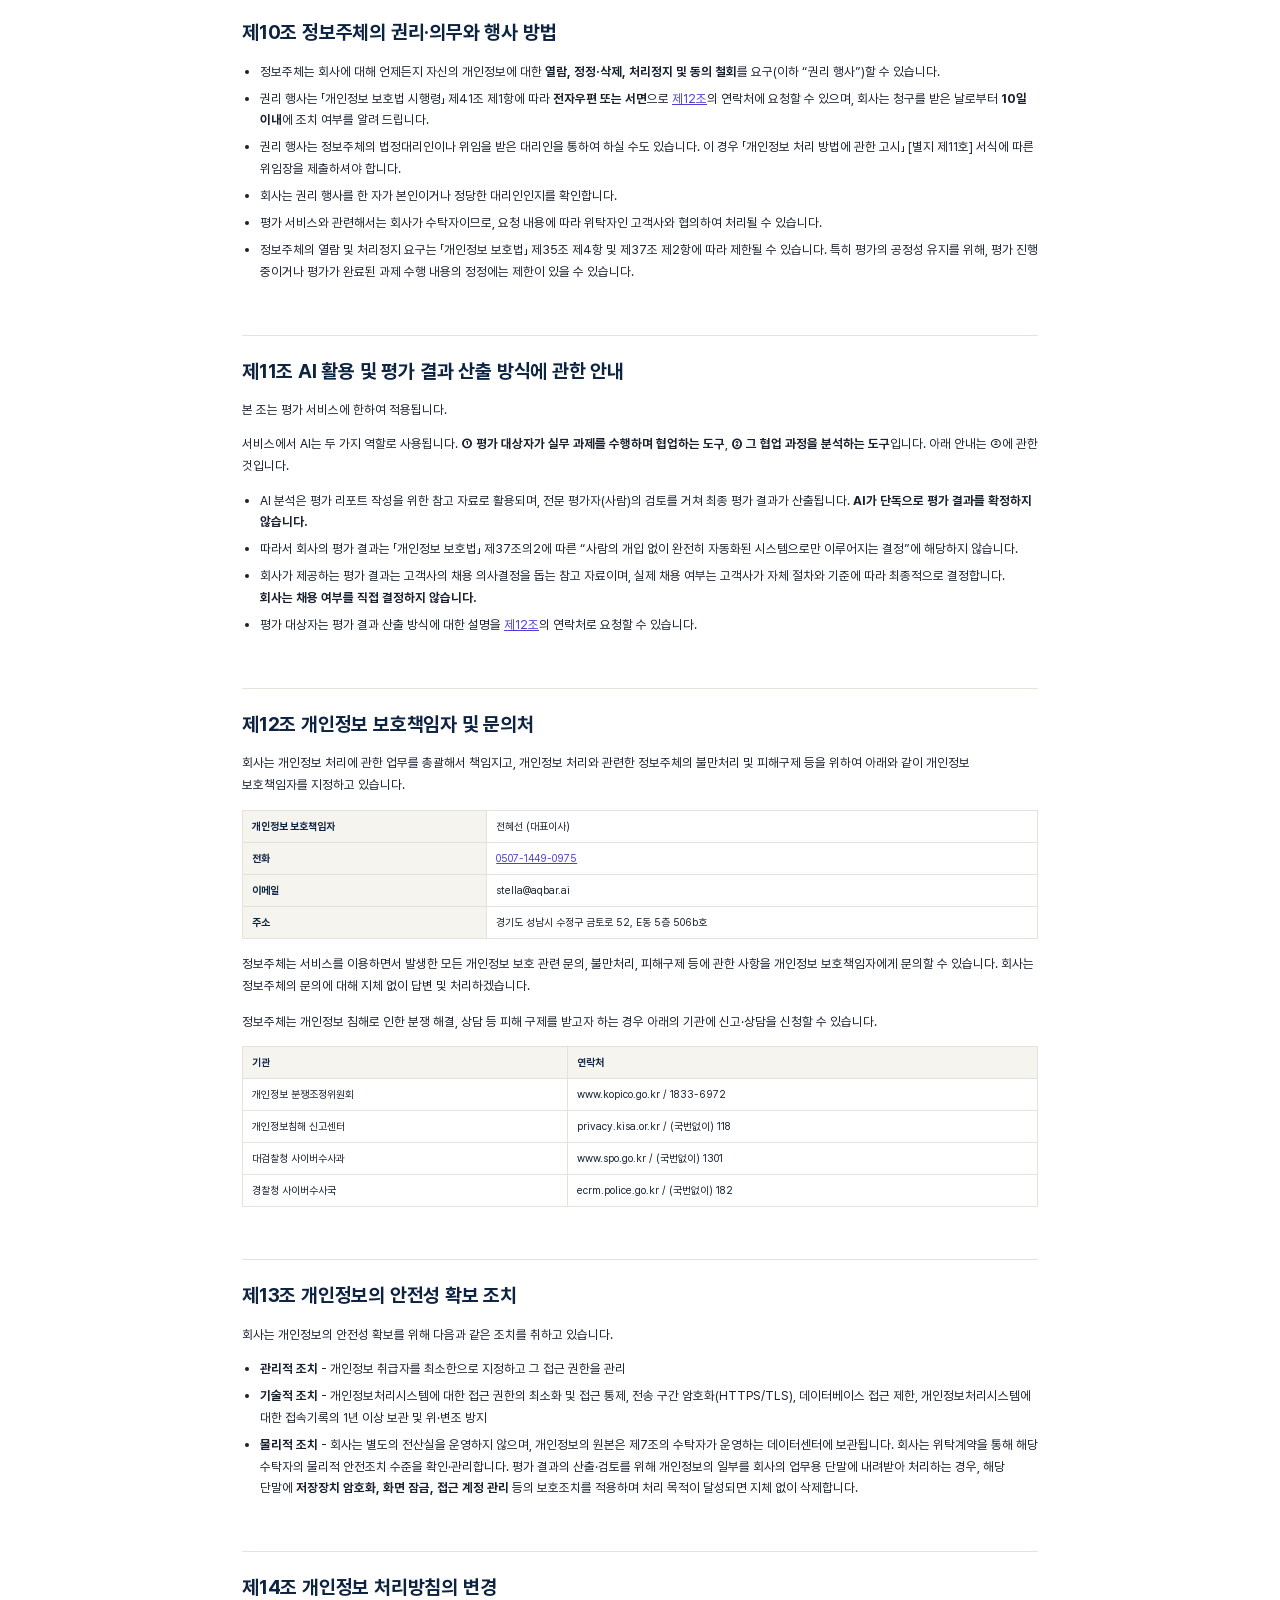
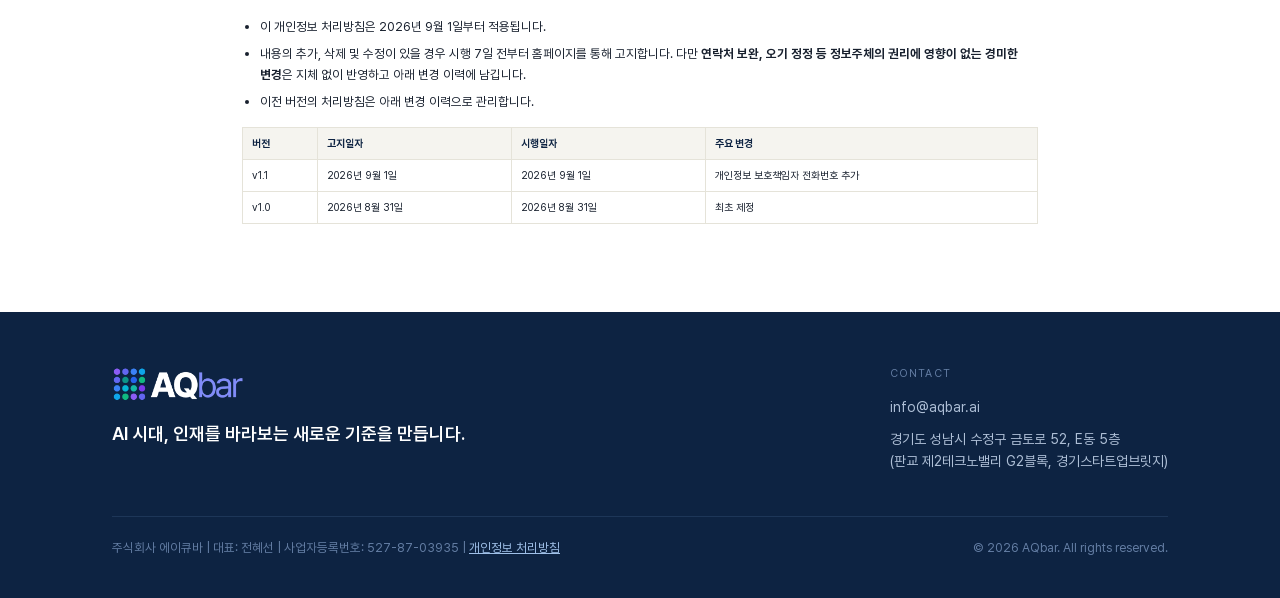
<file: privacy/index.html>
<!DOCTYPE html>
<html lang="ko">
<head>
<meta charset="UTF-8">
<meta name="viewport" content="width=device-width, initial-scale=1.0">
<meta name="format-detection" content="telephone=no">
<!-- Google tag (gtag.js) -->
<script async src="https://www.googletagmanager.com/gtag/js?id=G-YD8F18L7QG"></script>
<script>
  window.dataLayer = window.dataLayer || [];
  function gtag(){dataLayer.push(arguments);}
  gtag('js', new Date());

  gtag('config', 'G-YD8F18L7QG');
</script>
<meta name="naver-site-verification" content="f3649d1cbea9f6b551e964af4e2eb183aae53ec3" />
<title>주식회사 에이큐바 개인정보 처리방침 | AQbar</title>
<meta name="description" content="주식회사 에이큐바의 개인정보 처리방침입니다. 홈페이지 도입 문의 접수와 AI 협업 기반 직무역량 평가 서비스에서의 개인정보 처리 항목·목적·보유 기간·국외이전 현황을 안내합니다.">
<link rel="canonical" href="https://aqbar.ai/privacy/">
<meta property="og:site_name" content="AQbar(에이큐바)">
<meta property="og:locale" content="ko_KR">
<meta property="og:title" content="주식회사 에이큐바 개인정보 처리방침 | AQbar">
<meta property="og:description" content="주식회사 에이큐바의 개인정보 처리방침입니다.">
<meta property="og:type" content="article">
<meta property="og:url" content="https://aqbar.ai/privacy/">
<meta property="og:image" content="https://aqbar.ai/assets/logo_2.png?v=2">
<meta property="og:image:secure_url" content="https://aqbar.ai/assets/logo_2.png?v=2">
<meta property="og:image:width" content="1296">
<meta property="og:image:height" content="346">
<meta name="twitter:card" content="summary_large_image">
<meta name="twitter:image" content="https://aqbar.ai/assets/logo_2.png?v=2">
<link rel="icon" href="/favicon.ico" sizes="any">
<link rel="icon" type="image/png" sizes="96x96" href="/favicon-96.png">
<link rel="icon" type="image/png" sizes="192x192" href="/favicon-192.png">
<link rel="apple-touch-icon" sizes="192x192" href="/favicon-192.png">
<link rel="stylesheet" as="style" href="/fonts/pretendard/pretendard.css">

<style>
  :root {
    --primary:      #13345e;
    --primary-deep: #0d2342;
    --accent:       #4b3fd6;
    --ink:          #18202e;
    --muted:        #5a6573;
    --bg:           #ffffff;
    --bg-alt:       #f5f4ef;
    --border:       #e5e3d9;
    --gutter:       32px;
    --doc:          860px;
  }

  @media (max-width: 768px) {
    :root { --gutter: 20px; }
  }

  *, *::before, *::after { box-sizing: border-box; }
  html, body { margin: 0; padding: 0; }
  /* 브라우저가 임의로 글자를 키우지 않게 한다. iOS Safari 는 넓은 칸에 글자가 몇 자뿐인
     블록(표의 그룹 제목 등)을 자동으로 확대해 본문보다 커 보이게 만든다. */
  html { -webkit-text-size-adjust: 100%; text-size-adjust: 100%; }
  body {
    font-family: 'Pretendard', 'Pretendard Variable', -apple-system, system-ui, sans-serif;
    -webkit-font-smoothing: antialiased;
    text-rendering: optimizeLegibility;
    color: var(--ink);
    background: var(--bg);
    line-height: 1.5;
    word-break: keep-all;
  }
  ::selection { background: #d8d4f7; }
  a { color: var(--accent); }

  /* ── 헤더 (index/hiring/diagnosis와 동일한 규칙) ── */
  .mn-header{position:sticky;top:0;z-index:50;background:var(--primary-deep);border-bottom:1px solid rgba(255,255,255,.08);}
  .mn-header__inner{max-width:1120px;margin:0 auto;padding:0 var(--gutter);height:68px;display:flex;align-items:center;justify-content:space-between;gap:28px;}
  .mn-logo{display:flex;align-items:center;flex:none;line-height:0;}
  .mn-logo img{height:30px;width:auto;display:block;}
  .aq-nav-links{display:flex;align-items:center;gap:30px;font-size:15px;font-weight:500;}
  .aq-nav-links a{color:rgba(255,255,255,.75);text-decoration:none;transition:color .15s;white-space:nowrap;}
  .aq-nav-links a:hover{color:#fff;}
  .aq-nav-sep{width:1px;height:16px;background:rgba(255,255,255,.22);margin:0 6px;flex:none;}
  .aq-nav-links a.aq-nav-out{color:#fff;font-weight:700;}
  .aq-nav-links a.aq-nav-out:hover{color:rgba(255,255,255,.75);}
  .aq-nav-out__arrow{font-size:13px;margin-left:1px;}
  .aq-nav-cta{display:flex;align-items:center;gap:12px;flex:none;white-space:nowrap;}
  .aq-nav-cta a{font-size:14.5px;font-weight:600;color:var(--primary-deep);text-decoration:none;padding:10px 20px;background:#fff;border-radius:4px;transition:background .15s;}
  .aq-nav-cta a:hover{background:#c7d6ef;}
  .aq-nav-toggle{display:none;background:none;border:1.5px solid rgba(255,255,255,.3);border-radius:6px;cursor:pointer;padding:7px 10px;color:#fff;flex-direction:column;gap:5px;flex:none;}
  .aq-nav-toggle span{display:block;width:18px;height:2px;background:currentColor;border-radius:1px;transition:transform .22s,opacity .18s;}
  .aq-nav-toggle[aria-expanded="true"] span:nth-child(1){transform:translateY(7px) rotate(45deg);}
  .aq-nav-toggle[aria-expanded="true"] span:nth-child(2){opacity:0;transform:scaleX(0);}
  .aq-nav-toggle[aria-expanded="true"] span:nth-child(3){transform:translateY(-7px) rotate(-45deg);}
  @media(max-width:920px){
    .aq-nav-links{display:none;position:absolute;top:68px;left:0;right:0;background:var(--primary-deep);flex-direction:column;align-items:stretch;gap:0;padding:4px 0 12px;border-bottom:1px solid rgba(255,255,255,.1);z-index:49;}
    .aq-nav-links.open{display:flex;}
    .aq-nav-links a{padding:13px 24px;font-size:15px;}
    .aq-nav-sep{display:none;}
    .aq-nav-toggle{display:flex;}
    .aq-nav-cta{display:none;}
  }
  @media (max-width: 480px) {
    :root { --gutter: 16px; }
  }

  /* ── 본문 ── */
  .pp-main {
    max-width: var(--doc); margin: 0 auto;
    padding: 56px var(--gutter) 88px;
  }
  @media (max-width: 768px) {
    .pp-main { padding: 36px var(--gutter) 64px; }
  }

  .pp-eyebrow {
    margin: 0; font-size: 12px; font-weight: 700;
    letter-spacing: .12em; text-transform: uppercase; color: var(--accent);
  }
  .pp-title {
    margin: 10px 0 0;
    font-size: clamp(26px, 5vw, 36px); font-weight: 800;
    letter-spacing: -.02em; line-height: 1.25; color: var(--primary-deep);
  }

  .pp-meta {
    margin-top: 22px; padding: 18px 20px;
    background: var(--bg-alt); border: 1px solid var(--border); border-radius: 8px;
    display: flex; flex-wrap: wrap; gap: 8px 28px;
    font-size: 13px; color: var(--muted);
  }
  .pp-meta strong { color: var(--ink); font-weight: 700; }

  .pp-intro {
    margin-top: 26px; font-size: 13.5px; line-height: 1.75; color: var(--ink);
  }

  .pp-toc {
    margin-top: 30px; padding: 20px 22px;
    border: 1px solid var(--border); border-radius: 8px;
  }
  .pp-toc__title {
    margin: 0 0 12px; font-size: 12px; font-weight: 700;
    letter-spacing: .1em; text-transform: uppercase; color: var(--muted);
  }
  .pp-toc ol {
    margin: 0; padding: 0; list-style: none;
    display: grid; grid-template-columns: repeat(2, minmax(0, 1fr)); gap: 8px 24px;
  }
  @media (max-width: 600px) {
    .pp-toc ol { grid-template-columns: 1fr; }
  }
  .pp-toc a {
    font-size: 13px; color: var(--primary); text-decoration: none;
  }
  .pp-toc a:hover { text-decoration: underline; }

  .pp-h2 {
    margin: 52px 0 14px;
    padding-top: 22px; border-top: 1px solid var(--border);
    font-size: 19.5px; font-weight: 700; letter-spacing: -.01em;
    line-height: 1.4; color: var(--primary-deep);
    scroll-margin-top: 88px;
  }
  .pp-h3 {
    margin: 26px 0 10px;
    font-size: 15.5px; font-weight: 700; color: var(--primary);
  }

  .pp-main p { font-size: 12.5px; line-height: 1.75; color: var(--ink); }
  .pp-main ul { margin: 0; padding-left: 18px; }
  .pp-main li {
    font-size: 12.5px; line-height: 1.75; color: var(--ink); margin-bottom: 5px;
  }
  .pp-note {
    margin-top: 14px; padding: 14px 16px;
    background: var(--bg-alt); border-radius: 6px;
    font-size: 12px; line-height: 1.75; color: var(--muted);
  }
  .pp-note strong { color: var(--ink); }

  /* ── 표 ── */
  .pp-scroll { overflow-x: auto; margin-top: 14px; -webkit-overflow-scrolling: touch; }
  .pp-table {
    width: 100%; min-width: 560px;
    border-collapse: collapse; font-size: 10.5px;
  }
  .pp-table th, .pp-table td {
    border: 1px solid var(--border);
    padding: 7px 9px; text-align: left; vertical-align: top; line-height: 1.62;
  }
  .pp-table th {
    background: var(--bg-alt); font-weight: 700; color: var(--primary-deep); white-space: nowrap;
  }
  .pp-table td { color: var(--ink); }
  .pp-table th[scope="row"] { white-space: normal; }
  .pp-table caption {
    caption-side: top; text-align: left;
    padding: 0 0 8px; font-size: 14px; font-weight: 700; color: var(--primary);
  }
  .pp-table--narrow { min-width: 380px; }
  /* 모바일에서는 표가 어차피 좌우로 스크롤되므로 글자를 키워도 레이아웃이 깨지지 않는다.
     데스크톱 10.5px 는 본문 폭 796px 에 표를 맞추려고 고른 값이라 휴대폰에는 작다. */
  @media (max-width: 768px) {
    .pp-table { font-size: 12px; }
  }

  /* ── 푸터 (index/hiring/diagnosis와 동일한 규칙) ── */
  .mn-footer{background:var(--primary-deep);color:#aebfd6;}
  .mn-footer__inner{max-width:1120px;margin:0 auto;padding:54px var(--gutter) 40px;}
  .mn-footer__row{display:flex;align-items:flex-start;justify-content:space-between;gap:40px;flex-wrap:wrap;}
  .mn-footer__brand{max-width:400px;}
  .mn-footer__brand img{height:36px;width:auto;display:block;}
  .mn-footer__tag{margin:18px 0 0;font-size:18px;font-weight:600;line-height:1.5;color:#fff;word-break:keep-all;}
  .mn-footer__label{font-family:'Pretendard',sans-serif;font-size:11px;letter-spacing:.1em;color:#637da3;text-transform:uppercase;margin-bottom:14px;}
  .mn-footer__contact{display:flex;flex-direction:column;gap:10px;font-size:14px;color:#aebfd6;}
  .mn-footer__contact a{color:#aebfd6;text-decoration:none;}
  .mn-footer__contact a:hover{color:#fff;}
  .mn-footer__contact p{margin:0;line-height:1.6;}
  .mn-footer__legal{
    margin-top:44px;padding-top:22px;border-top:1px solid #1d3658;
    display:flex;justify-content:space-between;gap:16px;flex-wrap:wrap;
    font-size:12.5px;color:#637da3;
  }
  .mn-footer__legal a{color:#9fc0e8;}
  br.mn-br-mo{display:none;}
  @media(max-width:768px){
    br.mn-br-mo{display:inline;}
    .mn-footer__label{font-size:12.5px;font-weight:600;}
    .mn-footer__tag{font-size:17px;}
  }
</style>
</head>
<body>

  <!-- ===== HEADER ===== -->
  <header class="mn-header">
    <div class="mn-header__inner">
      <a href="/" class="mn-logo" aria-label="AQbar 홈으로">
        <img src="/assets/aqbar-logo.png" alt="AQbar">
      </a>
      <nav class="aq-nav-links">
        <a href="/">홈</a>
        <span class="aq-nav-sep" aria-hidden="true"></span>
        <a class="aq-nav-out" href="/hiring/">채용 평가 <span class="aq-nav-out__arrow" aria-hidden="true">↗</span></a>
        <a class="aq-nav-out" href="/diagnosis/">조직 진단 <span class="aq-nav-out__arrow" aria-hidden="true">↗</span></a>
      </nav>
      <button class="aq-nav-toggle" aria-label="메뉴 열기" aria-expanded="false" onclick="(function(b){var n=document.querySelector('.aq-nav-links');var o=n.classList.toggle('open');b.setAttribute('aria-expanded',String(o));})(this)"><span></span><span></span><span></span></button>
      <div class="aq-nav-cta"><a href="/#contact">문의하기</a></div>
    </div>
  </header>

  <!-- ===== 본문 ===== -->
  <main class="pp-main">

    <p class="pp-eyebrow">AQbar Policy</p>
    <h1 class="pp-title">주식회사 에이큐바<br>개인정보 처리방침</h1>

    <div class="pp-meta">
      <span><strong>버전</strong> v1.1</span>
      <span><strong>고지일</strong> 2026년 9월 1일</span>
      <span><strong>시행일</strong> 2026년 9월 1일</span>
    </div>

    <p class="pp-intro">
      주식회사 에이큐바(이하 &ldquo;회사&rdquo;)는 정보주체의 자유와 권리 보호를 위해 「개인정보 보호법」 및
      관계 법령이 정한 바를 준수하여, 적법하게 개인정보를 처리하고 안전하게 관리하고 있습니다.
      이에 「개인정보 보호법」 제30조에 따라 정보주체에게 개인정보의 처리와 보호에 관한 절차 및 기준을
      안내하고, 이와 관련한 고충을 신속하고 원활하게 처리할 수 있도록 하기 위하여 다음과 같이
      개인정보 처리방침을 수립·공개합니다.
    </p>
    <p class="pp-note">
      이 방침은 회사가 운영하는 홈페이지(aqbar.ai)와 AI 협업 기반 직무역량 평가 솔루션
      &ldquo;AQbar&rdquo;(이하 &ldquo;서비스&rdquo;)에 적용됩니다.
    </p>

    <nav class="pp-toc" aria-label="목차">
      <p class="pp-toc__title">목차</p>
      <ol>
        <li><a href="#s1">제1조 서비스의 구조와 회사의 역할</a></li>
        <li><a href="#s2">제2조 처리하는 개인정보의 항목·수집 방법·법적 근거</a></li>
        <li><a href="#s3">제3조 개인정보의 처리 목적</a></li>
        <li><a href="#s4">제4조 개인정보의 처리 및 보유 기간</a></li>
        <li><a href="#s5">제5조 평가 품질 개선을 위한 익명정보의 활용</a></li>
        <li><a href="#s6">제6조 개인정보의 제3자 제공</a></li>
        <li><a href="#s7">제7조 개인정보 처리의 위탁 및 국외이전</a></li>
        <li><a href="#s8">제8조 쿠키 등 자동 수집 장치의 운영 및 거부</a></li>
        <li><a href="#s9">제9조 개인정보의 파기 절차 및 방법</a></li>
        <li><a href="#s10">제10조 정보주체의 권리·의무와 행사 방법</a></li>
        <li><a href="#s11">제11조 AI 활용 및 평가 결과 산출 방식에 관한 안내</a></li>
        <li><a href="#s12">제12조 개인정보 보호책임자 및 문의처</a></li>
        <li><a href="#s13">제13조 개인정보의 안전성 확보 조치</a></li>
        <li><a href="#s14">제14조 개인정보 처리방침의 변경</a></li>
      </ol>
    </nav>

    <!-- 제1조 -->
    <h2 class="pp-h2" id="s1">제1조 서비스의 구조와 회사의 역할</h2>
    <p>회사는 아래 두 가지 영역에서 서로 다른 지위로 개인정보를 처리합니다.</p>

    <h3 class="pp-h3">(가) 홈페이지 도입 문의 접수 - 회사가 개인정보처리자인 영역</h3>
    <ul>
      <li>회사는 홈페이지(aqbar.ai)에서 서비스 도입을 검토하는 기업 담당자로부터 문의를 접수하며, 이 영역에서 회사는 <strong>개인정보처리자</strong>입니다.</li>
      <li>회사는 문의자가 직접 입력한 정보를 문의 회신 및 상담 목적으로만 처리합니다.</li>
    </ul>

    <h3 class="pp-h3">(나) AI 협업 기반 직무역량 평가 서비스 - 회사가 수탁자인 영역</h3>
    <ul>
      <li>서비스는 평가 대상자가 <strong>AI와 협업하여 실무 과제를 수행하는 과정을 분석함으로써, 평가 대상자의 문제해결 능력과 직무 역량을 검증</strong>하는 평가 솔루션입니다.</li>
      <li>회사는 기업 고객(이하 &ldquo;고객사&rdquo;)의 위탁을 받아 채용 지원자 등(이하 &ldquo;평가 대상자&rdquo;)에 대한 평가를 수행하는 <strong>수탁자</strong>입니다.</li>
      <li>평가 대상자의 이름, 연락처, 지원번호, 지원 회사, 지원 직무는 고객사가 수집하여 회사에 제공하며, 해당 정보 수집의 법적 근거는 고객사가 마련합니다.</li>
      <li>회사는 위탁받은 업무 범위(평가 세션 운영, 평가 결과 산출 및 고객사 제공) 내에서만 개인정보를 처리합니다.</li>
    </ul>

    <!-- 제2조 -->
    <h2 class="pp-h2" id="s2">제2조 처리하는 개인정보의 항목·수집 방법·법적 근거</h2>
    <p>회사는 처리 목적을 달성하기 위해 필요한 최소한의 범위에서 개인정보를 처리합니다.</p>

    <h3 class="pp-h3">1. 정보주체의 동의 없이 처리하는 개인정보</h3>
    <div class="pp-scroll">
      <table class="pp-table">
        <thead>
          <tr><th scope="col">영역</th><th scope="col">구분</th><th scope="col">항목</th><th scope="col">수집 방법</th><th scope="col">법적 근거</th></tr>
        </thead>
        <tbody>
          <tr>
            <td>홈페이지</td>
            <td>도입 문의 정보</td>
            <td>담당자 이름, 회사 이메일, 회사명, 문의 유형, 접수 일시, 접속 환경(데스크톱·모바일)</td>
            <td>홈페이지 문의 폼에 문의자가 직접 입력</td>
            <td>「개인정보 보호법」 제15조 제1항 제4호(계약을 체결하는 과정에서 정보주체의 요청에 따른 조치의 이행)</td>
          </tr>
          <tr>
            <td>공통</td>
            <td>개인정보처리시스템 접속기록</td>
            <td>개인정보취급자의 계정, 접속 일시, 접속지 정보, 처리한 정보주체 정보(지원번호), 수행 업무</td>
            <td>개인정보취급자가 시스템에 접속할 때 자동 기록</td>
            <td>「개인정보 보호법」 제15조 제1항 제2호(법령상 의무를 준수하기 위하여 불가피한 경우) 및 「개인정보의 안전성 확보조치 기준」 제8조</td>
          </tr>
        </tbody>
      </table>
    </div>

    <h3 class="pp-h3">2. 정보주체의 동의를 받아 처리하는 개인정보</h3>
    <p>평가 서비스의 개인정보는 <strong>고객사가 정보주체로부터 받은 동의</strong>에 근거하여 처리합니다. 회사는 고객사의 위탁을 받은 수탁자로서 그 동의 범위 안에서만 처리하며, 평가 세션 입장 화면에서 <strong>고객사를 대신하여 동의를 접수</strong>합니다.</p>
    <div class="pp-scroll">
      <table class="pp-table">
        <thead>
          <tr><th scope="col">영역</th><th scope="col">구분</th><th scope="col">항목</th><th scope="col">수집 방법</th><th scope="col">법적 근거</th></tr>
        </thead>
        <tbody>
          <tr>
            <td>평가 서비스</td>
            <td>고객사로부터 제공받는 정보</td>
            <td>이름, 연락처, 지원번호, 지원 회사, 지원 직무</td>
            <td>고객사가 평가 위탁 시 전달</td>
            <td>「개인정보 보호법」 제15조 제1항 제1호(동의). 회사는 같은 법 제26조에 따라 고객사의 위탁을 받아 그 범위에서 처리합니다.</td>
          </tr>
          <tr>
            <td>평가 서비스</td>
            <td>평가 세션에서 생성되는 정보</td>
            <td>실무 과제 수행 내용(AI와 주고받은 대화 로그), 과제 결과물 내용, 평가 진행 기록(화면 이탈 횟수·누적 시간·사유 등), 세션 시작·종료 시각, 평가 규칙 동의 시각, 개인정보 수집·이용 동의 시각</td>
            <td>평가 세션 진행 중 자동 수집</td>
            <td>「개인정보 보호법」 제15조 제1항 제1호(동의). 회사는 같은 법 제26조에 따라 고객사의 위탁을 받아 그 범위에서 처리합니다.</td>
          </tr>
        </tbody>
      </table>
    </div>

    <p class="pp-note">홈페이지 방문 시 쿠키를 통해 자동 수집되는 이용 분석 정보는 개인을 식별하지 않는 행태정보로 처리하며, 그 항목·목적·보유 기간·거부 방법은 <a href="#s8">제8조</a>에서 안내합니다.</p>
    <p class="pp-note">회사는 부정한 접근과 과도한 요청을 막기 위해 <strong>접속 IP 주소를 요청을 처리하는 동안에만 일시적으로 이용하며, 저장하지 않고</strong> 다른 정보와 결합하지 않습니다. 평가 대상자의 기기·브라우저 정보는 PC 환경 및 지원 브라우저 여부를 확인하기 위해 <strong>이용자의 브라우저 안에서만 판별하며, 회사 서버로 전송하거나 저장하지 않습니다.</strong></p>

    <h3 class="pp-h3">3. 처리하지 않는 개인정보</h3>
    <ul>
      <li>회사는 주민등록번호 등 <strong>고유식별정보와 민감정보를 수집하지 않습니다.</strong></li>
      <li>평가 대상자는 과제 수행 중 본인 또는 제3자의 개인정보를 입력하지 않도록 안내받습니다.</li>
    </ul>

    <!-- 제3조 -->
    <h2 class="pp-h2" id="s3">제3조 개인정보의 처리 목적</h2>
    <p>회사는 다음의 목적을 위하여 개인정보를 처리합니다. 처리하고 있는 개인정보는 다음의 목적 외의 용도로는 이용되지 않으며, 이용 목적이 변경되는 경우에는 「개인정보 보호법」 제18조에 따라 별도의 동의를 받는 등 필요한 조치를 이행할 예정입니다.</p>
    <ul>
      <li><strong>도입 문의 응대</strong> - 서비스 도입 문의에 대한 회신 및 상담 진행</li>
      <li><strong>홈페이지 이용 분석</strong> - 홈페이지 이용 현황의 통계 분석 및 서비스 개선</li>
      <li><strong>평가 세션 운영</strong> - 평가 세션의 운영 및 평가 대상자 본인 확인</li>
      <li><strong>직무 역량 평가</strong> - AI 협업 과제 수행 과정의 분석을 통한 문제해결 능력 및 직무 역량 평가</li>
      <li><strong>평가 결과 제공</strong> - 평가 결과 리포트의 산출 및 고객사 제공</li>
      <li><strong>평가 공정성 확보</strong> - 화면 이탈 등 평가 진행 기록의 관리</li>
      <li><strong>동의 사실의 기록</strong> - 동의 사실의 기록 및 고객사 전달</li>
      <li><strong>안전성 확보</strong> - 개인정보처리시스템 접속기록의 보관 및 점검</li>
    </ul>

    <!-- 제4조 -->
    <h2 class="pp-h2" id="s4">제4조 개인정보의 처리 및 보유 기간</h2>
    <p>회사는 법령에 따른 개인정보 보유·이용 기간 또는 계약의 체결·이행에 필요한 기간, 정보주체로부터 동의받은 보유·이용 기간 내에서 개인정보를 처리·보유합니다. 각각의 처리 및 보유 기간은 다음과 같습니다.</p>
    <div class="pp-scroll">
      <table class="pp-table">
        <thead>
          <tr><th scope="col">구분</th><th scope="col">항목</th><th scope="col">기준 시점</th><th scope="col">보유 기간</th></tr>
        </thead>
        <tbody>
          <tr>
            <th scope="row" colspan="4" style="background:#eef1f6;">평가 서비스</th>
          </tr>
          <tr>
            <td><strong>평가를 완료한 평가 대상자</strong></td>
            <td>고객사로부터 제공받은 정보(이름, 연락처, 지원번호, 지원 회사, 지원 직무), AI와 주고받은 대화 로그, 과제 결과물 내용, 평가 진행 기록</td>
            <td>평가 세션 종료일</td>
            <td><strong>180일 이내 파기</strong><br>회사는 모든 고객사와의 위탁계약에 동일한 기준을 적용하며, 고객사가 파기를 요청하는 경우 지체 없이 파기</td>
          </tr>
          <tr>
            <td>평가 세션에 입장하였으나 완료하지 않은 평가 대상자</td>
            <td>위와 같음</td>
            <td>평가 제한시간이 지난 시점(세션 종료일로 봄)</td>
            <td>위와 같음</td>
          </tr>
          <tr>
            <td><strong>평가 세션에 입장하지 않은(미응시) 평가 대상자</strong></td>
            <td>고객사로부터 제공받은 정보(이름, 연락처, 지원번호, 지원 회사, 지원 직무)</td>
            <td>고객사가 설정한 응시 기한 만료일</td>
            <td><strong>30일 이내 파기</strong><br>평가 세션에 입장하지 않았으며 평가 데이터도 생성되지 않아, 평가 완료자보다 짧게 보유</td>
          </tr>
          <tr>
            <th scope="row" colspan="4" style="background:#eef1f6;">홈페이지</th>
          </tr>
          <tr>
            <td>도입 문의 정보</td>
            <td>담당자 이름, 회사 이메일, 회사명, 문의 유형, 접수 일시, 접속 환경</td>
            <td>문의 처리 완료일</td>
            <td><strong>1년 이내 파기</strong><br>문의자가 삭제를 요청하는 경우 지체 없이 파기</td>
          </tr>
          <tr>
            <th scope="row" colspan="4" style="background:#eef1f6;">공통</th>
          </tr>
          <tr>
            <td>개인정보처리시스템 접속기록</td>
            <td>개인정보취급자의 계정, 접속 일시, 접속지 정보, 처리한 정보주체 정보(지원번호), 수행 업무</td>
            <td>접속일</td>
            <td><strong>1년 보관 후 지체 없이 파기</strong><br>「개인정보의 안전성 확보조치 기준」 제8조가 정한 최소 보관 기간</td>
          </tr>
        </tbody>
      </table>
    </div>
    <ul style="margin-top:14px;">
      <li>평가 서비스 및 홈페이지 관련 보유 기간은 법령이 정한 기간이 아니라 회사가 처리 목적에 필요한 최소한의 범위로 정한 기간입니다. 접속기록의 보관 기간은 「개인정보의 안전성 확보조치 기준」이 정한 기간에 따릅니다.</li>
      <li>회사가 평가 대상자로부터 접수한 동의 기록은 평가 결과와 함께 위탁자인 고객사에 전달되어 고객사가 보관하며, 회사가 보유한 사본은 위 보유 기간에 따라 함께 파기됩니다.</li>
      <li>정보주체가 명시적으로 파기를 요청하는 경우, 평가 서비스와 관련해서는 고객사(위탁자)와 협의하여 지체 없이 파기합니다.</li>
    </ul>

    <!-- 제5조 -->
    <h2 class="pp-h2" id="s5">제5조 평가 품질 개선을 위한 익명정보의 활용</h2>
    <p>본 조는 평가 서비스에서 생성된 정보에 한하여 적용됩니다.</p>
    <ul>
      <li>회사는 실무 과제 수행 내용을 평가 품질 개선을 위한 통계·분석 자료로 활용할 수 있습니다.</li>
      <li>이 경우 회사는 다음을 모두 수행한 후에만 활용합니다.
        <ul style="margin-top:6px;">
          <li>이름, 연락처, 지원번호, 지원 회사, 지원 직무 등 <strong>개인을 식별할 수 있는 정보의 삭제</strong></li>
          <li>과제 수행 내용 본문에 포함되었을 수 있는 개인정보의 삭제</li>
          <li>원본 데이터와 다시 연결할 수 있는 <strong>식별자(세션 식별자 등)의 제거</strong></li>
        </ul>
      </li>
      <li>회사는 위 처리를 거쳐 해당 정보가 <strong>누구의 데이터인지 알 수 없고 원래 상태로 복원할 수도 없도록 하며</strong>, 그 적정성을 사전에 검토합니다. 이 기준을 충족한 정보는 「개인정보 보호법」 제58조의2에 따라 <strong>이 법이 적용되지 않습니다.</strong></li>
      <li>회사는 「개인정보 보호법」 제28조의2에 따른 가명정보를 처리하지 않습니다.</li>
    </ul>

    <!-- 제6조 -->
    <h2 class="pp-h2" id="s6">제6조 개인정보의 제3자 제공</h2>
    <ul>
      <li>회사는 정보주체의 <strong>개인정보를 제3자에게 제공하지 않습니다.</strong></li>
      <li>제5조에 따라 익명처리된 정보는 「개인정보 보호법」 제58조의2에 따라 이 법이 적용되지 않으므로 본 조의 적용 대상이 아닙니다.</li>
      <li>평가 결과 리포트와 동의 기록을 고객사에 제공하는 것은 회사가 위탁받은 업무의 수행 결과를 위탁자에게 회신하는 것으로, 「개인정보 보호법」 제17조에 따른 제3자 제공에 해당하지 않습니다.</li>
      <li>다만 법령에 특별한 규정이 있거나, 수사기관이 법령에 정해진 절차와 방법에 따라 요구하는 경우에는 관계 법령에 따라 제공할 수 있습니다.</li>
    </ul>

    <!-- 제7조 -->
    <h2 class="pp-h2" id="s7">제7조 개인정보 처리의 위탁 및 국외이전</h2>
    <p>
      회사는 서비스 제공에 필요한 개인정보 처리 업무의 일부를 아래와 같이 위탁하고 있으며,
      해당 업무는 모두 국외에서 수행되므로 「개인정보 보호법」 제28조의8 제1항 제3호(계약의 이행을 위한
      국외 처리위탁·보관)에 근거하여 국외이전에 관한 사항을 함께 안내합니다.
    </p>
    <div class="pp-scroll">
      <table class="pp-table">
        <caption>(가) 홈페이지 도입 문의 접수</caption>
        <thead>
          <tr><th scope="col">이전받는 자(수탁자)</th><th scope="col">연락처</th><th scope="col">이전 국가</th><th scope="col">이전 항목</th><th scope="col">위탁 업무 및 이용 목적</th><th scope="col">이전 시기 및 방법</th><th scope="col">보유·이용 기간</th></tr>
        </thead>
        <tbody>
          <tr>
            <td>Google LLC<br>(Google Apps Script·Google Sheets)</td>
            <td>data-access-requests@google.com<br>(국내대리인 구글코리아 유한회사, 02-531-9000)</td>
            <td>미국</td>
            <td>담당자 이름, 회사 이메일, 회사명, 문의 유형, 접수 일시, 접속 환경</td>
            <td>도입 문의의 접수 및 보관</td>
            <td>문의 접수 시점에 정보통신망을 통한 전송</td>
            <td>제4조의 보유 기간까지</td>
          </tr>
          <tr>
            <td>Google LLC<br>(Google Analytics)</td>
            <td>data-access-requests@google.com<br>(국내대리인 구글코리아 유한회사, 02-531-9000)</td>
            <td>미국</td>
            <td>쿠키 기반 분석 도구 식별자, 방문 기록, 기기·브라우저 정보</td>
            <td>홈페이지 이용 통계 분석</td>
            <td>홈페이지 방문 시점에 정보통신망을 통한 전송</td>
            <td>분석 도구의 데이터 보존 설정 기간까지(최대 14개월)</td>
          </tr>
        </tbody>
      </table>
    </div>
    <div class="pp-scroll">
      <table class="pp-table">
        <caption>(나) AI 협업 기반 직무역량 평가 서비스</caption>
        <thead>
          <tr><th scope="col">이전받는 자(수탁자)</th><th scope="col">연락처</th><th scope="col">이전 국가</th><th scope="col">이전 항목</th><th scope="col">위탁 업무 및 이용 목적</th><th scope="col">이전 시기 및 방법</th><th scope="col">보유·이용 기간</th></tr>
        </thead>
        <tbody>
          <tr>
            <td>Supabase, Inc.</td>
            <td>privacy@supabase.com</td>
            <td>싱가포르</td>
            <td>제2조 &lsquo;평가 서비스&rsquo; 영역의 전체 항목 및 제4조의 개인정보처리시스템 접속기록</td>
            <td>데이터베이스의 보관 및 관리</td>
            <td>서비스 이용 시점에 정보통신망을 통한 전송</td>
            <td>제4조의 보유 기간까지(위탁계약이 먼저 종료되는 경우 그 시점까지)</td>
          </tr>
          <tr>
            <td>Railway Corp.</td>
            <td>privacy@railway.com</td>
            <td>미국</td>
            <td>제2조 &lsquo;평가 서비스&rsquo; 영역의 전체 항목</td>
            <td>서비스의 호스팅 및 운영</td>
            <td>서비스 이용 시점에 정보통신망을 통한 전송</td>
            <td>제4조의 보유 기간까지(위탁계약이 먼저 종료되는 경우 그 시점까지)</td>
          </tr>
          <tr>
            <td>Google LLC<br>(Gemini API)</td>
            <td>data-access-requests@google.com<br>(국내대리인 구글코리아 유한회사, 02-531-9000)</td>
            <td>미국</td>
            <td>평가 대상자가 AI에 입력한 내용, 직전 대화 이력, 과제 자료(이름·연락처·지원번호 등 식별 정보 제외)</td>
            <td>평가 대상자가 실무 과제를 수행하며 협업하는 AI 대화 기능의 제공</td>
            <td>평가 대상자가 AI에 메시지를 보낼 때마다 정보통신망을 통한 전송</td>
            <td>최대 55일 보관 후 삭제</td>
          </tr>
          <tr>
            <td>Google LLC<br>(Gemini API)</td>
            <td>data-access-requests@google.com<br>(국내대리인 구글코리아 유한회사, 02-531-9000)</td>
            <td>미국</td>
            <td>AI와 주고받은 대화 로그(이름·연락처·지원번호 등 식별 정보 제외)</td>
            <td>평가 결과 분석의 보조</td>
            <td>평가 세션 종료 후 채점 단계에서 회사의 업무용 단말을 통해 API로 전송</td>
            <td>최대 55일 보관 후 삭제</td>
          </tr>
          <tr>
            <td>Anthropic, PBC</td>
            <td>privacy@anthropic.com</td>
            <td>미국</td>
            <td>AI와 주고받은 대화 로그(이름·연락처·지원번호 등 식별 정보 제외)</td>
            <td>평가 결과 분석의 보조</td>
            <td>평가 세션 종료 후 채점 단계에서 회사의 업무용 단말을 통해 API로 전송</td>
            <td>최대 30일 보관 후 삭제</td>
          </tr>
          <tr>
            <td>OpenAI, L.L.C.</td>
            <td>privacy@openai.com</td>
            <td>미국</td>
            <td>AI와 주고받은 대화 로그(이름·연락처·지원번호 등 식별 정보 제외)</td>
            <td>평가 결과 분석의 보조</td>
            <td>평가 세션 종료 후 채점 단계에서 회사의 업무용 단말을 통해 API로 전송</td>
            <td>최대 30일 보관 후 삭제</td>
          </tr>
        </tbody>
      </table>
    </div>
    <p class="pp-note">위 AI 사업자에게 전송된 내용은 각 사의 <strong>부정사용 방지 정책</strong>에 따라 위 기간 동안 보관된 뒤 자동 삭제되며, <strong>모델 학습에는 사용되지 않습니다</strong>. 다만 정책 위반이 의심되어 조사가 필요하거나 법령상 요구가 있는 경우에는 더 오래 보관될 수 있으며, Anthropic의 경우 <strong>최대 2년</strong>입니다.</p>
    <ul style="margin-top:18px;">
      <li>회사는 위탁계약 체결 시 「개인정보 보호법」 제26조에 따라 위탁업무 수행 목적 외 개인정보 처리 금지, 기술적·관리적 보호조치, 재위탁 제한, 수탁자에 대한 관리·감독, 손해배상 등 책임에 관한 사항을 계약서 등 문서에 명시하고, 수탁자가 개인정보를 안전하게 처리하는지를 감독합니다.</li>
      <li>평가 서비스와 관련한 재위탁에 관하여는 「개인정보 보호법」 제26조 제6항에 따라 고객사(위탁자)의 사전 승인을 받습니다.</li>
      <li>위탁 업무의 내용이나 수탁자가 변경될 경우에는 지체 없이 이 개인정보 처리방침을 통하여 공개합니다.</li>
      <li><strong>국외이전의 거부</strong> - 정보주체는 개인정보의 국외이전을 거부할 수 있습니다. 다만 국외이전은 서비스 제공에 필수적이므로, 거부하는 경우 도입 문의 접수 또는 평가 참여가 제한될 수 있습니다. 거부를 원하는 경우 제12조의 연락처로 요청할 수 있습니다.</li>
    </ul>

    <!-- 제8조 -->
    <h2 class="pp-h2" id="s8">제8조 쿠키 등 자동 수집 장치의 운영 및 거부</h2>

    <h3 class="pp-h3">1. 쿠키의 설치·운영 및 거부</h3>
    <ul>
      <li>회사는 홈페이지 이용 현황을 파악하고 서비스를 개선하기 위해 이용 정보를 저장하고 수시로 불러오는 &lsquo;쿠키(cookie)&rsquo;를 사용합니다.</li>
      <li>쿠키는 웹사이트 운영에 이용되는 서버(http)가 정보주체의 브라우저에 보내는 소량의 정보로서 정보주체의 컴퓨터 또는 모바일 기기에 저장되며, 웹사이트 접속 시 정보주체의 브라우저에서 서버로 자동 전송됩니다.</li>
      <li>정보주체는 브라우저 옵션 설정을 통해 쿠키 저장을 거부할 수 있습니다. 쿠키 저장을 거부하더라도 홈페이지 이용에는 제한이 없습니다.</li>
    </ul>
    <div class="pp-note">
      <strong>웹 브라우저에서 쿠키 차단 방법</strong><br>
      · 크롬(Chrome) : 웹브라우저 오른쪽 상단 &lsquo;⋮&rsquo; 선택 &gt; 새 시크릿 창 (단축키 Ctrl+Shift+N)<br>
      · 엣지(Edge) : 웹브라우저 오른쪽 상단 &lsquo;⋯&rsquo; 선택 &gt; 새 InPrivate 창 (단축키 Ctrl+Shift+N)<br><br>
      <strong>모바일 브라우저에서 쿠키 차단 방법</strong><br>
      · 크롬(Chrome) : 모바일 브라우저 오른쪽 상단 &lsquo;⋮&rsquo; 선택 &gt; 새 시크릿 탭<br>
      · 사파리(Safari) : 모바일 기기 설정 &gt; 앱 &gt; 사파리(Safari) &gt; 고급 &gt; 모든 쿠키 차단<br>
      · 삼성 인터넷 : 모바일 브라우저 아래쪽 &lsquo;탭&rsquo; 아이콘 선택 &gt; 비밀 모드 켜기 &gt; 시작
    </div>

    <h3 class="pp-h3">2. 행태정보의 처리 및 거부</h3>
    <p>회사는 홈페이지 이용 통계를 분석하기 위하여 쿠키 등 자동 수집 장치를 활용하되, <strong>개인을 식별하지 않는 방식으로</strong> 행태정보를 처리합니다.</p>
    <div class="pp-scroll">
      <table class="pp-table">
        <thead>
          <tr><th scope="col">수집 장치</th><th scope="col">수집하는 사업자</th><th scope="col">수집 항목</th><th scope="col">수집 방법</th><th scope="col">수집 목적</th><th scope="col">보유·이용 기간</th></tr>
        </thead>
        <tbody>
          <tr>
            <td>Google Analytics 웹 스크립트(자바스크립트)</td>
            <td>Google LLC</td>
            <td>홈페이지 방문·이용 이력, 기기·브라우저 정보</td>
            <td>홈페이지 방문·이용 시 자동 수집</td>
            <td>홈페이지 이용 통계 분석</td>
            <td>분석 도구의 데이터 보존 설정 기간(최대 14개월)</td>
          </tr>
        </tbody>
      </table>
    </div>
    <ul style="margin-top:18px;">
      <li>회사는 <strong>맞춤형 광고를 제공하지 않으며</strong>, 맞춤형 광고를 목적으로 행태정보를 수집하거나 제3자에게 제공하지 않습니다.</li>
      <li>회사는 사상, 신념, 병력 등 개인의 권리·이익이나 사생활을 침해할 우려가 있는 민감한 행태정보를 수집하지 않습니다.</li>
      <li>정보주체는 위 1.의 쿠키 차단 방법을 통해 행태정보 수집을 거부할 수 있으며, Google이 제공하는 <a href="https://tools.google.com/dlpage/gaoptout" target="_blank" rel="noopener noreferrer">Google Analytics 차단 브라우저 부가기능</a>을 설치하여 거부할 수도 있습니다.</li>
      <li>이 행태정보는 국외에서 처리되며, 이전받는 자·국가·목적 등은 <a href="#s7">제7조</a>에서 확인할 수 있습니다.</li>
      <li>행태정보에 관한 문의, 거부권 행사, 피해 신고는 <a href="#s12">제12조</a>의 연락처로 하실 수 있습니다.</li>
    </ul>

    <!-- 제9조 -->
    <h2 class="pp-h2" id="s9">제9조 개인정보의 파기 절차 및 방법</h2>
    <p>회사는 개인정보 보유기간의 경과, 처리 목적 달성 등 개인정보가 불필요하게 되었을 때에는 지체 없이 해당 개인정보를 파기합니다.</p>
    <h3 class="pp-h3">1. 파기 절차</h3>
    <ul>
      <li>회사는 보유 기간이 경과한 개인정보를 <strong>자동화된 절차에 따라 정기적으로 파기</strong>하며, 개인정보 보호책임자가 그 파기 결과를 확인·관리합니다.</li>
      <li>다른 법령에 따라 보존하여야 하는 개인정보는 <a href="#s4">제4조</a>의 <strong>개인정보처리시스템 접속기록</strong>이며, 「개인정보의 안전성 확보조치 기준」 제8조에 따라 별도의 테이블에 분리하여 1년간 보관한 뒤 파기합니다. 그 밖에 다른 법령에 따라 추가로 보존하는 개인정보는 없습니다.</li>
    </ul>
    <h3 class="pp-h3">2. 파기 방법</h3>
    <ul>
      <li>전자적 파일 형태로 기록·저장된 개인정보는 기록을 재생할 수 없는 기술적 방법으로 영구 삭제합니다. 회사가 운영·평가 목적으로 별도 생성한 사본이 있는 경우, 해당 사본도 원본의 파기 시 함께 파기합니다.</li>
      <li>종이 문서에 기록·저장된 개인정보는 분쇄기로 분쇄하거나 소각하여 파기합니다.</li>
    </ul>

    <!-- 제10조 -->
    <h2 class="pp-h2" id="s10">제10조 정보주체의 권리·의무와 행사 방법</h2>
    <ul>
      <li>정보주체는 회사에 대해 언제든지 자신의 개인정보에 대한 <strong>열람, 정정·삭제, 처리정지 및 동의 철회</strong>를 요구(이하 &ldquo;권리 행사&rdquo;)할 수 있습니다.</li>
      <li>권리 행사는 「개인정보 보호법 시행령」 제41조 제1항에 따라 <strong>전자우편 또는 서면</strong>으로 <a href="#s12">제12조</a>의 연락처에 요청할 수 있으며, 회사는 청구를 받은 날로부터 <strong>10일 이내</strong>에 조치 여부를 알려 드립니다.</li>
      <li>권리 행사는 정보주체의 법정대리인이나 위임을 받은 대리인을 통하여 하실 수도 있습니다. 이 경우 「개인정보 처리 방법에 관한 고시」 [별지 제11호] 서식에 따른 위임장을 제출하셔야 합니다.</li>
      <li>회사는 권리 행사를 한 자가 본인이거나 정당한 대리인인지를 확인합니다.</li>
      <li>평가 서비스와 관련해서는 회사가 수탁자이므로, 요청 내용에 따라 위탁자인 고객사와 협의하여 처리될 수 있습니다.</li>
      <li>정보주체의 열람 및 처리정지 요구는 「개인정보 보호법」 제35조 제4항 및 제37조 제2항에 따라 제한될 수 있습니다. 특히 평가의 공정성 유지를 위해, 평가 진행 중이거나 평가가 완료된 과제 수행 내용의 정정에는 제한이 있을 수 있습니다.</li>
    </ul>

    <!-- 제11조 -->
    <h2 class="pp-h2" id="s11">제11조 AI 활용 및 평가 결과 산출 방식에 관한 안내</h2>
    <p>본 조는 평가 서비스에 한하여 적용됩니다.</p>
    <p>서비스에서 AI는 두 가지 역할로 사용됩니다. <strong>① 평가 대상자가 실무 과제를 수행하며 협업하는 도구</strong>, <strong>② 그 협업 과정을 분석하는 도구</strong>입니다. 아래 안내는 ②에 관한 것입니다.</p>
    <ul>
      <li>AI 분석은 평가 리포트 작성을 위한 참고 자료로 활용되며, 전문 평가자(사람)의 검토를 거쳐 최종 평가 결과가 산출됩니다. <strong>AI가 단독으로 평가 결과를 확정하지 않습니다.</strong></li>
      <li>따라서 회사의 평가 결과는 「개인정보 보호법」 제37조의2에 따른 &ldquo;사람의 개입 없이 완전히 자동화된 시스템으로만 이루어지는 결정&rdquo;에 해당하지 않습니다.</li>
      <li>회사가 제공하는 평가 결과는 고객사의 채용 의사결정을 돕는 참고 자료이며, 실제 채용 여부는 고객사가 자체 절차와 기준에 따라 최종적으로 결정합니다. <strong>회사는 채용 여부를 직접 결정하지 않습니다.</strong></li>
      <li>평가 대상자는 평가 결과 산출 방식에 대한 설명을 <a href="#s12">제12조</a>의 연락처로 요청할 수 있습니다.</li>
    </ul>

    <!-- 제12조 -->
    <h2 class="pp-h2" id="s12">제12조 개인정보 보호책임자 및 문의처</h2>
    <p>회사는 개인정보 처리에 관한 업무를 총괄해서 책임지고, 개인정보 처리와 관련한 정보주체의 불만처리 및 피해구제 등을 위하여 아래와 같이 개인정보 보호책임자를 지정하고 있습니다.</p>
    <div class="pp-scroll">
      <table class="pp-table pp-table--narrow">
        <tbody>
          <tr><th scope="row">개인정보 보호책임자</th><td>전혜선 (대표이사)</td></tr>
          <tr><th scope="row">전화</th><td><a href="tel:0507-1449-0975">0507-1449-0975</a></td></tr>
          <tr><th scope="row">이메일</th><td>stella@aqbar.ai</td></tr>
          <tr><th scope="row">주소</th><td>경기도 성남시 수정구 금토로 52, E동 5층 506b호</td></tr>
        </tbody>
      </table>
    </div>
    <p style="margin-top:14px;">정보주체는 서비스를 이용하면서 발생한 모든 개인정보 보호 관련 문의, 불만처리, 피해구제 등에 관한 사항을 개인정보 보호책임자에게 문의할 수 있습니다. 회사는 정보주체의 문의에 대해 지체 없이 답변 및 처리하겠습니다.</p>
    <p style="margin-top:14px;">정보주체는 개인정보 침해로 인한 분쟁 해결, 상담 등 피해 구제를 받고자 하는 경우 아래의 기관에 신고·상담을 신청할 수 있습니다.</p>
    <div class="pp-scroll">
      <table class="pp-table pp-table--narrow">
        <thead><tr><th scope="col">기관</th><th scope="col">연락처</th></tr></thead>
        <tbody>
          <tr><td>개인정보 분쟁조정위원회</td><td>www.kopico.go.kr / 1833-6972</td></tr>
          <tr><td>개인정보침해 신고센터</td><td>privacy.kisa.or.kr / (국번없이) 118</td></tr>
          <tr><td>대검찰청 사이버수사과</td><td>www.spo.go.kr / (국번없이) 1301</td></tr>
          <tr><td>경찰청 사이버수사국</td><td>ecrm.police.go.kr / (국번없이) 182</td></tr>
        </tbody>
      </table>
    </div>

    <!-- 제13조 -->
    <h2 class="pp-h2" id="s13">제13조 개인정보의 안전성 확보 조치</h2>
    <p>회사는 개인정보의 안전성 확보를 위해 다음과 같은 조치를 취하고 있습니다.</p>
    <ul>
      <li><strong>관리적 조치</strong> - 개인정보 취급자를 최소한으로 지정하고 그 접근 권한을 관리</li>
      <li><strong>기술적 조치</strong> - 개인정보처리시스템에 대한 접근 권한의 최소화 및 접근 통제, 전송 구간 암호화(HTTPS/TLS), 데이터베이스 접근 제한, 개인정보처리시스템에 대한 접속기록의 1년 이상 보관 및 위·변조 방지</li>
      <li><strong>물리적 조치</strong> - 회사는 별도의 전산실을 운영하지 않으며, 개인정보의 원본은 제7조의 수탁자가 운영하는 데이터센터에 보관됩니다. 회사는 위탁계약을 통해 해당 수탁자의 물리적 안전조치 수준을 확인·관리합니다. 평가 결과의 산출·검토를 위해 개인정보의 일부를 회사의 업무용 단말에 내려받아 처리하는 경우, 해당 단말에 <strong>저장장치 암호화, 화면 잠금, 접근 계정 관리</strong> 등의 보호조치를 적용하며 처리 목적이 달성되면 지체 없이 삭제합니다.</li>
    </ul>

    <!-- 제14조 -->
    <h2 class="pp-h2" id="s14">제14조 개인정보 처리방침의 변경</h2>
    <ul>
      <li>이 개인정보 처리방침은 2026년 9월 1일부터 적용됩니다.</li>
      <li>내용의 추가, 삭제 및 수정이 있을 경우 시행 7일 전부터 홈페이지를 통해 고지합니다. 다만 <strong>연락처 보완, 오기 정정 등 정보주체의 권리에 영향이 없는 경미한 변경</strong>은 지체 없이 반영하고 아래 변경 이력에 남깁니다.</li>
      <li>이전 버전의 처리방침은 아래 변경 이력으로 관리합니다.</li>
    </ul>
    <div class="pp-scroll">
      <table class="pp-table pp-table--narrow">
        <thead><tr><th scope="col">버전</th><th scope="col">고지일자</th><th scope="col">시행일자</th><th scope="col">주요 변경</th></tr></thead>
        <tbody>
          <tr><td>v1.1</td><td>2026년 9월 1일</td><td>2026년 9월 1일</td><td>개인정보 보호책임자 전화번호 추가</td></tr>
          <tr><td>v1.0</td><td>2026년 8월 31일</td><td>2026년 8월 31일</td><td>최초 제정</td></tr>
        </tbody>
      </table>
    </div>

  </main>

  <!-- ===== FOOTER ===== -->
  <footer class="mn-footer">
    <div class="mn-footer__inner">
      <div class="mn-footer__row">
        <div class="mn-footer__brand">
          <img src="/assets/aqbar-logo.png" alt="AQbar">
          <p class="mn-footer__tag">AI 시대, 인재를 바라보는 새로운 기준을 만듭니다.</p>
        </div>
        <div>
          <div class="mn-footer__label">CONTACT</div>
          <div class="mn-footer__contact">
            <a href="mailto:info@aqbar.ai">info@aqbar.ai</a>
            <p>경기도 성남시 수정구 금토로 52, E동 5층<br>(판교 제2테크노밸리 G2블록, 경기스타트업브릿지)</p>
          </div>
        </div>
      </div>
      <div class="mn-footer__legal">
        <span>주식회사 에이큐바&nbsp;|&nbsp;대표: 전혜선&nbsp;|&nbsp;사업자등록번호: 527-87-03935&nbsp;|&nbsp;<br class="mn-br-mo"><a href="/privacy/">개인정보 처리방침</a></span>
        <span>&copy; 2026 AQbar. All rights reserved.</span>
      </div>
    </div>
  </footer>

<script>
(function(){
  var nav = document.querySelector('.aq-nav-links');
  var toggle = document.querySelector('.aq-nav-toggle');
  if(!nav || !toggle) return;
  nav.addEventListener('click', function(e){
    if(e.target.closest('a')){
      nav.classList.remove('open');
      toggle.setAttribute('aria-expanded','false');
      toggle.setAttribute('aria-label','메뉴 열기');
    }
  });
})();
</script>
</body>
</html>
</file>
<file: fonts/pretendard/pretendard.css>
/*
Pretendard — self-hosted subset (weights actually used on this site: 400/500/600/700/800/900)
Copyright (c) 2021 Kil Hyung-jin, with Reserved Font Name Pretendard.
https://github.com/orioncactus/pretendard
Licensed under the SIL Open Font License, Version 1.1.
*/

@font-face {
	font-family: 'Pretendard';
	font-weight: 400;
	font-display: swap;
	src: local('Pretendard Regular'), url(./woff2/Pretendard-Regular.woff2) format('woff2');
}

@font-face {
	font-family: 'Pretendard';
	font-weight: 500;
	font-display: swap;
	src: local('Pretendard Medium'), url(./woff2/Pretendard-Medium.woff2) format('woff2');
}

@font-face {
	font-family: 'Pretendard';
	font-weight: 600;
	font-display: swap;
	src: local('Pretendard SemiBold'), url(./woff2/Pretendard-SemiBold.woff2) format('woff2');
}

@font-face {
	font-family: 'Pretendard';
	font-weight: 700;
	font-display: swap;
	src: local('Pretendard Bold'), url(./woff2/Pretendard-Bold.woff2) format('woff2');
}

@font-face {
	font-family: 'Pretendard';
	font-weight: 800;
	font-display: swap;
	src: local('Pretendard ExtraBold'), url(./woff2/Pretendard-ExtraBold.woff2) format('woff2');
}

@font-face {
	font-family: 'Pretendard';
	font-weight: 900;
	font-display: swap;
	src: local('Pretendard Black'), url(./woff2/Pretendard-Black.woff2) format('woff2');
}
</file>
